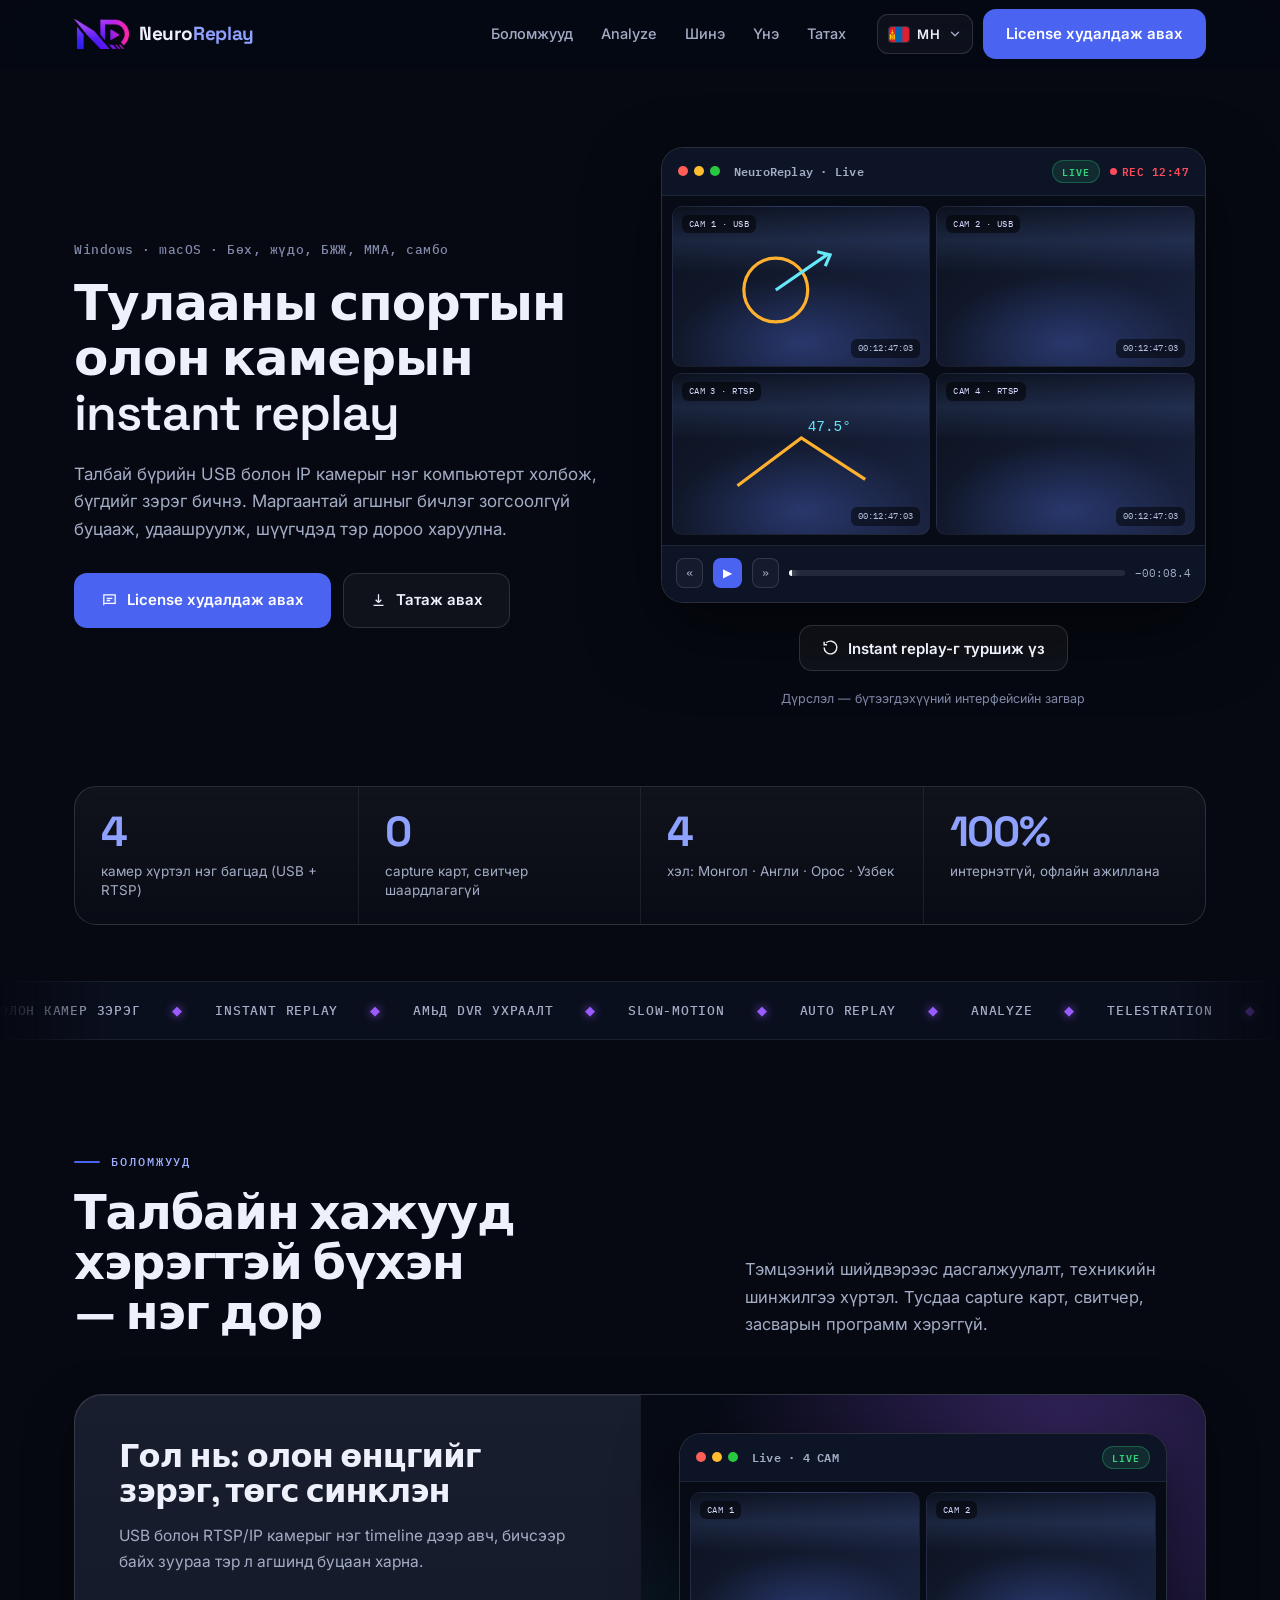
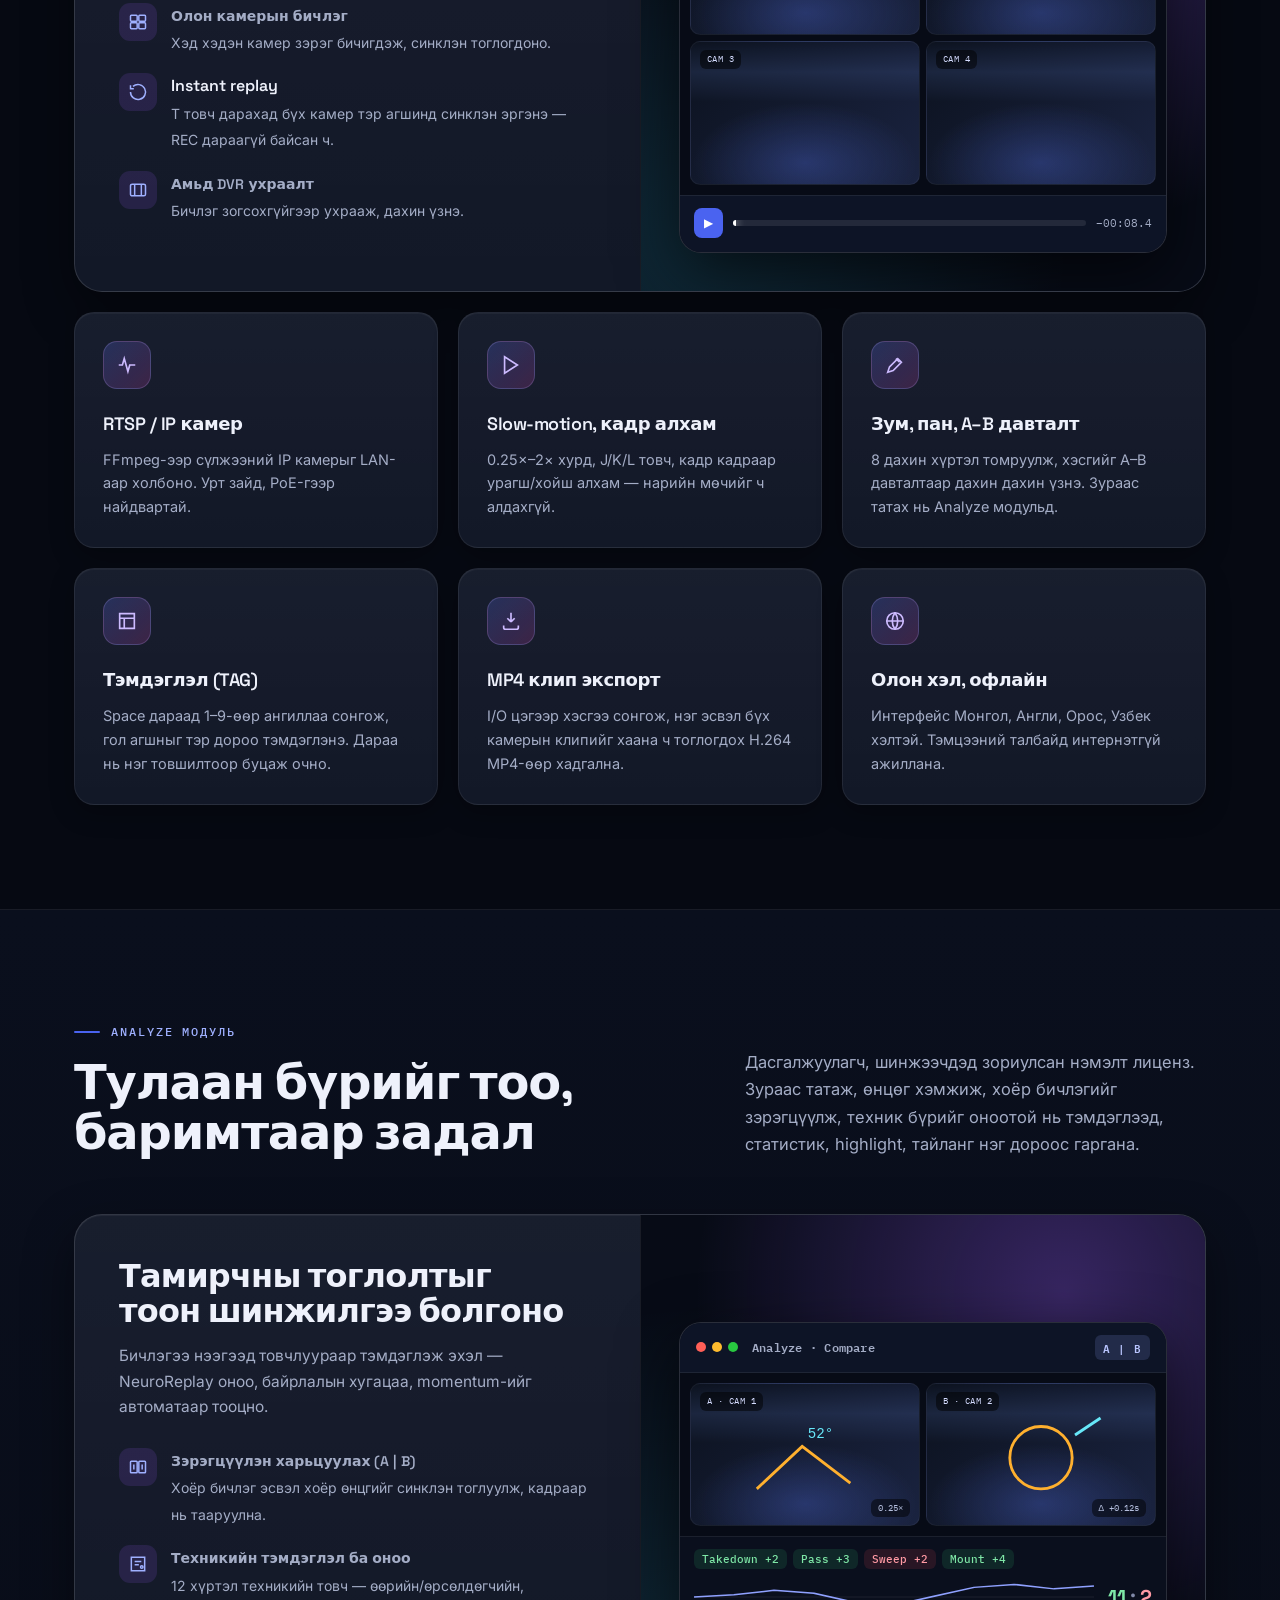
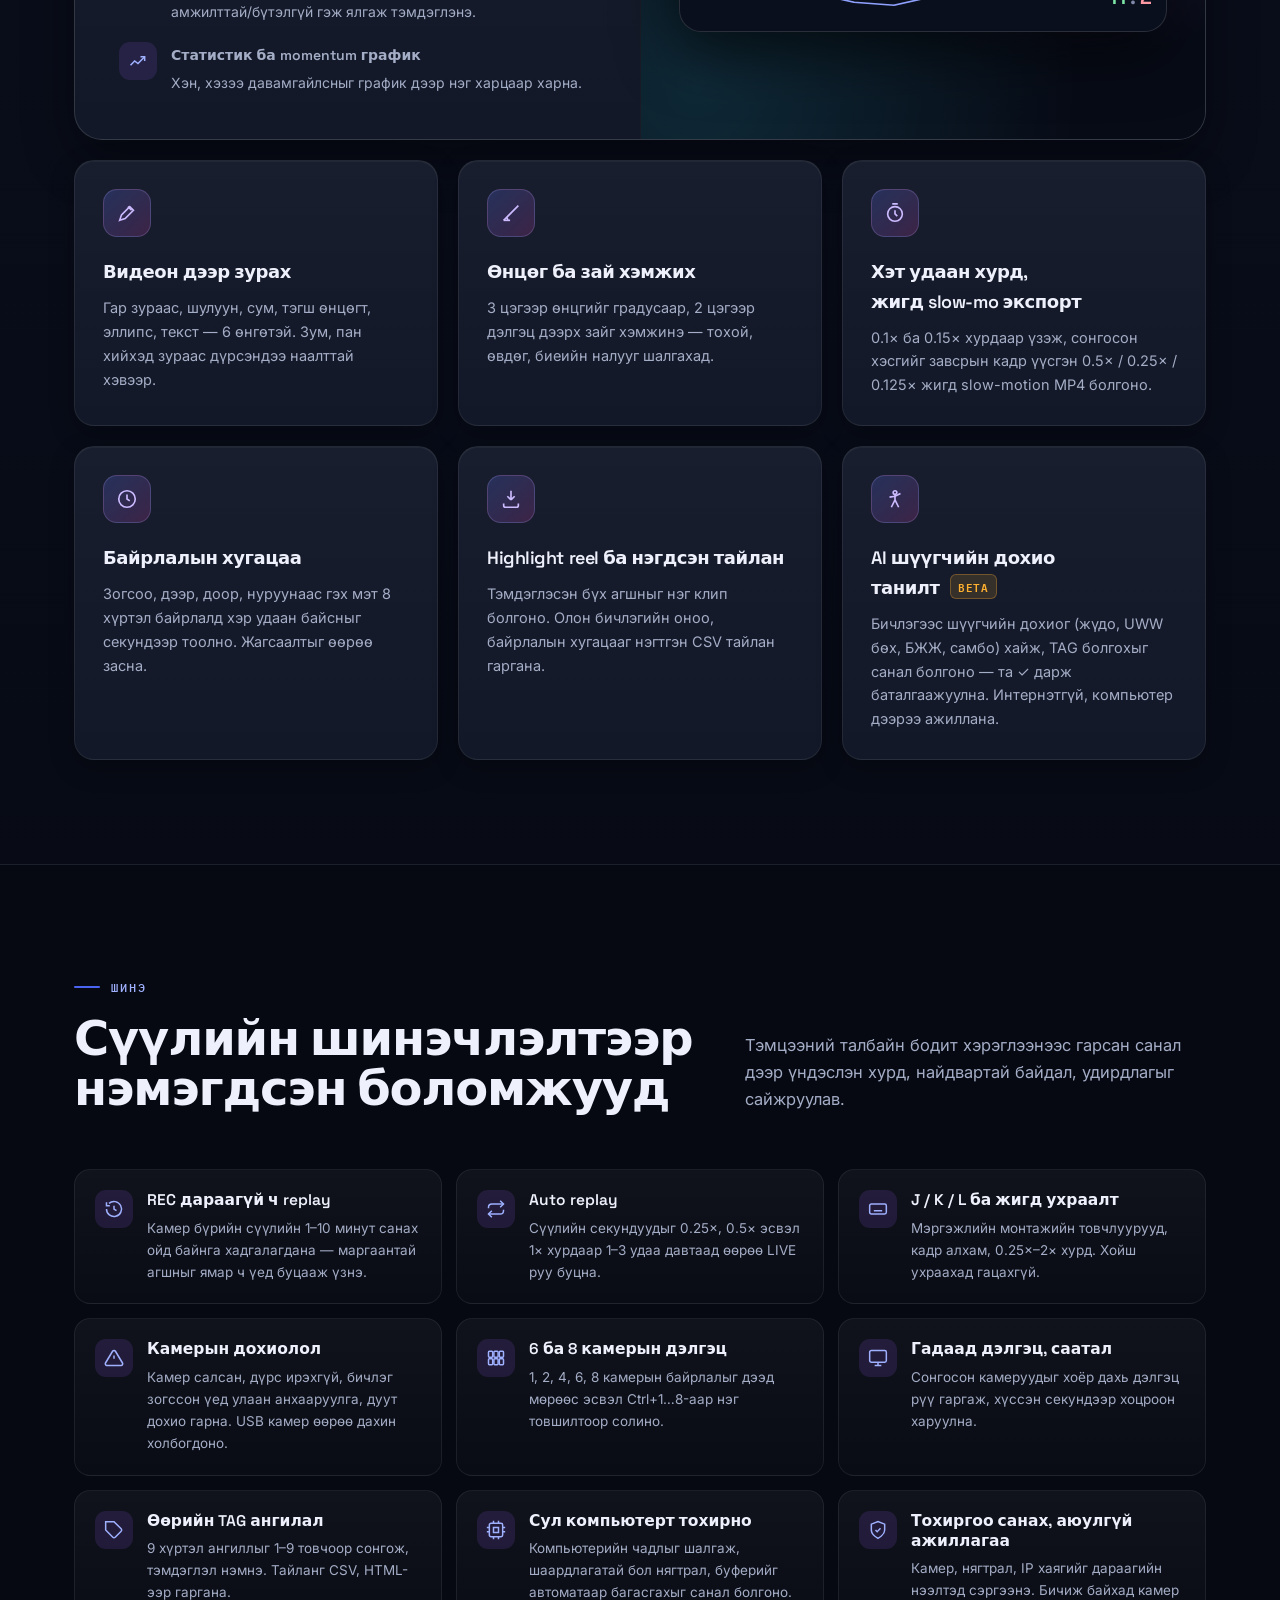
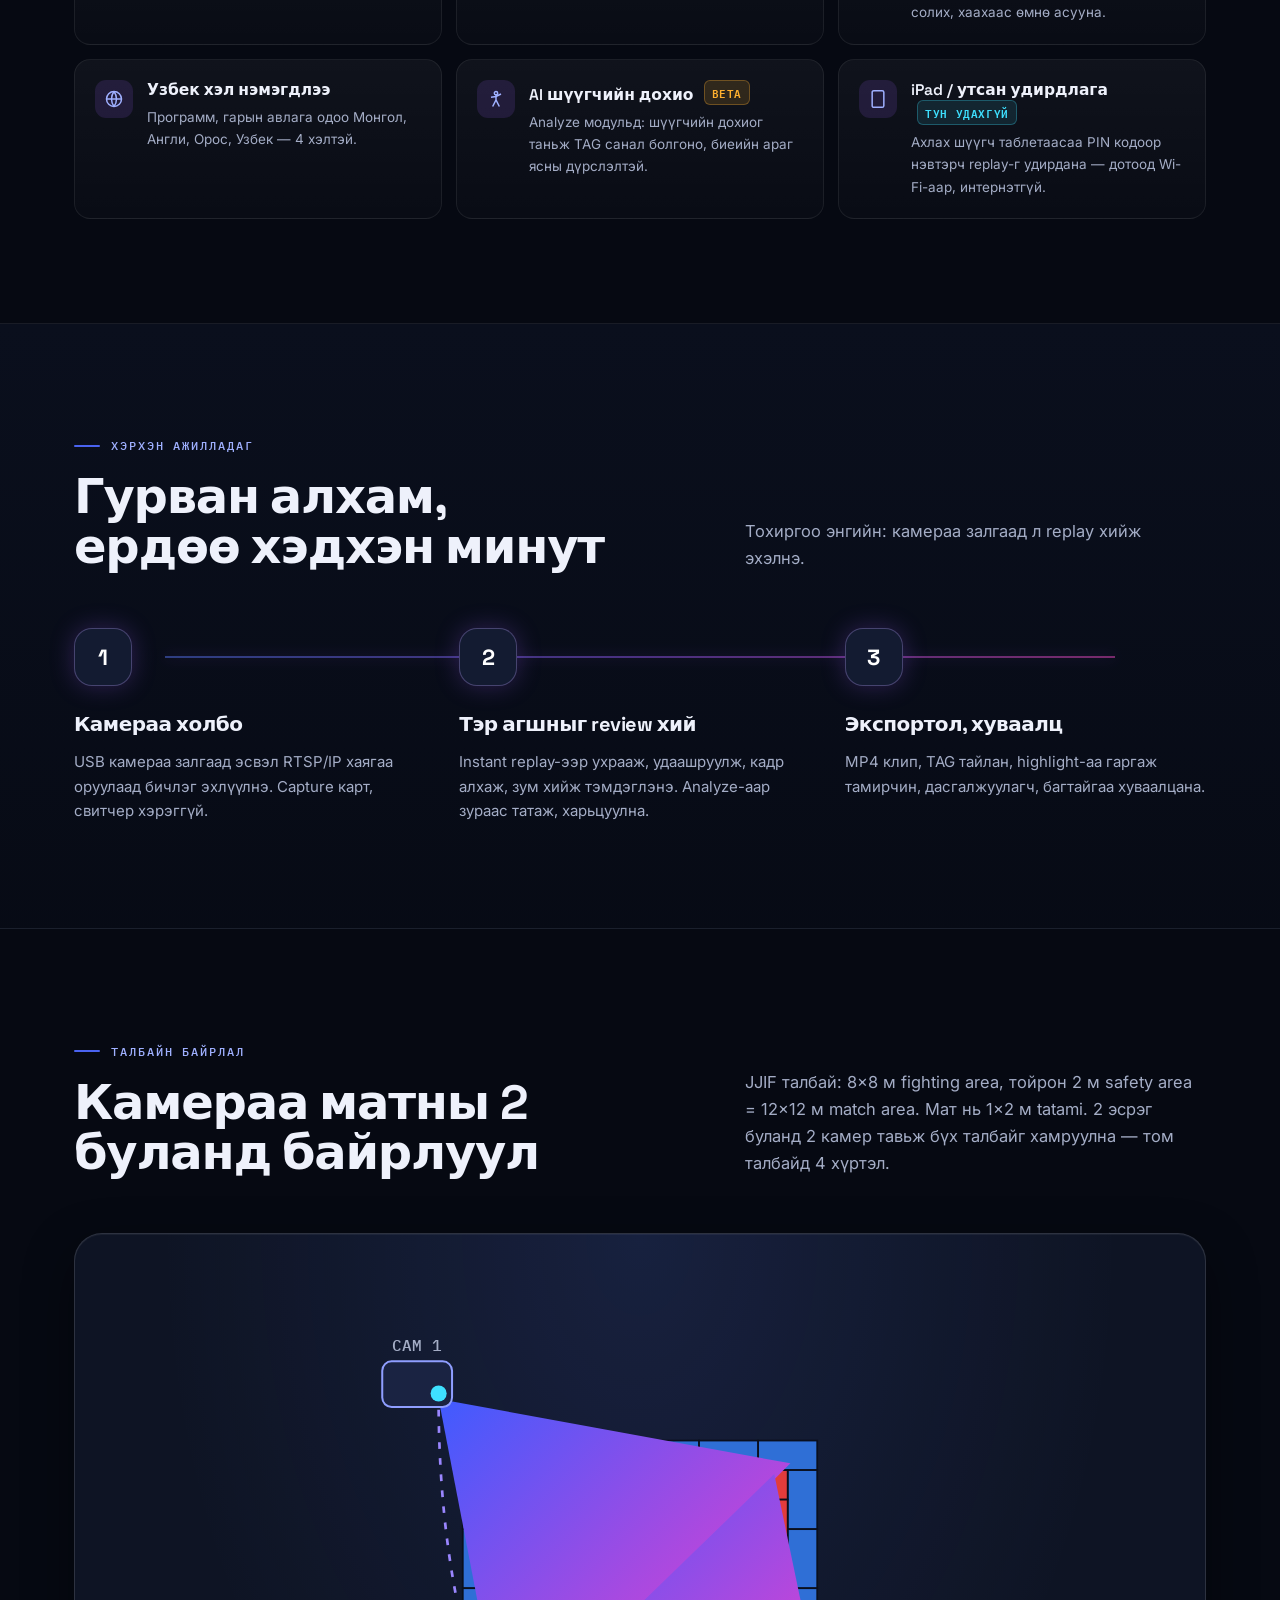
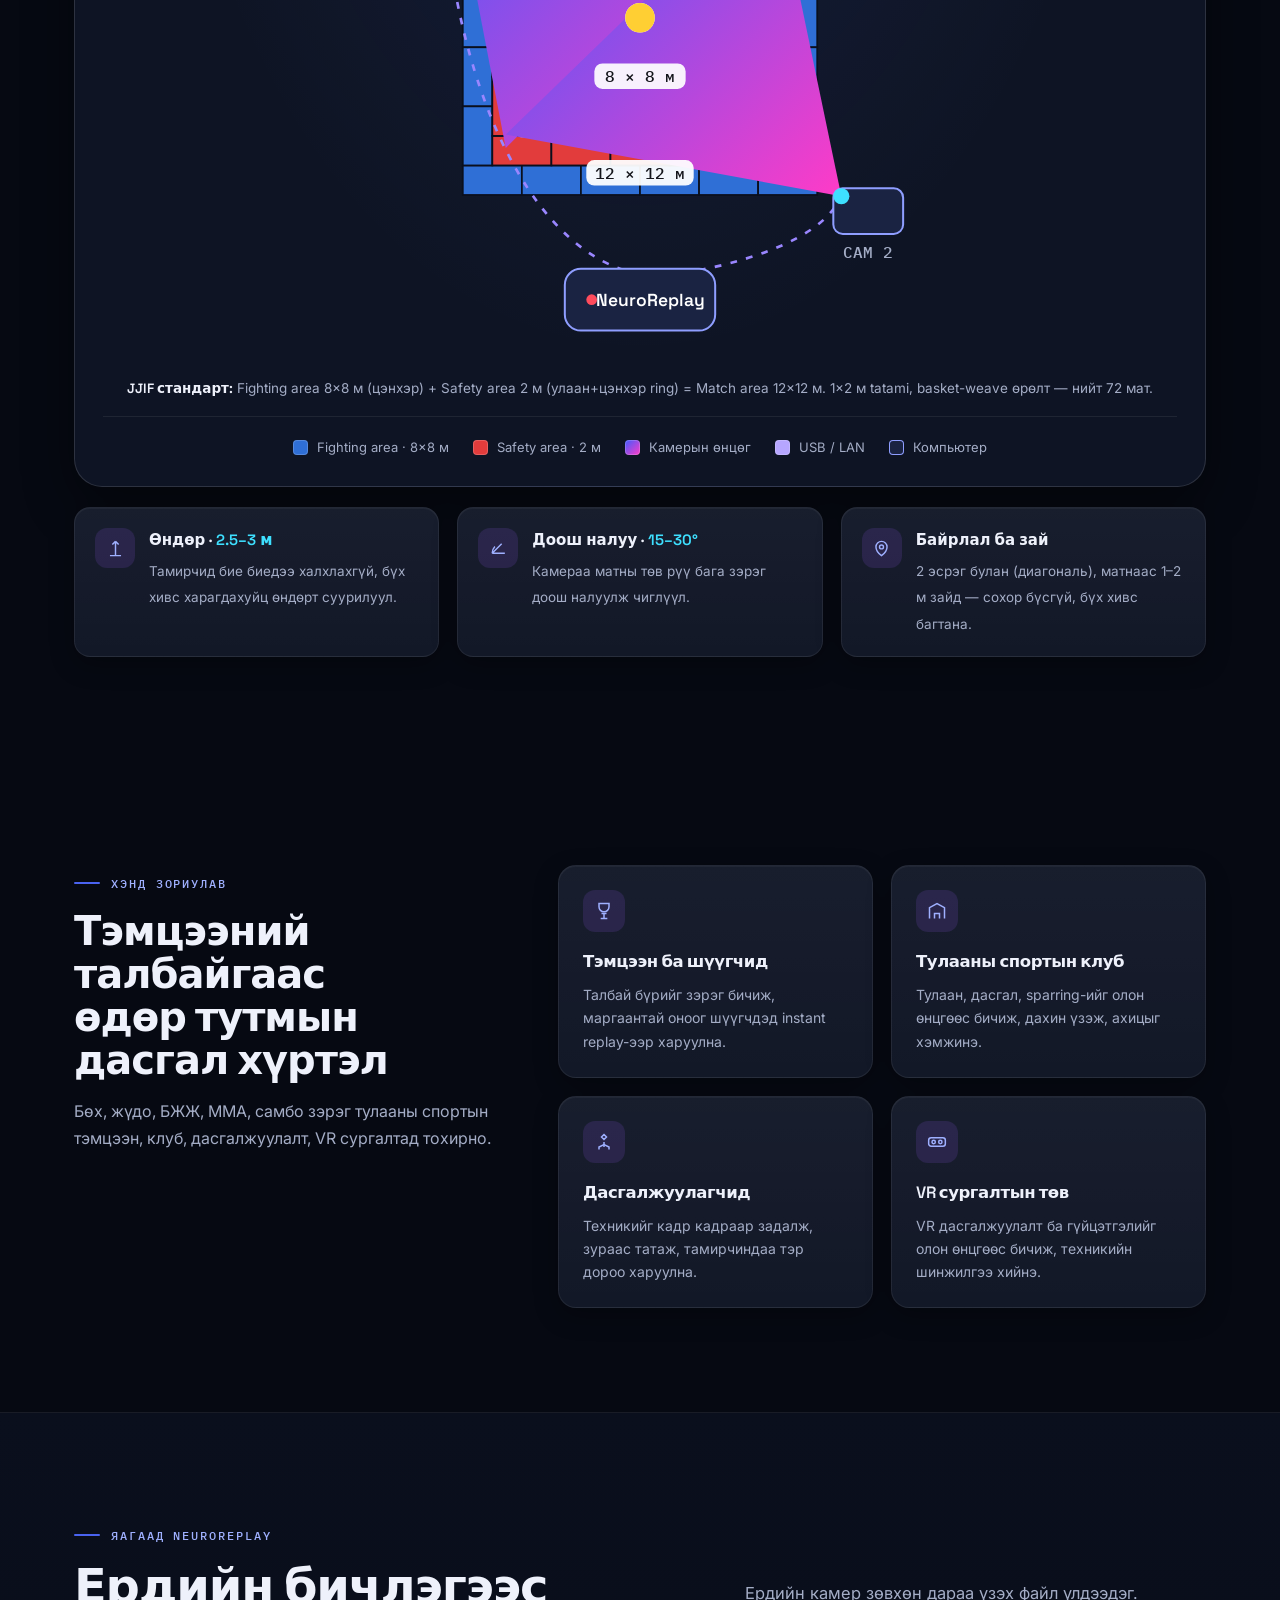
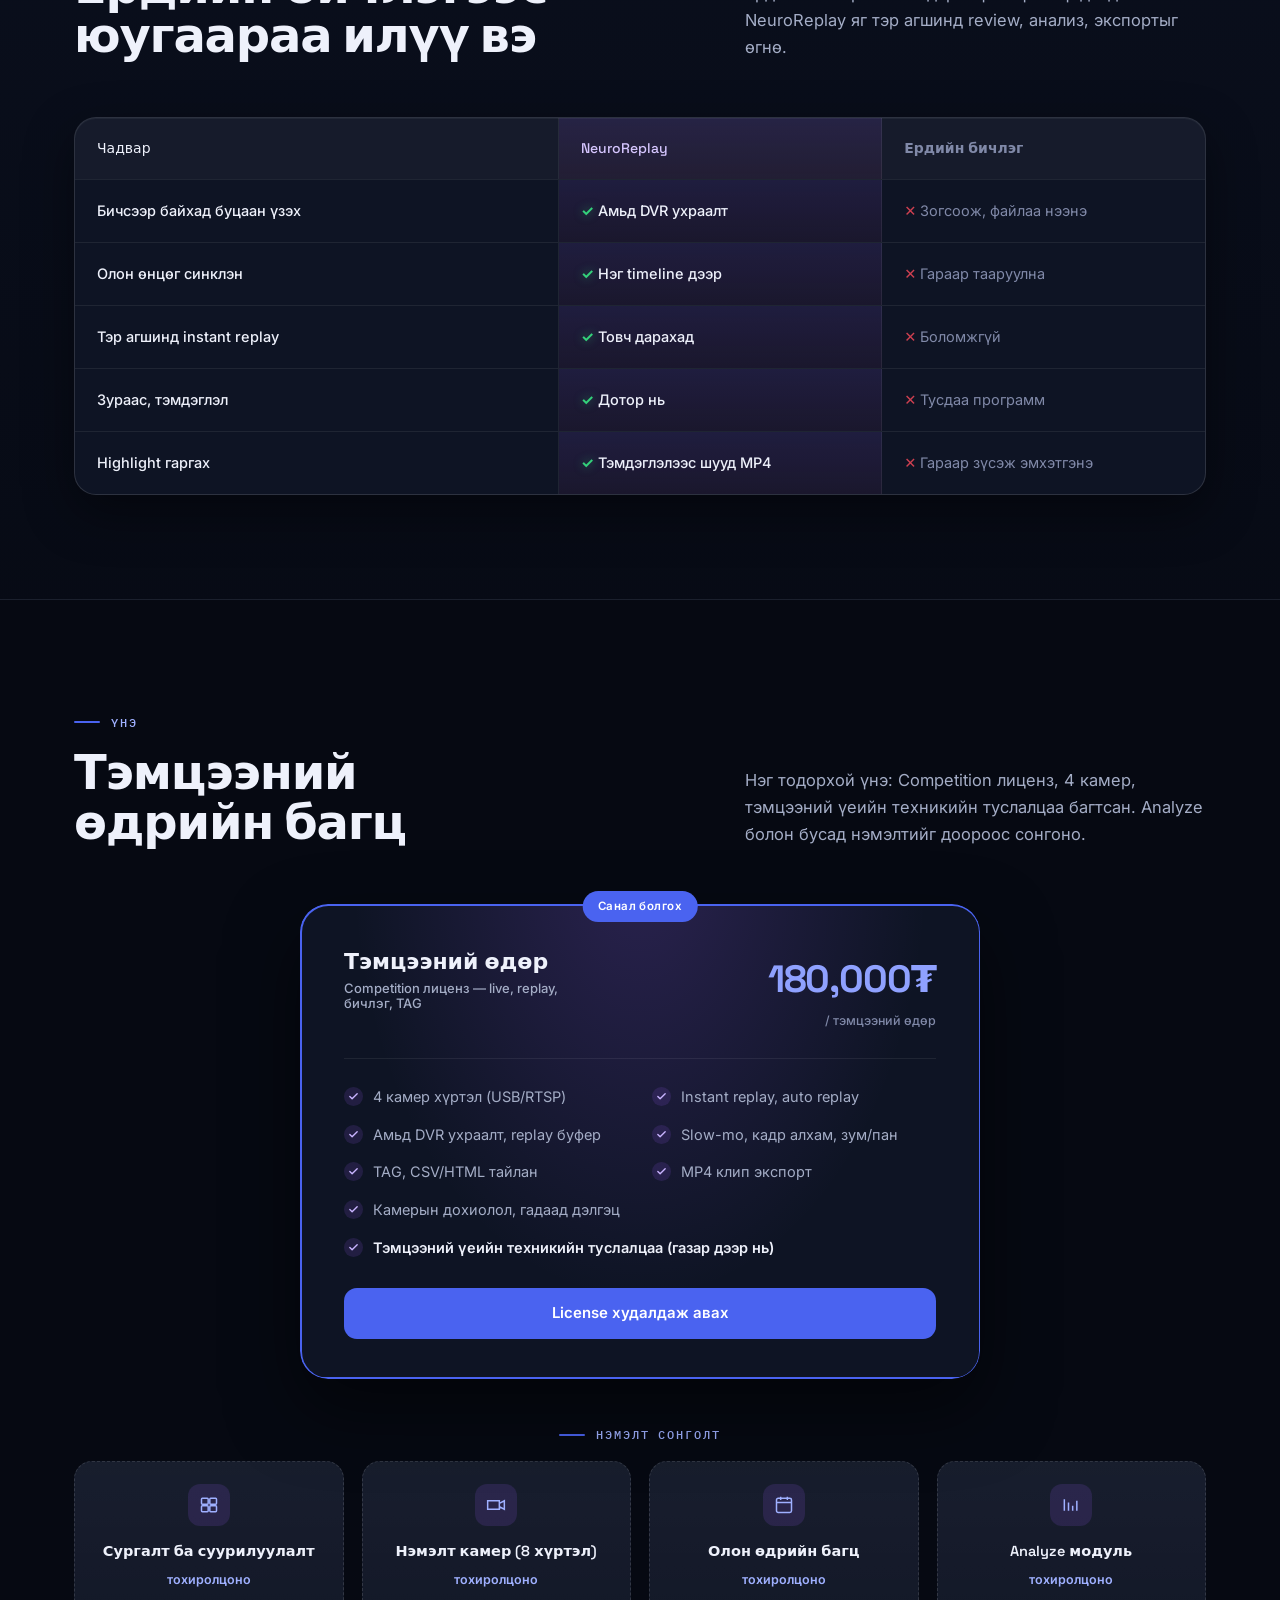
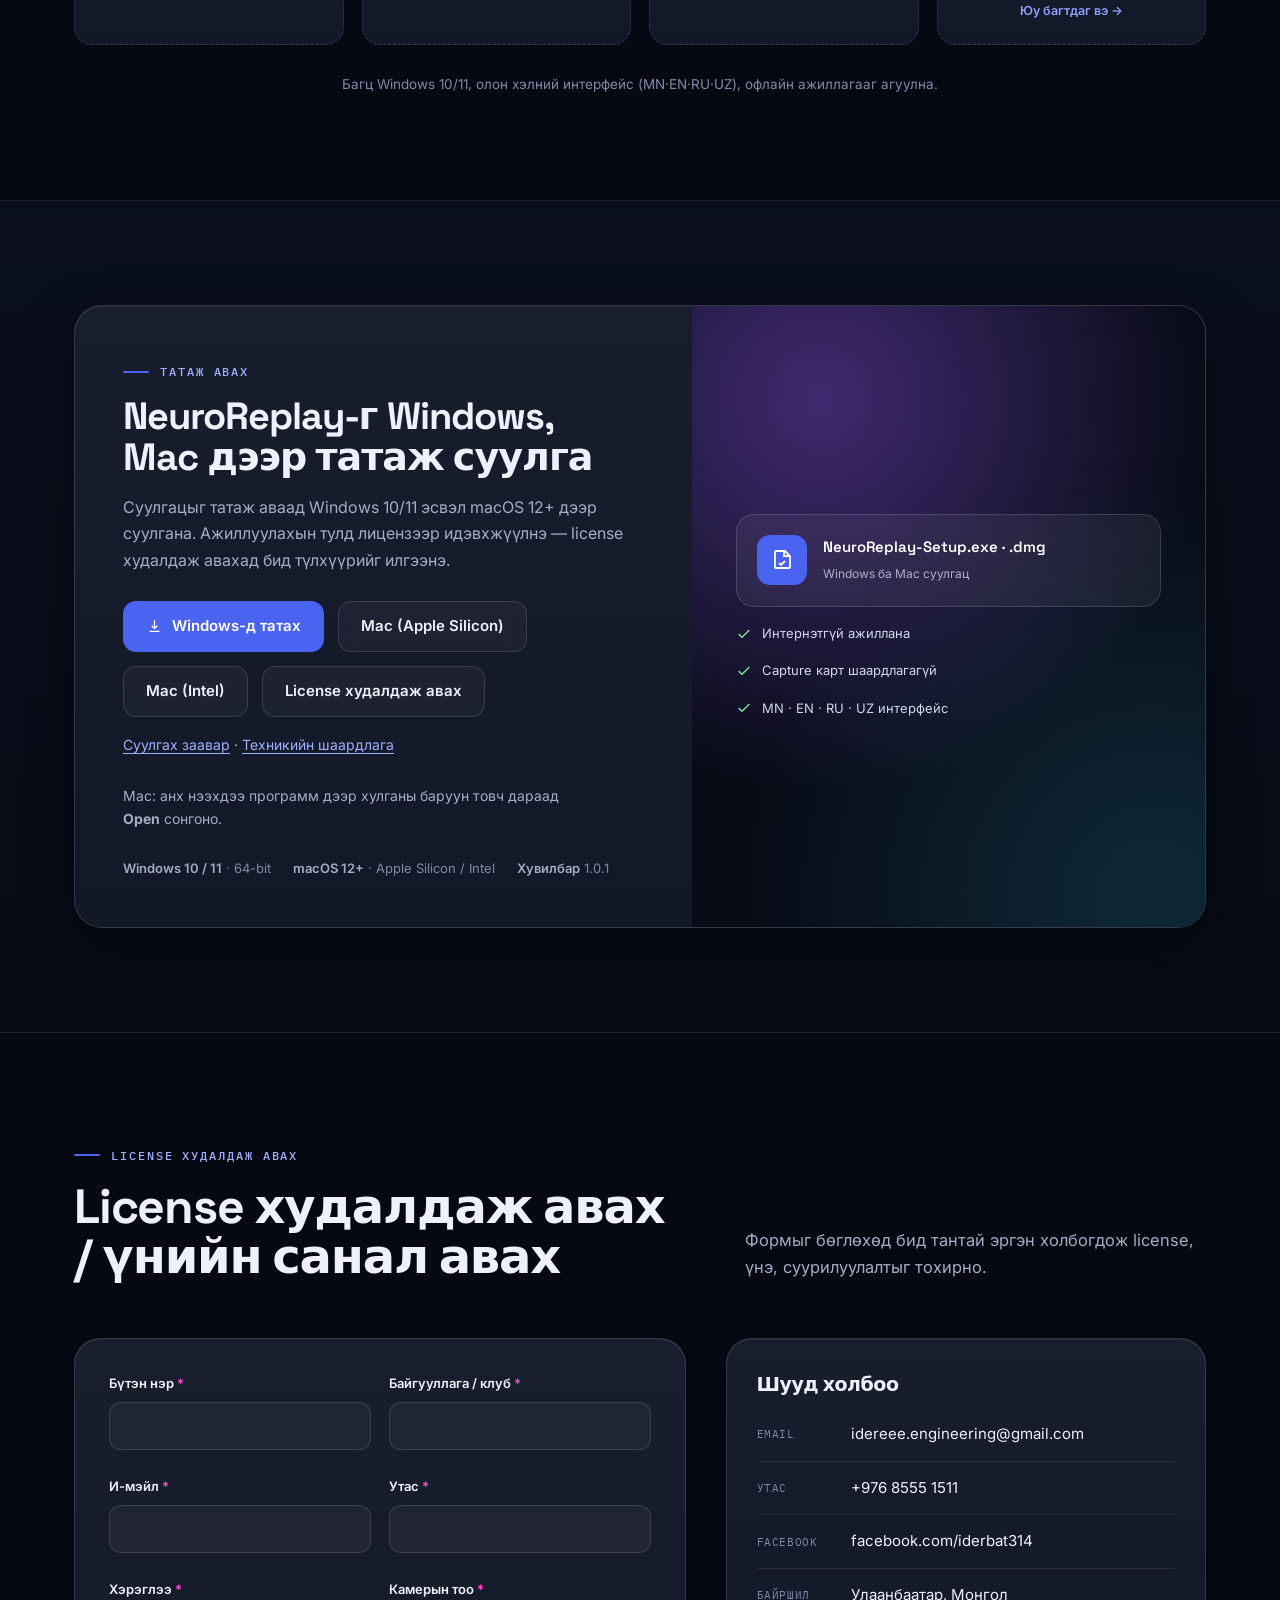
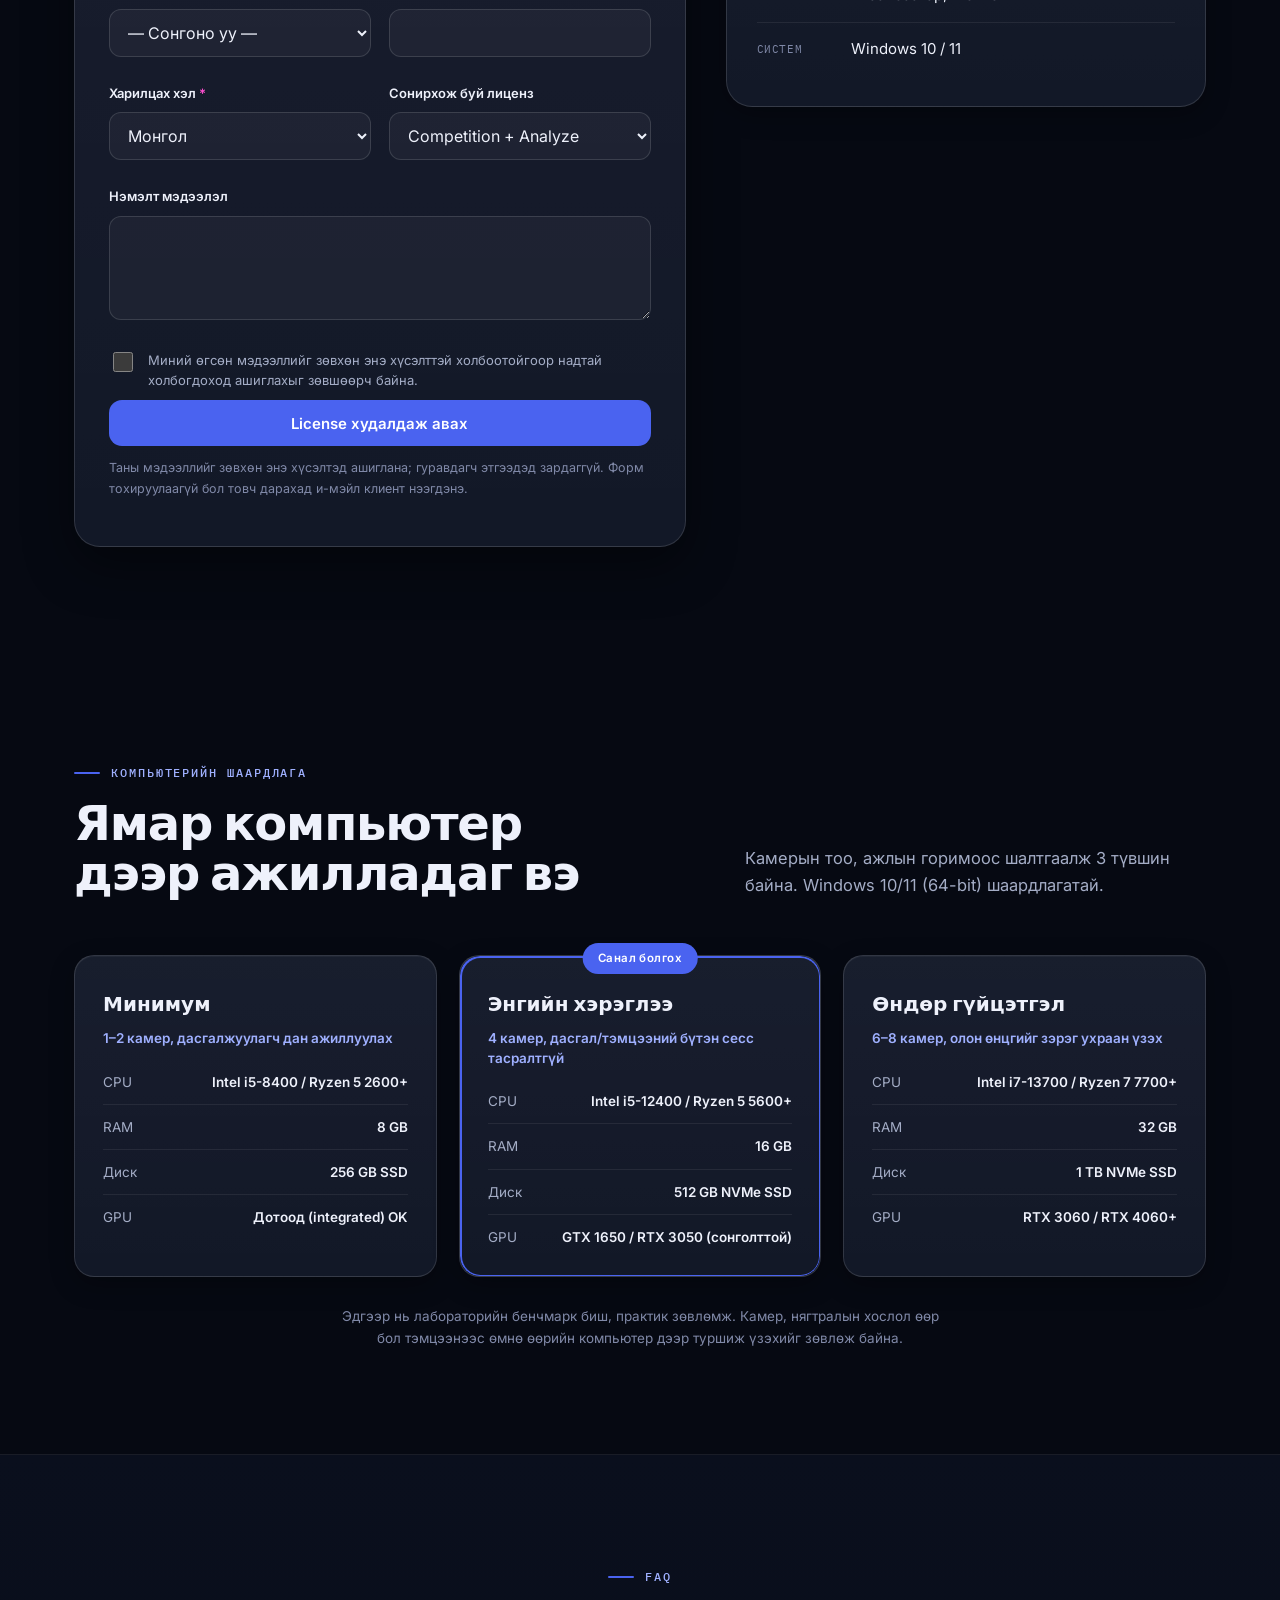
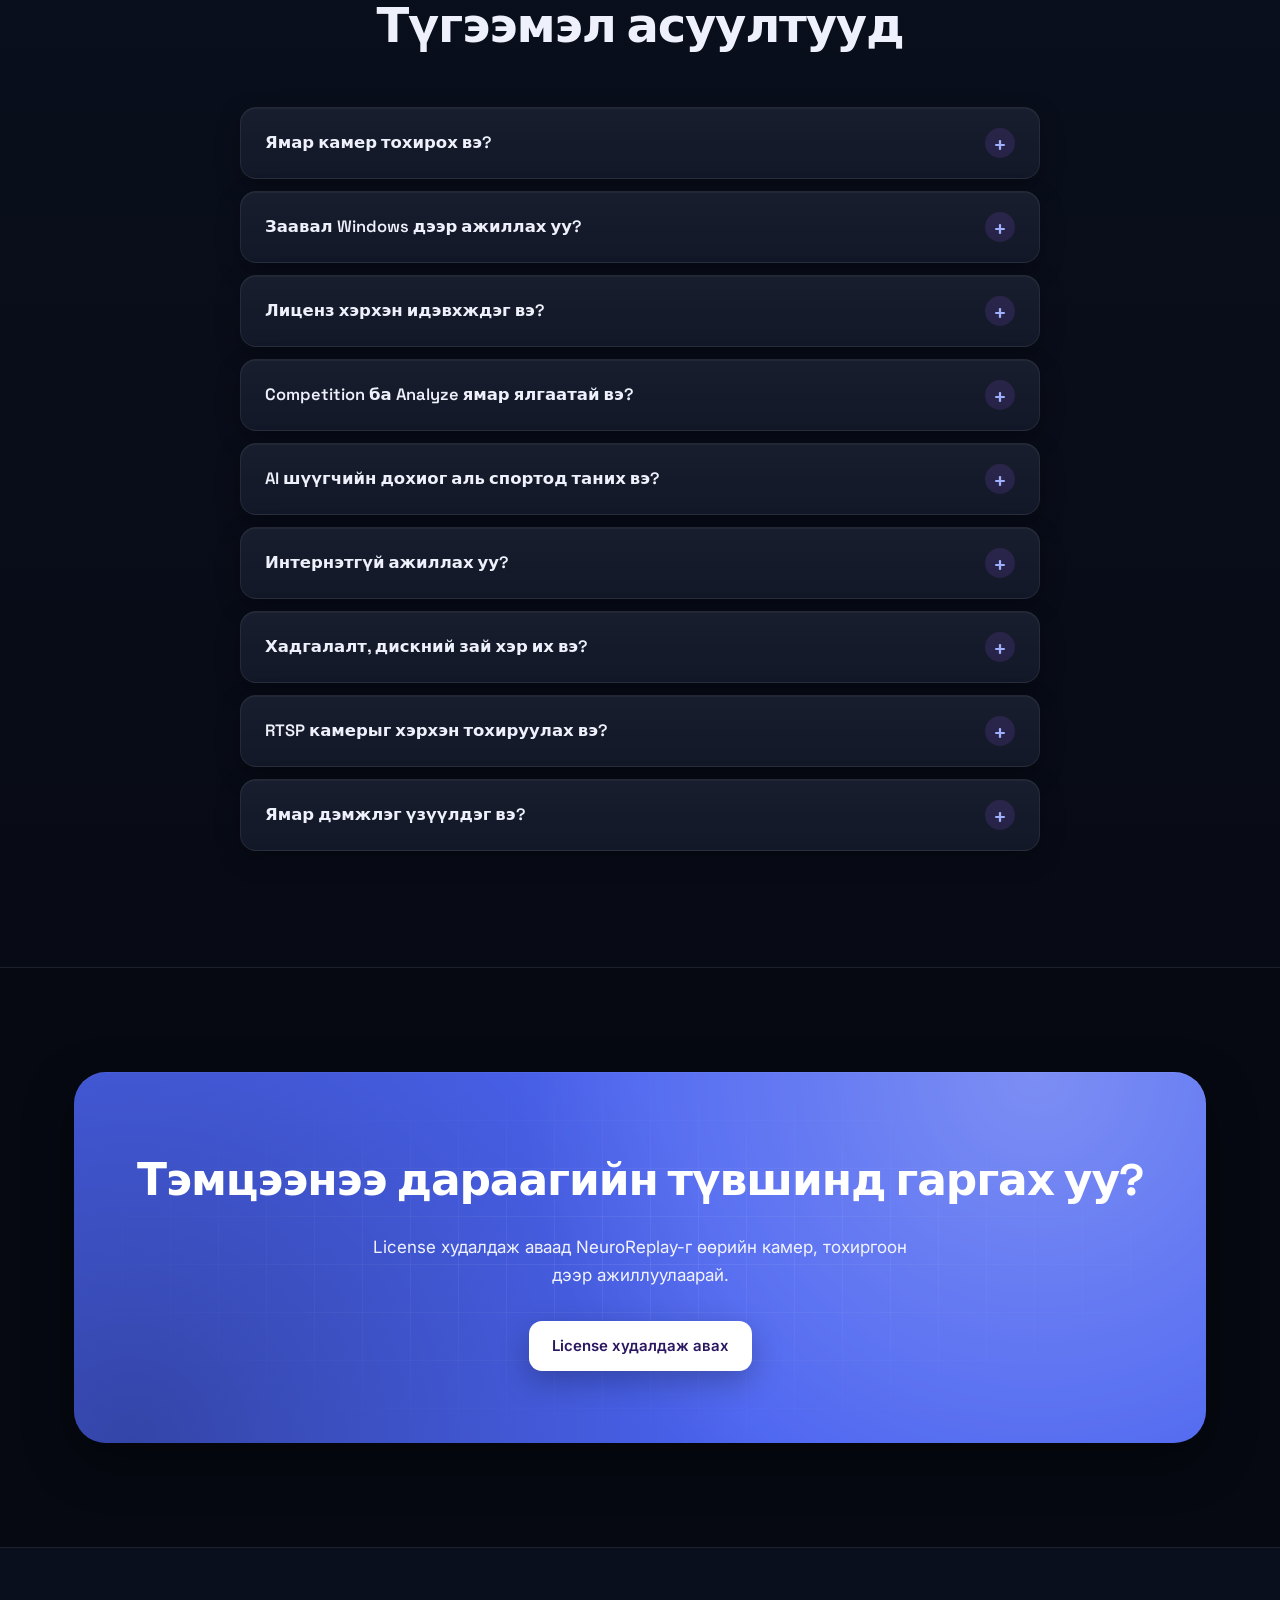
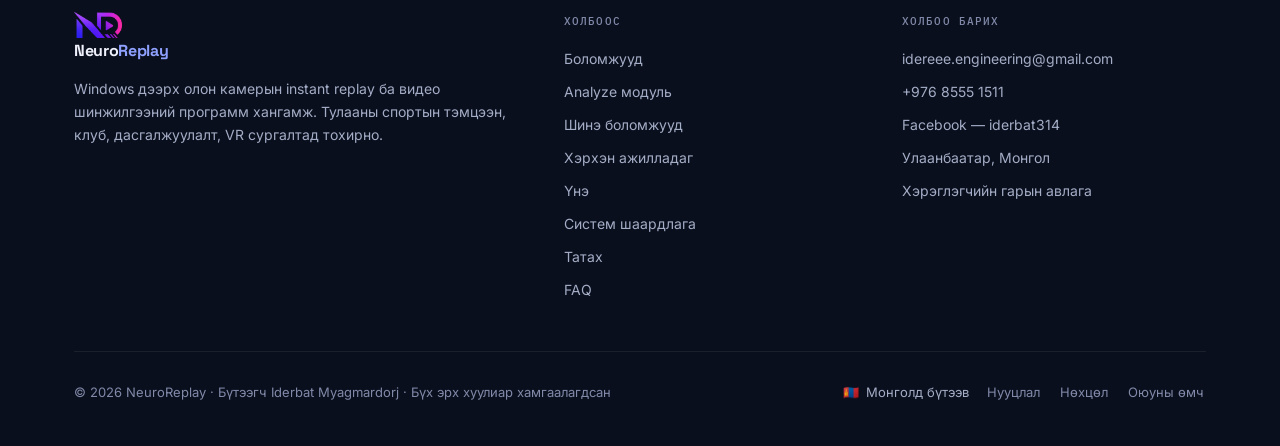
<file: index.html>
<!doctype html>
<html lang="mn" data-copy="mn">
<head>
<meta charset="utf-8" />
<meta name="viewport" content="width=device-width, initial-scale=1" />
<title data-i18n-en="NeuroReplay — Multi-camera Instant Replay & Video Review">NeuroReplay — Олон камерын Instant Replay & Video Review</title>
<meta name="description" data-i18n-en="NeuroReplay — multi-camera instant replay software for Windows. Record USB and RTSP/IP cameras at once with live DVR rewind, slow motion, frame stepping, tagging and MP4 export; the Analyze module adds drawing, comparison and stats. For combat sports, competitions, coaching and VR training." content="NeuroReplay — Windows дээрх олон камерын instant replay программ хангамж. USB болон RTSP/IP камер зэрэг бичиж, амьд DVR ухраалт, slow-motion, кадр алхам, тэмдэглэл, MP4 экспорт, Analyze модульд зураглал, харьцуулалт, статистик. Тулааны спорт, тэмцээн, дасгалжуулалт, VR сургалтад тохирно." />
<meta name="theme-color" content="#060912" />
<meta name="author" content="Iderbat Myagmardorj" />

<meta property="og:type" content="website" />
<meta property="og:title" content="NeuroReplay — Олон камерын Instant Replay & Video Review" />
<meta property="og:description" content="Windows дээрх олон камерын instant replay программ хангамж: USB/RTSP камер зэрэг бичиж, амьд DVR ухраалт, slow-motion, telestration, MP4 экспорт. Тулааны спорт, тэмцээнд тохирно." />
<meta property="og:locale" content="mn_MN" />
<meta property="og:locale:alternate" content="en_US" />
<meta property="og:locale:alternate" content="ru_RU" />
<meta property="og:locale:alternate" content="uz_UZ" />
<meta property="og:site_name" content="NeuroReplay" />
<meta property="og:image" content="assets/og-mark.png" />
<meta name="twitter:card" content="summary_large_image" />
<meta name="twitter:title" content="NeuroReplay — Multi-camera Instant Replay software" />
<meta name="twitter:description" content="Record multiple USB/RTSP cameras on Windows, rewind a live DVR buffer, slow-mo, telestrate, tag and export MP4. Built for combat sports and tournaments." />
<meta name="twitter:image" content="assets/og-mark.png" />

<link rel="icon" href="assets/favicon.ico" sizes="any" />
<link rel="icon" type="image/png" href="assets/neuroreplay-mark.png" />
<link rel="apple-touch-icon" href="assets/apple-touch-icon.png" />

<link rel="preconnect" href="https://fonts.googleapis.com" />
<link rel="preconnect" href="https://fonts.gstatic.com" crossorigin />
<link href="https://fonts.googleapis.com/css2?family=Space+Grotesk:wght@500;600;700&family=Inter:wght@400;450;500;600&family=IBM+Plex+Mono:wght@400;500&display=swap" rel="stylesheet" />

<!--
  NeuroReplay configuration. All values are safe to expose (no secrets here).
  - formEndpoint: POST target for the demo form (Formspree-compatible or custom API).
                  Leave "" and the form falls back to a mailto: link — it never fakes a submit.
  - downloads:    installer URL per platform (windows, macArm, macIntel). /api/download
                  (api/download.js) fetches them from the latest release of the private app
                  repository, so a new version needs no site change. "" hides that button
                  (Windows falls back to the demo form).
-->
<script>
  window.NR_CONFIG = {
    // Demo requests are saved to Supabase (table: demo_requests) via the REST API.
    // The anon key is public by design; row-level security allows anon INSERT only.
    // Admins read the list at /admin/ (logged in). If Supabase is unreachable the
    // form falls back to formEndpoint, then to a mailto: link — it never fakes a submit.
    supabaseUrl: "https://emopxwgbxwibchyiklpw.supabase.co",
    supabaseAnonKey: "eyJhbGciOiJIUzI1NiIsInR5cCI6IkpXVCJ9.eyJpc3MiOiJzdXBhYmFzZSIsInJlZiI6ImVtb3B4d2dieHdpYmNoeWlrbHB3Iiwicm9sZSI6ImFub24iLCJpYXQiOjE3Nzk4MzA2NzIsImV4cCI6MjA5NTQwNjY3Mn0.NewSLFAHdKLk9p-leBVeRsOgP6LAWZao5aaurbm1JK8",
    formEndpoint: "",
    contactEmail: "idereee.engineering@gmail.com",
    manualUrl: "help.html",
    downloads: {
      windows:  "/api/download?os=windows",
      macArm:   "/api/download?os=mac-arm64",
      macIntel: "/api/download?os=mac-x64"
    },
    version: "1.0.1",
    fileSize: ""     // e.g. "140 MB"
  };
</script>

<script>
  // Preloader: once per session, never for reduced-motion. Hard fallback after 4s so the page can't stay covered.
  (function () {
    try {
      if (window.matchMedia('(prefers-reduced-motion: reduce)').matches || sessionStorage.getItem('nr.loader')) return;
      sessionStorage.setItem('nr.loader', '1');
    } catch (e) { return; }
    var r = document.documentElement;
    r.classList.add('is-loading');
    setTimeout(function () { r.classList.remove('is-loading'); }, 4000);
  })();
</script>
<link rel="stylesheet" href="styles.css" />
</head>
<body>

<div class="loader" id="loader" aria-hidden="true">
  <div class="loader__in">
    <div class="loader__logo">
      <img src="assets/neuroreplay-mark.png" alt="" width="88" height="48" />
      <span class="loader__ring"></span>
    </div>
    <div class="loader__brand">Neuro<em>Replay</em></div>
    <div class="loader__state">
      <span class="loader__rew"><svg viewBox="0 0 24 24" fill="none" stroke="currentColor" stroke-width="2"><path d="M11 6l-8 6 8 6zM21 6l-8 6 8 6z"/></svg><b id="loaderTc">−00:08.4</b></span>
      <span class="loader__play"><svg viewBox="0 0 24 24" fill="currentColor"><path d="M6 4l14 8-14 8z"/></svg><b>REPLAY</b></span>
    </div>
    <div class="loader__track"><div class="loader__fill"></div></div>
  </div>
</div>

<a class="skip" href="#features"><span data-mn>Агуулга руу шилжих</span><span data-en>Skip to content</span></a>

<!-- ══ NAV ══ -->
<nav class="nav" id="nav">
  <div class="wrap nav__in">
    <a class="brand" href="#top" aria-label="NeuroReplay — home"><img class="brand__mark" src="assets/neuroreplay-mark.png" alt="" width="55" height="30" /><span>Neuro<em>Replay</em></span></a>
    <div class="nav__spacer"></div>
    <div class="nav__links" id="navLinks">
      <a href="#features"><span data-mn>Боломжууд</span><span data-en>Features</span></a>
      <a href="#analyze">Analyze</a>
      <a href="#new"><span data-mn>Шинэ</span><span data-en>What's new</span></a>
      <a href="#pricing"><span data-mn>Үнэ</span><span data-en>Pricing</span></a>
      <a href="#download"><span data-mn>Татах</span><span data-en>Download</span></a>
      <a class="nav__opt" href="#faq">FAQ</a>
      <a class="nav__opt" href="help.html"><span data-mn>Гарын авлага</span><span data-en>Help</span></a>
    </div>
    <div class="nav__tools">
      <div data-lang-switch></div>
      <a class="btn btn--primary" href="#order"><span data-mn>License худалдаж авах</span><span data-en>Buy a license</span></a>
      <button class="hamb" id="hamb" type="button" aria-label="Цэс" aria-expanded="false" aria-controls="mobileMenu">
        <svg viewBox="0 0 24 24" fill="none" stroke="currentColor" stroke-width="2" aria-hidden="true"><path d="M4 7h16M4 12h16M4 17h16"/></svg>
      </button>
    </div>
  </div>
  <div class="progress" id="progress" aria-hidden="true"></div>
  <div class="mobile-menu" id="mobileMenu">
    <a href="#features"><span data-mn>Боломжууд</span><span data-en>Features</span></a>
    <a href="#analyze">Analyze</a>
    <a href="#new"><span data-mn>Шинэ</span><span data-en>What's new</span></a>
    <a href="#how"><span data-mn>Хэрхэн ажилладаг</span><span data-en>How it works</span></a>
    <a href="#pricing"><span data-mn>Үнэ</span><span data-en>Pricing</span></a>
    <a href="#download"><span data-mn>Татах</span><span data-en>Download</span></a>
    <a href="#faq">FAQ</a>
    <a href="help.html"><span data-mn>Гарын авлага</span><span data-en>Help</span></a>
    <a href="competition.html"><span data-mn>Тэмцээний заавар</span><span data-en>Competition guide</span></a>
    <a class="btn btn--primary" href="#order"><span data-mn>License худалдаж авах</span><span data-en>Buy a license</span></a>
  </div>
</nav>

<div id="top"></div>

<!-- ══ HERO ══ -->
<header class="hero">
  <div class="hero__bg" aria-hidden="true"></div>
  <div class="wrap hero__grid">
    <div class="hero__intro">
      <p class="hero__eyebrow">Windows · macOS · <span data-mn>Бөх, жүдо, БЖЖ, MMA, самбо</span><span data-en>Wrestling, judo, BJJ, MMA, sambo</span></p>
      <h1><span data-mn>Тулааны спортын олон камерын instant replay</span><span data-en>Multi-camera instant replay for combat sports</span></h1>
      <p class="lead">
        <span data-mn>Талбай бүрийн USB болон IP камерыг нэг компьютерт холбож, бүгдийг зэрэг бичнэ. Маргаантай агшныг бичлэг зогсоолгүй буцааж, удаашруулж, шүүгчдэд тэр дороо харуулна.</span>
        <span data-en>Connect the USB and IP cameras around each mat to one PC and record them all at once. Rewind a disputed moment without stopping the recording, slow it down and show it to the officials on the spot.</span>
      </p>
      <div class="hero__cta">
        <a class="btn btn--primary" href="#order">
          <svg viewBox="0 0 24 24" fill="none" stroke="currentColor" stroke-width="1.8" aria-hidden="true"><path d="M4 4h16v12H5.2L4 17.2z"/><path d="M8 9h8M8 12h5"/></svg>
          <span data-mn>License худалдаж авах</span><span data-en>Buy a license</span>
        </a>
        <a class="btn btn--ghost" href="#download">
          <svg viewBox="0 0 24 24" fill="none" stroke="currentColor" stroke-width="1.8" aria-hidden="true"><path d="M12 3v12m0 0l-4-4m4 4l4-4"/><path d="M5 19h14"/></svg>
          <span data-mn>Татаж авах</span><span data-en>Download</span>
        </a>
      </div>
    </div>

    <div class="rig-wrap" id="rigWrap">
      <div class="rig" role="img" aria-label="NeuroReplay software mockup: four camera feeds with REC state, timeline, replay offset and telestration">
        <div class="rig__top">
          <span class="rig__dots"><i></i><i></i><i></i></span>
          <span class="rig__name">NeuroReplay · Live</span>
          <span class="rig__state"><span class="chip-live">LIVE</span><span class="chip-rec">REC 12:47</span></span>
        </div>
        <div class="rig__grid">
          <span class="slowmo" aria-hidden="true">REPLAY · SLOW-MO</span>
          <div class="cam"><span class="cam__tag">CAM 1 · USB</span><span class="cam__tc">00:12:47:03</span>
            <div class="cam__mark"><svg viewBox="0 0 160 100" aria-hidden="true"><circle cx="64" cy="52" r="20" fill="none" stroke="#ffb02e" stroke-width="2"/><path d="M64 52 L96 30" stroke="#67e8f9" stroke-width="2" fill="none"/><path d="M90 28 l8 2 -3 7" stroke="#67e8f9" stroke-width="2" fill="none"/></svg></div>
          </div>
          <div class="cam"><span class="cam__tag">CAM 2 · USB</span><span class="cam__tc">00:12:47:03</span></div>
          <div class="cam"><span class="cam__tag">CAM 3 · RTSP</span><span class="cam__tc">00:12:47:03</span>
            <div class="cam__mark"><svg viewBox="0 0 160 100" aria-hidden="true"><path d="M40 70 L80 40 L120 66" fill="none" stroke="#ffb02e" stroke-width="2"/><text x="84" y="36" fill="#67e8f9" font-family="monospace" font-size="9">47.5°</text></svg></div>
          </div>
          <div class="cam"><span class="cam__tag">CAM 4 · RTSP</span><span class="cam__tc">00:12:47:03</span></div>
        </div>
        <div class="rig__bar">
          <span class="rig__btn" aria-hidden="true">«</span>
          <span class="rig__btn play" aria-hidden="true">▶</span>
          <span class="rig__btn" aria-hidden="true">»</span>
          <div class="rig__track"><div class="rig__fill"></div><div class="rig__head"></div></div>
          <span class="rig__tc">−00:08.4</span>
        </div>
      </div>
      <div class="replay-demo">
        <button class="btn btn--ghost replay-btn" id="replayBtn" type="button" aria-pressed="false">
          <svg viewBox="0 0 24 24" fill="none" stroke="currentColor" stroke-width="2" aria-hidden="true"><path d="M3 12a9 9 0 1 0 3-6.7"/><path d="M3 4v4h4"/></svg>
          <span class="rb-idle"><span data-mn>Instant replay-г туршиж үз</span><span data-en>Try the instant replay</span></span>
          <span class="rb-live"><span data-mn>LIVE рүү буцах</span><span data-en>Back to LIVE</span></span>
        </button>
      </div>
      <p class="rig__caption"><span data-mn>Дүрслэл — бүтээгдэхүүний интерфейсийн загвар</span><span data-en>Illustration — labelled product interface mockup</span></p>
    </div>
  </div>

  <div class="wrap">
    <div class="hero__stats reveal">
      <div class="stat"><b>4</b><span><span data-mn>камер хүртэл нэг багцад (USB + RTSP)</span><span data-en>cameras per package (USB + RTSP)</span></span></div>
      <div class="stat"><b>0</b><span><span data-mn>capture карт, свитчер шаардлагагүй</span><span data-en>capture cards or switchers needed</span></span></div>
      <div class="stat"><b>4</b><span><span data-mn>хэл: Монгол · Англи · Орос · Узбек</span><span data-en>languages: Mongolian · English · Russian · Uzbek</span></span></div>
      <div class="stat"><b>100%</b><span><span data-mn>интернэтгүй, офлайн ажиллана</span><span data-en>offline — no internet needed</span></span></div>
    </div>
  </div>
</header>

<!-- ══ TAPE ══ -->
<div class="tape" aria-hidden="true">
  <div class="tape__in">
    <span><b>Олон камер зэрэг</b> <i>◆</i> <b>Instant replay</b> <i>◆</i> <b>Амьд DVR ухраалт</b> <i>◆</i> <b>Slow-motion</b> <i>◆</i> <b>Auto replay</b> <i>◆</i> <b>Analyze</b> <i>◆</i> <b>Telestration</b> <i>◆</i> <b>RTSP / IP</b> <i>◆</i> <b>MP4 экспорт</b> <i>◆</i> <b>Офлайн</b> <i>◆</i></span>
    <span><b>Олон камер зэрэг</b> <i>◆</i> <b>Instant replay</b> <i>◆</i> <b>Амьд DVR ухраалт</b> <i>◆</i> <b>Slow-motion</b> <i>◆</i> <b>Auto replay</b> <i>◆</i> <b>Analyze</b> <i>◆</i> <b>Telestration</b> <i>◆</i> <b>RTSP / IP</b> <i>◆</i> <b>MP4 экспорт</b> <i>◆</i> <b>Офлайн</b> <i>◆</i></span>
  </div>
</div>

<!-- ══ FEATURES ══ -->
<section id="features">
  <div class="wrap">
    <div class="sec-head reveal">
      <div>
        <span class="kicker"><span data-mn>Боломжууд</span><span data-en>Capabilities</span></span>
        <h2><span data-mn>Талбайн хажууд хэрэгтэй бүхэн — нэг дор</span><span data-en>Everything the mat needs — in one place</span></h2>
      </div>
      <p><span data-mn>Тэмцээний шийдвэрээс дасгалжуулалт, техникийн шинжилгээ хүртэл. Тусдаа capture карт, свитчер, засварын программ хэрэггүй.</span><span data-en>From match-day calls to coaching and technical analysis — no separate capture card, switcher or editing suite.</span></p>
    </div>

    <div class="spotlight reveal">
      <div class="spotlight__body">
        <h3><span data-mn>Гол нь: олон өнцгийг зэрэг, төгс синклэн</span><span data-en>The core: every angle at once, in perfect sync</span></h3>
        <p><span data-mn>USB болон RTSP/IP камерыг нэг timeline дээр авч, бичсээр байх зуураа тэр л агшинд буцаан харна.</span><span data-en>Pull USB and RTSP/IP cameras onto one timeline and replay the exact moment while it keeps recording.</span></p>
        <div class="spot-list">
          <div class="it">
            <svg viewBox="0 0 24 24" fill="none" stroke="currentColor" stroke-width="1.8" aria-hidden="true"><rect x="3" y="4" width="8" height="7" rx="1"/><rect x="13" y="4" width="8" height="7" rx="1"/><rect x="3" y="13" width="8" height="7" rx="1"/><rect x="13" y="13" width="8" height="7" rx="1"/></svg>
            <div><b><span data-mn>Олон камерын бичлэг</span><span data-en>Multi-camera recording</span></b><span data-mn>Хэд хэдэн камер зэрэг бичигдэж, синклэн тоглогдоно.</span><span data-en>Several cameras recorded and replayed in sync.</span></div>
          </div>
          <div class="it">
            <svg viewBox="0 0 24 24" fill="none" stroke="currentColor" stroke-width="1.8" aria-hidden="true"><path d="M3 12a9 9 0 1 0 3-6.7"/><path d="M3 4v4h4"/></svg>
            <div><b>Instant replay</b><span data-mn>T товч дарахад бүх камер тэр агшинд синклэн эргэнэ — REC дараагүй байсан ч.</span><span data-en>Press T and every camera jumps back to the same moment in sync — even without REC.</span></div>
          </div>
          <div class="it">
            <svg viewBox="0 0 24 24" fill="none" stroke="currentColor" stroke-width="1.8" aria-hidden="true"><rect x="3" y="5" width="18" height="14" rx="2"/><path d="M8 5v14M16 5v14"/></svg>
            <div><b><span data-mn>Амьд DVR ухраалт</span><span data-en>Live DVR rewind</span></b><span data-mn>Бичлэг зогсохгүйгээр ухрааж, дахин үзнэ.</span><span data-en>Rewind without stopping the recording.</span></div>
          </div>
        </div>
      </div>
      <div class="spotlight__visual">
        <div class="rig" aria-hidden="true">
          <div class="rig__top"><span class="rig__dots"><i></i><i></i><i></i></span><span class="rig__name">Live · 4 CAM</span><span class="rig__state"><span class="chip-live">LIVE</span></span></div>
          <div class="rig__grid">
            <div class="cam"><span class="cam__tag">CAM 1</span></div><div class="cam"><span class="cam__tag">CAM 2</span></div>
            <div class="cam"><span class="cam__tag">CAM 3</span></div><div class="cam"><span class="cam__tag">CAM 4</span></div>
          </div>
          <div class="rig__bar"><span class="rig__btn play">▶</span><div class="rig__track"><div class="rig__fill"></div><div class="rig__head"></div></div><span class="rig__tc">−00:08.4</span></div>
        </div>
      </div>
    </div>

    <div class="bento reveal">
      <div class="tile">
        <div class="tile__ico"><svg viewBox="0 0 24 24" fill="none" stroke="currentColor" stroke-width="1.8" aria-hidden="true"><path d="M3 12h4l2-7 4 14 2-7h6"/></svg></div>
        <h3><span data-mn>RTSP / IP камер</span><span data-en>RTSP / IP cameras</span></h3>
        <p><span data-mn>FFmpeg-ээр сүлжээний IP камерыг LAN-аар холбоно. Урт зайд, PoE-гээр найдвартай.</span><span data-en>Connect network IP cameras over LAN through FFmpeg — long-run and PoE-ready.</span></p>
      </div>
      <div class="tile">
        <div class="tile__ico"><svg viewBox="0 0 24 24" fill="none" stroke="currentColor" stroke-width="1.8" aria-hidden="true"><path d="M5 3v18l14-9z"/></svg></div>
        <h3><span data-mn>Slow-motion, кадр алхам</span><span data-en>Slow-motion & frame step</span></h3>
        <p><span data-mn>0.25×–2× хурд, J/K/L товч, кадр кадраар урагш/хойш алхам — нарийн мөчийг ч алдахгүй.</span><span data-en>0.25×–2× speeds, J/K/L keys and frame-by-frame stepping both ways — no detail slips past.</span></p>
      </div>
      <div class="tile">
        <div class="tile__ico"><svg viewBox="0 0 24 24" fill="none" stroke="currentColor" stroke-width="1.8" aria-hidden="true"><path d="M4 20l6-2 9-9-4-4-9 9z"/><path d="M13 5l4 4"/></svg></div>
        <h3><span data-mn>Зум, пан, A–B давталт</span><span data-en>Zoom, pan & A–B loop</span></h3>
        <p><span data-mn>8 дахин хүртэл томруулж, хэсгийг A–B давталтаар дахин дахин үзнэ. Зураас татах нь Analyze модульд.</span><span data-en>Zoom up to 8× and loop a section A–B as often as you need. Drawing tools come with the Analyze module.</span></p>
      </div>
      <div class="tile">
        <div class="tile__ico"><svg viewBox="0 0 24 24" fill="none" stroke="currentColor" stroke-width="1.8" aria-hidden="true"><path d="M4 4h16v16H4z"/><path d="M4 9h16M9 9v11"/></svg></div>
        <h3><span data-mn>Тэмдэглэл (TAG)</span><span data-en>Tagging (TAG)</span></h3>
        <p><span data-mn>Space дараад 1–9-өөр ангиллаа сонгож, гол агшныг тэр дороо тэмдэглэнэ. Дараа нь нэг товшилтоор буцаж очно.</span><span data-en>Press Space, pick a category with 1–9 and the moment is tagged. Jump straight back to it later.</span></p>
      </div>
      <div class="tile">
        <div class="tile__ico"><svg viewBox="0 0 24 24" fill="none" stroke="currentColor" stroke-width="1.8" aria-hidden="true"><path d="M12 3v10m0 0l-4-4m4 4l4-4"/><path d="M4 17v2a2 2 0 0 0 2 2h12a2 2 0 0 0 2-2v-2"/></svg></div>
        <h3><span data-mn>MP4 клип экспорт</span><span data-en>MP4 clip export</span></h3>
        <p><span data-mn>I/O цэгээр хэсгээ сонгож, нэг эсвэл бүх камерын клипийг хаана ч тоглогдох H.264 MP4-өөр хадгална.</span><span data-en>Mark in/out points and save one camera or all of them as H.264 MP4 that plays anywhere.</span></p>
      </div>
      <div class="tile">
        <div class="tile__ico"><svg viewBox="0 0 24 24" fill="none" stroke="currentColor" stroke-width="1.8" aria-hidden="true"><circle cx="12" cy="12" r="9"/><path d="M3 12h18M12 3a15 15 0 0 1 0 18M12 3a15 15 0 0 0 0 18"/></svg></div>
        <h3><span data-mn>Олон хэл, офлайн</span><span data-en>Multilingual & offline</span></h3>
        <p><span data-mn>Интерфейс Монгол, Англи, Орос, Узбек хэлтэй. Тэмцээний талбайд интернэтгүй ажиллана.</span><span data-en>Interface in Mongolian, English, Russian and Uzbek. Runs on-site with no internet.</span></p>
      </div>
    </div>
  </div>
</section>

<!-- ══ ANALYZE MODULE ══ -->
<section id="analyze" class="band">
  <div class="wrap">
    <div class="sec-head reveal">
      <div>
        <span class="kicker"><span data-mn>Analyze модуль</span><span data-en>Analyze module</span></span>
        <h2><span data-mn>Тулаан бүрийг тоо, баримтаар задал</span><span data-en>Break every bout down into facts and numbers</span></h2>
      </div>
      <p><span data-mn>Дасгалжуулагч, шинжээчдэд зориулсан нэмэлт лиценз. Зураас татаж, өнцөг хэмжиж, хоёр бичлэгийг зэрэгцүүлж, техник бүрийг оноотой нь тэмдэглээд, статистик, highlight, тайланг нэг дороос гаргана.</span><span data-en>An add-on licence for coaches and analysts. Draw on the video, measure angles, put two recordings side by side, tag every technique with its points — then get stats, highlights and reports in one place.</span></p>
    </div>

    <div class="spotlight reveal">
      <div class="spotlight__body">
        <h3><span data-mn>Тамирчны тоглолтыг тоон шинжилгээ болгоно</span><span data-en>Turn a performance into numbers you can coach from</span></h3>
        <p><span data-mn>Бичлэгээ нээгээд товчлуураар тэмдэглэж эхэл — NeuroReplay оноо, байрлалын хугацаа, momentum-ийг автоматаар тооцно.</span><span data-en>Open a recording and start tagging with single keys — NeuroReplay adds up the points, position time and momentum for you.</span></p>
        <div class="spot-list">
          <div class="it">
            <svg viewBox="0 0 24 24" fill="none" stroke="currentColor" stroke-width="1.8" aria-hidden="true"><rect x="3" y="5" width="8" height="14" rx="1"/><rect x="13" y="5" width="8" height="14" rx="1"/><path d="M7 9v6M17 9v6"/></svg>
            <div><b><span data-mn>Зэрэгцүүлэн харьцуулах (A | B)</span><span data-en>Side-by-side compare (A | B)</span></b><span data-mn>Хоёр бичлэг эсвэл хоёр өнцгийг синклэн тоглуулж, кадраар нь тааруулна.</span><span data-en>Play two recordings or two angles in sync and line them up to the frame.</span></div>
          </div>
          <div class="it">
            <svg viewBox="0 0 24 24" fill="none" stroke="currentColor" stroke-width="1.8" aria-hidden="true"><path d="M4 4h16v16H4z"/><path d="M8 9h8M8 13h5"/><circle cx="16.5" cy="15.5" r="1.5"/></svg>
            <div><b><span data-mn>Техникийн тэмдэглэл ба оноо</span><span data-en>Technique tags with points</span></b><span data-mn>12 хүртэл техникийн товч — өөрийн/өрсөлдөгчийн, амжилттай/бүтэлгүй гэж ялгаж тэмдэглэнэ.</span><span data-en>Up to 12 technique keys — each tag marks mine/opponent and landed/failed.</span></div>
          </div>
          <div class="it">
            <svg viewBox="0 0 24 24" fill="none" stroke="currentColor" stroke-width="1.8" aria-hidden="true"><path d="M3 17l5-5 4 3 8-8"/><path d="M15 7h5v5"/></svg>
            <div><b><span data-mn>Статистик ба momentum график</span><span data-en>Stats & momentum graph</span></b><span data-mn>Хэн, хэзээ давамгайлсныг график дээр нэг харцаар харна.</span><span data-en>See at a glance who was in control, and when.</span></div>
          </div>
        </div>
      </div>
      <div class="spotlight__visual">
        <div class="rig an-rig" aria-hidden="true">
          <div class="rig__top"><span class="rig__dots"><i></i><i></i><i></i></span><span class="rig__name">Analyze · Compare</span><span class="rig__state"><span class="chip-ab">A | B</span></span></div>
          <div class="rig__grid rig__grid--ab">
            <div class="cam"><span class="cam__tag">A · CAM 1</span><span class="cam__tc">0.25×</span>
              <div class="cam__mark"><svg viewBox="0 0 160 100"><path d="M46 74 L78 44 L112 70" fill="none" stroke="#ffb02e" stroke-width="2"/><text x="82" y="38" fill="#67e8f9" font-family="monospace" font-size="10">52°</text></svg></div>
            </div>
            <div class="cam"><span class="cam__tag">B · CAM 2</span><span class="cam__tc">Δ +0.12s</span>
              <div class="cam__mark"><svg viewBox="0 0 160 100"><circle cx="80" cy="52" r="22" fill="none" stroke="#ffb02e" stroke-width="2"/><path d="M104 36 l18 -12" stroke="#67e8f9" stroke-width="2"/></svg></div>
            </div>
          </div>
          <div class="an-stats">
            <div class="an-tags"><span class="m">Takedown +2</span><span class="m">Pass +3</span><span class="o">Sweep +2</span><span class="m">Mount +4</span></div>
            <svg class="an-mom" viewBox="0 0 300 54" preserveAspectRatio="none"><path d="M0 27H300" stroke="rgba(255,255,255,.14)"/><path d="M0 27 L30 24 L60 18 L90 22 L120 34 L150 38 L180 26 L210 14 L240 10 L270 16 L300 12" fill="none" stroke="#8fa1ff" stroke-width="2"/></svg>
            <div class="an-score"><b>11</b><span>:</span><b class="o">2</b></div>
          </div>
        </div>
      </div>
    </div>

    <div class="bento reveal">
      <div class="tile">
        <div class="tile__ico"><svg viewBox="0 0 24 24" fill="none" stroke="currentColor" stroke-width="1.8" aria-hidden="true"><path d="M4 20l6-2 9-9-4-4-9 9z"/><path d="M13 5l4 4"/></svg></div>
        <h3><span data-mn>Видеон дээр зурах</span><span data-en>Draw on the video</span></h3>
        <p><span data-mn>Гар зураас, шулуун, сум, тэгш өнцөгт, эллипс, текст — 6 өнгөтэй. Зум, пан хийхэд зураас дүрсэндээ наалттай хэвээр.</span><span data-en>Freehand, line, arrow, rectangle, ellipse and text in 6 colours. Marks stay pinned to the picture while you zoom and pan.</span></p>
      </div>
      <div class="tile">
        <div class="tile__ico"><svg viewBox="0 0 24 24" fill="none" stroke="currentColor" stroke-width="1.8" aria-hidden="true"><path d="M4 20L20 4"/><path d="M4 20h7"/><path d="M8.5 20a5 5 0 0 0-1.6-3.6"/></svg></div>
        <h3><span data-mn>Өнцөг ба зай хэмжих</span><span data-en>Angle & distance</span></h3>
        <p><span data-mn>3 цэгээр өнцгийг градусаар, 2 цэгээр дэлгэц дээрх зайг хэмжинэ — тохой, өвдөг, биеийн налууг шалгахад.</span><span data-en>Three clicks give an angle in degrees, two give an on-screen distance — check elbows, knees and body lean.</span></p>
      </div>
      <div class="tile">
        <div class="tile__ico"><svg viewBox="0 0 24 24" fill="none" stroke="currentColor" stroke-width="1.8" aria-hidden="true"><circle cx="12" cy="13" r="8"/><path d="M12 9v4l2.5 2.5M9 2h6"/></svg></div>
        <h3><span data-mn>Хэт удаан хурд, жигд slow-mo экспорт</span><span data-en>Ultra-slow speeds & smooth slow-mo export</span></h3>
        <p><span data-mn>0.1× ба 0.15× хурдаар үзэж, сонгосон хэсгийг завсрын кадр үүсгэн 0.5× / 0.25× / 0.125× жигд slow-motion MP4 болгоно.</span><span data-en>Watch at 0.1× and 0.15×, and export the marked section as smooth 0.5× / 0.25× / 0.125× slow-motion MP4 with generated in-between frames.</span></p>
      </div>
      <div class="tile">
        <div class="tile__ico"><svg viewBox="0 0 24 24" fill="none" stroke="currentColor" stroke-width="1.8" aria-hidden="true"><circle cx="12" cy="12" r="9"/><path d="M12 7v5l3 2"/></svg></div>
        <h3><span data-mn>Байрлалын хугацаа</span><span data-en>Position time</span></h3>
        <p><span data-mn>Зогсоо, дээр, доор, нуруунаас гэх мэт 8 хүртэл байрлалд хэр удаан байсныг секундээр тоолно. Жагсаалтыг өөрөө засна.</span><span data-en>Time up to 8 positions — standing, top, bottom, back and more — down to the second. The list is yours to edit.</span></p>
      </div>
      <div class="tile">
        <div class="tile__ico"><svg viewBox="0 0 24 24" fill="none" stroke="currentColor" stroke-width="1.8" aria-hidden="true"><path d="M12 3v10m0 0l-4-4m4 4l4-4"/><path d="M4 17v2a2 2 0 0 0 2 2h12a2 2 0 0 0 2-2v-2"/></svg></div>
        <h3><span data-mn>Highlight reel ба нэгдсэн тайлан</span><span data-en>Highlight reel & combined report</span></h3>
        <p><span data-mn>Тэмдэглэсэн бүх агшныг нэг клип болгоно. Олон бичлэгийн оноо, байрлалын хугацааг нэгтгэн CSV тайлан гаргана.</span><span data-en>Join every tagged moment into one clip. Merge points and position time across many recordings into a CSV report.</span></p>
      </div>
      <div class="tile tile--beta">
        <div class="tile__ico"><svg viewBox="0 0 24 24" fill="none" stroke="currentColor" stroke-width="1.8" aria-hidden="true"><circle cx="12" cy="5" r="2"/><path d="M12 7v6M8 21l4-8 4 8M6 10l6-1 6-3"/></svg></div>
        <h3><span data-mn>AI шүүгчийн дохио танилт</span><span data-en>AI referee-signal detection</span> <span class="badge">Beta</span></h3>
        <p><span data-mn>Бичлэгээс шүүгчийн дохиог (жүдо, UWW бөх, БЖЖ, самбо) хайж, TAG болгохыг санал болгоно — та ✓ дарж баталгаажуулна. Интернэтгүй, компьютер дээрээ ажиллана.</span><span data-en>Scans a recording for referee gestures (judo, UWW wrestling, BJJ, sambo) and suggests tags — you confirm each with ✓. Runs offline on your PC.</span></p>
      </div>
    </div>
  </div>
</section>

<!-- ══ WHAT'S NEW ══ -->
<section id="new">
  <div class="wrap">
    <div class="sec-head reveal">
      <div>
        <span class="kicker"><span data-mn>Шинэ</span><span data-en>What's new</span></span>
        <h2><span data-mn>Сүүлийн шинэчлэлтээр нэмэгдсэн боломжууд</span><span data-en>New in the latest updates</span></h2>
      </div>
      <p><span data-mn>Тэмцээний талбайн бодит хэрэглээнээс гарсан санал дээр үндэслэн хурд, найдвартай байдал, удирдлагыг сайжруулав.</span><span data-en>Built from real match-day feedback: faster, more reliable and easier to control.</span></p>
    </div>
    <div class="news-grid reveal">
      <div class="news">
        <svg viewBox="0 0 24 24" fill="none" stroke="currentColor" stroke-width="1.8" aria-hidden="true"><path d="M3 12a9 9 0 1 0 3-6.7"/><path d="M3 4v4h4"/><path d="M12 8v4l3 2"/></svg>
        <div><b><span data-mn>REC дараагүй ч replay</span><span data-en>Replay without pressing REC</span></b><p><span data-mn>Камер бүрийн сүүлийн 1–10 минут санах ойд байнга хадгалагдана — маргаантай агшныг ямар ч үед буцааж үзнэ.</span><span data-en>The last 1–10 minutes of every camera stay in memory, so you can replay a disputed moment at any time.</span></p></div>
      </div>
      <div class="news">
        <svg viewBox="0 0 24 24" fill="none" stroke="currentColor" stroke-width="1.8" aria-hidden="true"><path d="M17 2l4 4-4 4"/><path d="M3 11v-1a4 4 0 0 1 4-4h14"/><path d="M7 22l-4-4 4-4"/><path d="M21 13v1a4 4 0 0 1-4 4H3"/></svg>
        <div><b>Auto replay</b><p><span data-mn>Сүүлийн секундуудыг 0.25×, 0.5× эсвэл 1× хурдаар 1–3 удаа давтаад өөрөө LIVE руу буцна.</span><span data-en>Replays the last seconds at 0.25×, 0.5× or 1×, one to three times, then returns to LIVE on its own.</span></p></div>
      </div>
      <div class="news">
        <svg viewBox="0 0 24 24" fill="none" stroke="currentColor" stroke-width="1.8" aria-hidden="true"><rect x="2" y="6" width="20" height="12" rx="2"/><path d="M6 10h.01M10 10h.01M14 10h.01M18 10h.01M7 14h10"/></svg>
        <div><b><span data-mn>J / K / L ба жигд ухраалт</span><span data-en>J / K / L & smooth reverse</span></b><p><span data-mn>Мэргэжлийн монтажийн товчлуурууд, кадр алхам, 0.25×–2× хурд. Хойш ухраахад гацахгүй.</span><span data-en>Pro editing keys, frame stepping and 0.25×–2× speeds. Reverse playback without stutter.</span></p></div>
      </div>
      <div class="news">
        <svg viewBox="0 0 24 24" fill="none" stroke="currentColor" stroke-width="1.8" aria-hidden="true"><path d="M10.3 3.9L1.8 18a2 2 0 0 0 1.7 3h17a2 2 0 0 0 1.7-3L13.7 3.9a2 2 0 0 0-3.4 0z"/><path d="M12 9v4M12 17h.01"/></svg>
        <div><b><span data-mn>Камерын дохиолол</span><span data-en>Camera health alarms</span></b><p><span data-mn>Камер салсан, дүрс ирэхгүй, бичлэг зогссон үед улаан анхааруулга, дуут дохио гарна. USB камер өөрөө дахин холбогдоно.</span><span data-en>A red banner and a beep when a camera disconnects, loses its picture or stops recording. USB cameras reconnect by themselves.</span></p></div>
      </div>
      <div class="news">
        <svg viewBox="0 0 24 24" fill="none" stroke="currentColor" stroke-width="1.8" aria-hidden="true"><rect x="3" y="4" width="5" height="7" rx="1"/><rect x="9.5" y="4" width="5" height="7" rx="1"/><rect x="16" y="4" width="5" height="7" rx="1"/><rect x="3" y="13" width="5" height="7" rx="1"/><rect x="9.5" y="13" width="5" height="7" rx="1"/><rect x="16" y="13" width="5" height="7" rx="1"/></svg>
        <div><b><span data-mn>6 ба 8 камерын дэлгэц</span><span data-en>6- and 8-camera grids</span></b><p><span data-mn>1, 2, 4, 6, 8 камерын байрлалыг дээд мөрөөс эсвэл Ctrl+1…8-аар нэг товшилтоор солино.</span><span data-en>Switch between 1, 2, 4, 6 and 8 cameras from the top bar or with Ctrl+1…8.</span></p></div>
      </div>
      <div class="news">
        <svg viewBox="0 0 24 24" fill="none" stroke="currentColor" stroke-width="1.8" aria-hidden="true"><rect x="2" y="3" width="20" height="14" rx="2"/><path d="M8 21h8M12 17v4"/></svg>
        <div><b><span data-mn>Гадаад дэлгэц, саатал</span><span data-en>External monitor & delay</span></b><p><span data-mn>Сонгосон камеруудыг хоёр дахь дэлгэц рүү гаргаж, хүссэн секундээр хоцроон харуулна.</span><span data-en>Send chosen cameras to a second screen and run them a set number of seconds behind live.</span></p></div>
      </div>
      <div class="news">
        <svg viewBox="0 0 24 24" fill="none" stroke="currentColor" stroke-width="1.8" aria-hidden="true"><path d="M20.6 13.4l-7.2 7.2a2 2 0 0 1-2.8 0L2 12V2h10l8.6 8.6a2 2 0 0 1 0 2.8z"/><path d="M7 7h.01"/></svg>
        <div><b><span data-mn>Өөрийн TAG ангилал</span><span data-en>Your own TAG categories</span></b><p><span data-mn>9 хүртэл ангиллыг 1–9 товчоор сонгож, тэмдэглэл нэмнэ. Тайланг CSV, HTML-ээр гаргана.</span><span data-en>Pick up to 9 categories with keys 1–9 and add a note. Export reports as CSV or HTML.</span></p></div>
      </div>
      <div class="news">
        <svg viewBox="0 0 24 24" fill="none" stroke="currentColor" stroke-width="1.8" aria-hidden="true"><rect x="4" y="4" width="16" height="16" rx="2"/><path d="M9 9h6v6H9zM9 1v3M15 1v3M9 20v3M15 20v3M20 9h3M20 14h3M1 9h3M1 14h3"/></svg>
        <div><b><span data-mn>Сул компьютерт тохирно</span><span data-en>Adapts to weaker PCs</span></b><p><span data-mn>Компьютерийн чадлыг шалгаж, шаардлагатай бол нягтрал, буферийг автоматаар багасгахыг санал болгоно.</span><span data-en>Checks the hardware and offers to lower resolution and buffer size when the PC is overloaded.</span></p></div>
      </div>
      <div class="news">
        <svg viewBox="0 0 24 24" fill="none" stroke="currentColor" stroke-width="1.8" aria-hidden="true"><path d="M12 22s8-4 8-10V5l-8-3-8 3v7c0 6 8 10 8 10z"/><path d="M9 12l2 2 4-4"/></svg>
        <div><b><span data-mn>Тохиргоо санах, аюулгүй ажиллагаа</span><span data-en>Remembers setup, protects recordings</span></b><p><span data-mn>Камер, нягтрал, IP хаягийг дараагийн нээлтэд сэргээнэ. Бичиж байхад камер солих, хаахаас өмнө асууна.</span><span data-en>Restores cameras, resolutions and IP addresses on launch, and asks before you change a camera or quit mid-recording.</span></p></div>
      </div>
      <div class="news">
        <svg viewBox="0 0 24 24" fill="none" stroke="currentColor" stroke-width="1.8" aria-hidden="true"><circle cx="12" cy="12" r="9"/><path d="M3 12h18M12 3a15 15 0 0 1 0 18M12 3a15 15 0 0 0 0 18"/></svg>
        <div><b><span data-mn>Узбек хэл нэмэгдлээ</span><span data-en>Uzbek language added</span></b><p><span data-mn>Программ, гарын авлага одоо Монгол, Англи, Орос, Узбек — 4 хэлтэй.</span><span data-en>The app and the user manual now come in Mongolian, English, Russian and Uzbek.</span></p></div>
      </div>
      <div class="news">
        <svg viewBox="0 0 24 24" fill="none" stroke="currentColor" stroke-width="1.8" aria-hidden="true"><circle cx="12" cy="5" r="2"/><path d="M12 7v6M8 21l4-8 4 8M6 10l6-1 6-3"/></svg>
        <div><b><span data-mn>AI шүүгчийн дохио</span><span data-en>AI referee signals</span> <span class="badge">Beta</span></b><p><span data-mn>Analyze модульд: шүүгчийн дохиог таньж TAG санал болгоно, биеийн араг ясны дүрслэлтэй.</span><span data-en>In the Analyze module: spots referee gestures and suggests tags, with a pose-skeleton overlay.</span></p></div>
      </div>
      <div class="news">
        <svg viewBox="0 0 24 24" fill="none" stroke="currentColor" stroke-width="1.8" aria-hidden="true"><rect x="5" y="2" width="14" height="20" rx="2"/><path d="M12 18h.01"/></svg>
        <div><b><span data-mn>iPad / утсан удирдлага</span><span data-en>iPad / phone remote</span> <span class="badge badge--soon"><span data-mn>Тун удахгүй</span><span data-en>Coming soon</span></span></b><p><span data-mn>Ахлах шүүгч таблетаасаа PIN кодоор нэвтэрч replay-г удирдана — дотоод Wi-Fi-аар, интернэтгүй.</span><span data-en>The head referee controls the replay from a tablet with a PIN — over local Wi-Fi, no internet.</span></p></div>
      </div>
    </div>
  </div>
</section>

<!-- ══ HOW IT WORKS ══ -->
<section id="how" class="band">
  <div class="wrap">
    <div class="sec-head reveal">
      <div>
        <span class="kicker"><span data-mn>Хэрхэн ажилладаг</span><span data-en>How it works</span></span>
        <h2><span data-mn>Гурван алхам, ердөө хэдхэн минут</span><span data-en>Three steps, just a few minutes</span></h2>
      </div>
      <p><span data-mn>Тохиргоо энгийн: камераа залгаад л replay хийж эхэлнэ.</span><span data-en>Setup is simple: plug in your cameras and start replaying.</span></p>
    </div>
    <div class="timeline reveal">
      <div class="tstep">
        <div class="tstep__n">1</div>
        <h3><span data-mn>Камераа холбо</span><span data-en>Connect cameras</span></h3>
        <p><span data-mn>USB камераа залгаад эсвэл RTSP/IP хаягаа оруулаад бичлэг эхлүүлнэ. Capture карт, свитчер хэрэггүй.</span><span data-en>Plug in USB cameras or add RTSP/IP addresses and start recording — no capture cards or switcher.</span></p>
      </div>
      <div class="tstep">
        <div class="tstep__n">2</div>
        <h3><span data-mn>Тэр агшныг review хий</span><span data-en>Review the moment</span></h3>
        <p><span data-mn>Instant replay-ээр ухрааж, удаашруулж, кадр алхаж, зум хийж тэмдэглэнэ. Analyze-аар зураас татаж, харьцуулна.</span><span data-en>Rewind with instant replay, slow it down, step frames, zoom and tag it. Draw and compare with Analyze.</span></p>
      </div>
      <div class="tstep">
        <div class="tstep__n">3</div>
        <h3><span data-mn>Экспортол, хуваалц</span><span data-en>Export & share</span></h3>
        <p><span data-mn>MP4 клип, TAG тайлан, highlight-аа гаргаж тамирчин, дасгалжуулагч, багтайгаа хуваалцана.</span><span data-en>Export MP4 clips, tag reports and highlights and share them with athletes, coaches and teams.</span></p>
      </div>
    </div>
  </div>
</section>

<!-- ══ VENUE LAYOUT ══ -->
<section id="setup">
  <div class="wrap">
    <div class="sec-head reveal">
      <div>
        <span class="kicker"><span data-mn>Талбайн байрлал</span><span data-en>Venue layout</span></span>
        <h2><span data-mn>Камераа матны 2 буланд байрлуул</span><span data-en>Two cameras, two corners of the mat</span></h2>
      </div>
      <p><span data-mn>JJIF талбай: 8×8 м fighting area, тойрон 2 м safety area = 12×12 м match area. Мат нь 1×2 м tatami. 2 эсрэг буланд 2 камер тавьж бүх талбайг хамруулна — том талбайд 4 хүртэл.</span><span data-en>JJIF field: an 8×8 m fighting area with a 2 m safety area all around = a 12×12 m match area. Mats are 1×2 m tatami. Two cameras at opposite corners cover the whole area — scale up to 4 for larger venues.</span></p>
    </div>
    <div class="layout-card reveal">
      <svg class="layout-svg" viewBox="0 0 800 520" role="img" aria-label="Top-down JJIF diagram: 8 by 8 metre blue fighting area, a 1 metre red safety ring and a 1 metre outer blue ring (12 by 12 metre match area), laid from 1 by 2 metre tatami mats in a basket-weave pattern, with two cameras at opposite corners feeding one computer">
        <defs>
          <linearGradient id="coneG1" x1="0" y1="0" x2="1" y2="1"><stop offset="0" stop-color="#3f5bff"/><stop offset="1" stop-color="#ff3bc7"/></linearGradient>
        </defs>

        <!-- tatami mats: 1x2 m, basket-weave (blue fighting / red safety / blue outer) -->
        <g>
          <rect class="m-b" x="268" y="133" width="44" height="22"/>
          <rect class="m-b" x="268" y="375" width="44" height="22"/>
          <rect class="m-b" x="312" y="133" width="44" height="22"/>
          <rect class="m-b" x="312" y="375" width="44" height="22"/>
          <rect class="m-b" x="356" y="133" width="44" height="22"/>
          <rect class="m-b" x="356" y="375" width="44" height="22"/>
          <rect class="m-b" x="400" y="133" width="44" height="22"/>
          <rect class="m-b" x="400" y="375" width="44" height="22"/>
          <rect class="m-b" x="444" y="133" width="44" height="22"/>
          <rect class="m-b" x="444" y="375" width="44" height="22"/>
          <rect class="m-b" x="488" y="133" width="44" height="22"/>
          <rect class="m-b" x="488" y="375" width="44" height="22"/>
          <rect class="m-b" x="268" y="155" width="22" height="44"/>
          <rect class="m-b" x="510" y="155" width="22" height="44"/>
          <rect class="m-b" x="268" y="199" width="22" height="44"/>
          <rect class="m-b" x="510" y="199" width="22" height="44"/>
          <rect class="m-b" x="268" y="243" width="22" height="44"/>
          <rect class="m-b" x="510" y="243" width="22" height="44"/>
          <rect class="m-b" x="268" y="287" width="22" height="44"/>
          <rect class="m-b" x="510" y="287" width="22" height="44"/>
          <rect class="m-b" x="268" y="331" width="22" height="44"/>
          <rect class="m-b" x="510" y="331" width="22" height="44"/>
          <rect class="m-r" x="290" y="155" width="44" height="22"/>
          <rect class="m-r" x="290" y="353" width="44" height="22"/>
          <rect class="m-r" x="334" y="155" width="44" height="22"/>
          <rect class="m-r" x="334" y="353" width="44" height="22"/>
          <rect class="m-r" x="378" y="155" width="44" height="22"/>
          <rect class="m-r" x="378" y="353" width="44" height="22"/>
          <rect class="m-r" x="422" y="155" width="44" height="22"/>
          <rect class="m-r" x="422" y="353" width="44" height="22"/>
          <rect class="m-r" x="466" y="155" width="44" height="22"/>
          <rect class="m-r" x="466" y="353" width="44" height="22"/>
          <rect class="m-r" x="290" y="177" width="22" height="44"/>
          <rect class="m-r" x="488" y="177" width="22" height="44"/>
          <rect class="m-r" x="290" y="221" width="22" height="44"/>
          <rect class="m-r" x="488" y="221" width="22" height="44"/>
          <rect class="m-r" x="290" y="265" width="22" height="44"/>
          <rect class="m-r" x="488" y="265" width="22" height="44"/>
          <rect class="m-r" x="290" y="309" width="22" height="44"/>
          <rect class="m-r" x="488" y="309" width="22" height="44"/>
          <rect class="m-b" x="312" y="177" width="44" height="22"/>
          <rect class="m-b" x="312" y="199" width="44" height="22"/>
          <rect class="m-b" x="356" y="177" width="22" height="44"/>
          <rect class="m-b" x="378" y="177" width="22" height="44"/>
          <rect class="m-b" x="400" y="177" width="44" height="22"/>
          <rect class="m-b" x="400" y="199" width="44" height="22"/>
          <rect class="m-b" x="444" y="177" width="22" height="44"/>
          <rect class="m-b" x="466" y="177" width="22" height="44"/>
          <rect class="m-b" x="312" y="221" width="22" height="44"/>
          <rect class="m-b" x="334" y="221" width="22" height="44"/>
          <rect class="m-b" x="356" y="221" width="44" height="22"/>
          <rect class="m-b" x="356" y="243" width="44" height="22"/>
          <rect class="m-b" x="400" y="221" width="22" height="44"/>
          <rect class="m-b" x="422" y="221" width="22" height="44"/>
          <rect class="m-b" x="444" y="221" width="44" height="22"/>
          <rect class="m-b" x="444" y="243" width="44" height="22"/>
          <rect class="m-b" x="312" y="265" width="44" height="22"/>
          <rect class="m-b" x="312" y="287" width="44" height="22"/>
          <rect class="m-b" x="356" y="265" width="22" height="44"/>
          <rect class="m-b" x="378" y="265" width="22" height="44"/>
          <rect class="m-b" x="400" y="265" width="44" height="22"/>
          <rect class="m-b" x="400" y="287" width="44" height="22"/>
          <rect class="m-b" x="444" y="265" width="22" height="44"/>
          <rect class="m-b" x="466" y="265" width="22" height="44"/>
          <rect class="m-b" x="312" y="309" width="22" height="44"/>
          <rect class="m-b" x="334" y="309" width="22" height="44"/>
          <rect class="m-b" x="356" y="309" width="44" height="22"/>
          <rect class="m-b" x="356" y="331" width="44" height="22"/>
          <rect class="m-b" x="400" y="309" width="22" height="44"/>
          <rect class="m-b" x="422" y="309" width="22" height="44"/>
          <rect class="m-b" x="444" y="309" width="44" height="22"/>
          <rect class="m-b" x="444" y="331" width="44" height="22"/>
        </g>
        <rect class="fight-outline" x="312" y="177" width="176" height="176"/>

        <!-- FOV cones from 2 diagonal corners -->
        <polygon class="cone c1" fill="url(#coneG1)" points="250,102 512,150 300,362"/>
        <polygon class="cone c2" fill="url(#coneG1)" points="550,398 300,352 500,158"/>

        <!-- wires to PC -->
        <path class="wire" d="M250,110 C 252,320 322,436 392,454"/>
        <path class="wire" d="M550,396 C 540,430 470,452 410,458"/>

        <!-- athletes (in fighting area) -->
        <g transform="translate(400,265)">
          <circle class="a1 athlete1" r="11"/>
          <circle class="a2 athlete2" r="11"/>
        </g>

        <!-- dimension chips -->
        <g>
          <rect x="366" y="299" width="68" height="19" rx="6" fill="#ffffff" opacity=".92"/>
          <text class="dimtext" x="400" y="313" text-anchor="middle">8 × 8 м</text>
        </g>
        <g>
          <rect x="360" y="371" width="80" height="19" rx="6" fill="#ffffff" opacity=".94"/>
          <text class="dimtext" x="400" y="385" text-anchor="middle">12 × 12 м</text>
        </g>

        <!-- cameras: 2 opposite corners -->
        <g>
          <rect class="cam-box" x="208" y="74" width="52" height="34" rx="7"/>
          <circle class="cam-lens" cx="250" cy="98" r="6"/>
          <text class="lbl" x="234" y="66" text-anchor="middle">CAM 1</text>
        </g>
        <g>
          <rect class="cam-box" x="544" y="392" width="52" height="34" rx="7"/>
          <circle class="cam-lens" cx="550" cy="398" r="6"/>
          <text class="lbl" x="570" y="444" text-anchor="middle">CAM 2</text>
        </g>

        <!-- PC -->
        <rect class="pc" x="344" y="452" width="112" height="46" rx="12"/>
        <circle class="pc-rec" cx="364" cy="475" r="4"/>
        <text class="pc-txt" x="408" y="480" text-anchor="middle">NeuroReplay</text>
      </svg>
      <p class="layout-note"><b><span data-mn>JJIF стандарт:</span><span data-en>JJIF standard:</span></b> <span data-mn>Fighting area 8×8 м (цэнхэр) + Safety area 2 м (улаан+цэнхэр ring) = Match area 12×12 м. 1×2 м tatami, basket-weave өрөлт — нийт 72 мат.</span><span data-en>Fighting area 8×8 m (blue) + 2 m safety area (red + outer blue ring) = 12×12 m match area. 1×2 m tatami in a basket-weave layout — 72 mats total.</span></p>
      <div class="layout-legend">
        <span class="lg"><i style="background:#2f6fd6"></i><span data-mn>Fighting area · 8×8 м</span><span data-en>Fighting area · 8×8 m</span></span>
        <span class="lg"><i style="background:#e23c3c"></i><span data-mn>Safety area · 2 м</span><span data-en>Safety area · 2 m</span></span>
        <span class="lg"><i style="background:linear-gradient(135deg,#3f5bff,#ff3bc7)"></i><span data-mn>Камерын өнцөг</span><span data-en>Camera FOV</span></span>
        <span class="lg"><i style="background:#b6a6ff"></i><span data-mn>USB / LAN</span><span data-en>USB / LAN</span></span>
        <span class="lg"><i style="background:#1a2342;box-shadow:0 0 0 1px #8f9eff inset"></i><span data-mn>Компьютер</span><span data-en>Computer</span></span>
      </div>
    </div>

    <div class="layout-tips reveal">
      <div class="tip">
        <div class="tip__ico"><svg viewBox="0 0 24 24" fill="none" stroke="currentColor" stroke-width="1.8" aria-hidden="true"><path d="M12 3v18M12 3l-4 4M12 3l4 4M5 21h14"/></svg></div>
        <div>
          <b><span data-mn>Өндөр</span><span data-en>Height</span> · <span class="val">2.5–3 м</span></b>
          <span class="t"><span data-mn>Тамирчид бие биедээ халхлахгүй, бүх хивс харагдахуйц өндөрт суурилуул.</span><span data-en>Mount high enough that athletes don't block each other and the whole mat stays visible.</span></span>
        </div>
      </div>
      <div class="tip">
        <div class="tip__ico"><svg viewBox="0 0 24 24" fill="none" stroke="currentColor" stroke-width="1.8" aria-hidden="true"><path d="M4 18h16M4 18L16 6M4 18a12 12 0 0 1 3.5-8.5"/></svg></div>
        <div>
          <b><span data-mn>Доош налуу</span><span data-en>Down-tilt</span> · <span class="val">15–30°</span></b>
          <span class="t"><span data-mn>Камераа матны төв рүү бага зэрэг доош налуулж чиглүүл.</span><span data-en>Angle each camera slightly downward, pointed at the centre of the mat.</span></span>
        </div>
      </div>
      <div class="tip">
        <div class="tip__ico"><svg viewBox="0 0 24 24" fill="none" stroke="currentColor" stroke-width="1.8" aria-hidden="true"><path d="M12 21s-7-5.2-7-11a7 7 0 0 1 14 0c0 5.8-7 11-7 11z"/><circle cx="12" cy="10" r="2.5"/></svg></div>
        <div>
          <b><span data-mn>Байрлал ба зай</span><span data-en>Position & distance</span></b>
          <span class="t"><span data-mn>2 эсрэг булан (диагональ), матнаас 1–2 м зайд — сохор бүсгүй, бүх хивс багтана.</span><span data-en>Two opposite (diagonal) corners, 1–2 m back — no blind spots, full mat coverage.</span></span>
        </div>
      </div>
    </div>
  </div>
</section>

<!-- ══ USE CASES ══ -->
<section id="usecases">
  <div class="wrap uc-split">
    <div class="reveal">
      <span class="kicker"><span data-mn>Хэнд зориулав</span><span data-en>Who it's for</span></span>
      <h2><span data-mn>Тэмцээний талбайгаас өдөр тутмын дасгал хүртэл</span><span data-en>From the competition floor to daily training</span></h2>
      <p class="lead"><span data-mn>Бөх, жүдо, БЖЖ, MMA, самбо зэрэг тулааны спортын тэмцээн, клуб, дасгалжуулалт, VR сургалтад тохирно.</span><span data-en>Built for combat-sport competitions and clubs, coaching, technical review and VR training.</span></p>
    </div>
    <div class="uc-grid reveal">
      <div class="uc">
        <div class="uc__ico"><svg viewBox="0 0 24 24" fill="none" stroke="currentColor" stroke-width="1.8" aria-hidden="true"><path d="M6 3h12v4a6 6 0 0 1-12 0z"/><path d="M9 15h6M8 21h8M12 15v6"/></svg></div>
        <h3><span data-mn>Тэмцээн ба шүүгчид</span><span data-en>Competitions & officials</span></h3>
        <p><span data-mn>Талбай бүрийг зэрэг бичиж, маргаантай оноог шүүгчдэд instant replay-ээр харуулна.</span><span data-en>Record every mat and show disputed scores to officials with instant replay.</span></p>
      </div>
      <div class="uc">
        <div class="uc__ico"><svg viewBox="0 0 24 24" fill="none" stroke="currentColor" stroke-width="1.8" aria-hidden="true"><path d="M3 21V8l9-5 9 5v13"/><path d="M9 21v-6h6v6"/></svg></div>
        <h3><span data-mn>Тулааны спортын клуб</span><span data-en>Combat gyms & academies</span></h3>
        <p><span data-mn>Тулаан, дасгал, sparring-ийг олон өнцгөөс бичиж, дахин үзэж, ахицыг хэмжинэ.</span><span data-en>Record bouts, drills and sparring, review them back and measure progress.</span></p>
      </div>
      <div class="uc">
        <div class="uc__ico"><svg viewBox="0 0 24 24" fill="none" stroke="currentColor" stroke-width="1.8" aria-hidden="true"><path d="M12 3l3 3-3 3-3-3z"/><path d="M6 21v-3l6-3 6 3v3"/><path d="M12 12v6"/></svg></div>
        <h3><span data-mn>Дасгалжуулагчид</span><span data-en>Coaches</span></h3>
        <p><span data-mn>Техникийг кадр кадраар задалж, зураас татаж, тамирчиндаа тэр дороо харуулна.</span><span data-en>Break down technique frame by frame and show athletes on the spot.</span></p>
      </div>
      <div class="uc">
        <div class="uc__ico"><svg viewBox="0 0 24 24" fill="none" stroke="currentColor" stroke-width="1.8" aria-hidden="true"><rect x="2" y="7" width="20" height="10" rx="3"/><circle cx="8" cy="12" r="2"/><circle cx="16" cy="12" r="2"/></svg></div>
        <h3><span data-mn>VR сургалтын төв</span><span data-en>VR training facilities</span></h3>
        <p><span data-mn>VR дасгалжуулалт ба гүйцэтгэлийг олон өнцгөөс бичиж, техникийн шинжилгээ хийнэ.</span><span data-en>Capture VR training from multiple angles for technical review.</span></p>
      </div>
    </div>
  </div>
</section>

<!-- ══ COMPARISON ══ -->
<section id="compare" class="band">
  <div class="wrap">
    <div class="sec-head reveal">
      <div>
        <span class="kicker"><span data-mn>Яагаад NeuroReplay</span><span data-en>Why NeuroReplay</span></span>
        <h2><span data-mn>Ердийн бичлэгээс юугаараа илүү вэ</span><span data-en>Beyond a normal recording workflow</span></h2>
      </div>
      <p><span data-mn>Ердийн камер зөвхөн дараа үзэх файл үлдээдэг. NeuroReplay яг тэр агшинд review, анализ, экспортыг өгнө.</span><span data-en>A normal recording just leaves a file to watch later. NeuroReplay gives you review, analysis and export in the moment.</span></p>
    </div>
    <div class="cmp-table reveal">
      <div class="cmp-row header">
        <div class="cmp-cell head label"><span data-mn>Чадвар</span><span data-en>Capability</span></div>
        <div class="cmp-cell head nr">NeuroReplay</div>
        <div class="cmp-cell head old"><span data-mn>Ердийн бичлэг</span><span data-en>Normal recording</span></div>
      </div>
      <div class="cmp-row">
        <div class="cmp-cell label"><span data-mn>Бичсээр байхад буцаан үзэх</span><span data-en>Review while still recording</span></div>
        <div class="cmp-cell nr"><span class="yes">✓</span> <span data-mn>Амьд DVR ухраалт</span><span data-en>Live DVR rewind</span></div>
        <div class="cmp-cell old"><span class="no">✕</span> <span data-mn>Зогсоож, файлаа нээнэ</span><span data-en>Must stop and open the file</span></div>
      </div>
      <div class="cmp-row">
        <div class="cmp-cell label"><span data-mn>Олон өнцөг синклэн</span><span data-en>Multiple angles in sync</span></div>
        <div class="cmp-cell nr"><span class="yes">✓</span> <span data-mn>Нэг timeline дээр</span><span data-en>On one timeline</span></div>
        <div class="cmp-cell old"><span class="no">✕</span> <span data-mn>Гараар тааруулна</span><span data-en>Aligned by hand</span></div>
      </div>
      <div class="cmp-row">
        <div class="cmp-cell label"><span data-mn>Тэр агшинд instant replay</span><span data-en>Instant replay on the spot</span></div>
        <div class="cmp-cell nr"><span class="yes">✓</span> <span data-mn>Товч дарахад</span><span data-en>One trigger</span></div>
        <div class="cmp-cell old"><span class="no">✕</span> <span data-mn>Боломжгүй</span><span data-en>Not possible</span></div>
      </div>
      <div class="cmp-row">
        <div class="cmp-cell label"><span data-mn>Зураас, тэмдэглэл</span><span data-en>Telestration & tags</span></div>
        <div class="cmp-cell nr"><span class="yes">✓</span> <span data-mn>Дотор нь</span><span data-en>Built in</span></div>
        <div class="cmp-cell old"><span class="no">✕</span> <span data-mn>Тусдаа программ</span><span data-en>Separate tool</span></div>
      </div>
      <div class="cmp-row">
        <div class="cmp-cell label"><span data-mn>Highlight гаргах</span><span data-en>Produce highlights</span></div>
        <div class="cmp-cell nr"><span class="yes">✓</span> <span data-mn>Тэмдэглэлээс шууд MP4</span><span data-en>MP4 straight from tags</span></div>
        <div class="cmp-cell old"><span class="no">✕</span> <span data-mn>Гараар зүсэж эмхэтгэнэ</span><span data-en>Manual editing</span></div>
      </div>
    </div>
  </div>
</section>

<!-- ══ PRICING ══ -->
<section id="pricing">
  <div class="wrap">
    <div class="sec-head reveal">
      <div>
        <span class="kicker"><span data-mn>Үнэ</span><span data-en>Pricing</span></span>
        <h2><span data-mn>Тэмцээний өдрийн багц</span><span data-en>The event-day package</span></h2>
      </div>
      <p><span data-mn>Нэг тодорхой үнэ: Competition лиценз, 4 камер, тэмцээний үеийн техникийн туслалцаа багтсан. Analyze болон бусад нэмэлтийг доороос сонгоно.</span><span data-en>One clear price: the Competition licence, 4 cameras and on-site technical support during the event. Add Analyze and other extras below.</span></p>
    </div>
    <!--
      PRICING — main event-day package 180,000₮/day (Competition licence, 4 cameras, on-site support).
      TODO(owner): fill real add-on prices (currently "on request").
    -->
    <div class="pkg-wrap reveal">
      <div class="pkg">
        <span class="pkg__badge"><span data-mn>Санал болгох</span><span data-en>Recommended</span></span>
        <div class="pkg__head">
          <div class="pkg__name"><span data-mn>Тэмцээний өдөр</span><span data-en>Event day</span><span class="s"><span data-mn>Competition лиценз — live, replay, бичлэг, TAG</span><span data-en>Competition licence — live, replay, recording, TAG</span></span></div>
          <div class="pkg__price">180,000₮ <small>/ <span data-mn>тэмцээний өдөр</span><span data-en>per event day</span></small></div>
        </div>
        <ul class="pkg__list">
          <li><span data-mn>4 камер хүртэл (USB/RTSP)</span><span data-en>Up to 4 cameras (USB/RTSP)</span></li>
          <li><span data-mn>Instant replay, auto replay</span><span data-en>Instant replay & auto replay</span></li>
          <li><span data-mn>Амьд DVR ухраалт, replay буфер</span><span data-en>Live DVR rewind & replay buffer</span></li>
          <li><span data-mn>Slow-mo, кадр алхам, зум/пан</span><span data-en>Slow-mo, frame step, zoom/pan</span></li>
          <li><span data-mn>TAG, CSV/HTML тайлан</span><span data-en>Tagging & CSV/HTML reports</span></li>
          <li><span data-mn>MP4 клип экспорт</span><span data-en>MP4 clip export</span></li>
          <li><span data-mn>Камерын дохиолол, гадаад дэлгэц</span><span data-en>Camera alarms & external monitor</span></li>
          <li class="wide"><span data-mn>Тэмцээний үеийн техникийн туслалцаа (газар дээр нь)</span><span data-en>On-site technical support during the event</span></li>
        </ul>
        <a class="btn btn--primary" href="#order" style="width:100%"><span data-mn>License худалдаж авах</span><span data-en>Buy a license</span></a>
      </div>
    </div>

    <div style="text-align:center;margin:38px 0 18px" class="reveal"><span class="kicker" style="justify-content:center"><span data-mn>Нэмэлт сонголт</span><span data-en>Add-ons</span></span></div>
    <!-- ADD-ONS — fill real prices; currently "on request" -->
    <div class="addon-grid reveal">
      <div class="addon">
        <div class="addon__ico"><svg viewBox="0 0 24 24" fill="none" stroke="currentColor" stroke-width="1.8" aria-hidden="true"><rect x="3" y="4" width="8" height="7" rx="1"/><rect x="13" y="4" width="8" height="7" rx="1"/><rect x="3" y="13" width="8" height="7" rx="1"/><rect x="13" y="13" width="8" height="7" rx="1"/></svg></div>
        <b><span data-mn>Сургалт ба суурилуулалт</span><span data-en>Training & setup</span></b>
        <div class="p"><span data-mn>тохиролцоно</span><span data-en>on request</span></div>
      </div>
      <div class="addon">
        <div class="addon__ico"><svg viewBox="0 0 24 24" fill="none" stroke="currentColor" stroke-width="1.8" aria-hidden="true"><path d="M2 7h14v10H2zM16 10l6-3v10l-6-3z"/></svg></div>
        <b><span data-mn>Нэмэлт камер (8 хүртэл)</span><span data-en>Extra cameras (up to 8)</span></b>
        <div class="p"><span data-mn>тохиролцоно</span><span data-en>on request</span></div>
      </div>
      <div class="addon">
        <div class="addon__ico"><svg viewBox="0 0 24 24" fill="none" stroke="currentColor" stroke-width="1.8" aria-hidden="true"><rect x="3" y="4" width="18" height="17" rx="2"/><path d="M3 9h18M8 2v4M16 2v4"/></svg></div>
        <b><span data-mn>Олон өдрийн багц</span><span data-en>Multi-day package</span></b>
        <div class="p"><span data-mn>тохиролцоно</span><span data-en>on request</span></div>
      </div>
      <div class="addon">
        <div class="addon__ico"><svg viewBox="0 0 24 24" fill="none" stroke="currentColor" stroke-width="1.8" aria-hidden="true"><path d="M4 19V5M9 19V9M14 19v-6M19 19V7"/></svg></div>
        <b><span data-mn>Analyze модуль</span><span data-en>Analyze module</span></b>
        <div class="p"><span data-mn>тохиролцоно</span><span data-en>on request</span></div>
        <a class="addon__more" href="#analyze"><span data-mn>Юу багтдаг вэ →</span><span data-en>What's included →</span></a>
      </div>
    </div>
    <p class="price-note"><span data-mn>Багц Windows 10/11, олон хэлний интерфейс (MN·EN·RU·UZ), офлайн ажиллагааг агуулна.</span><span data-en>The package includes Windows 10/11, the multilingual interface (MN·EN·RU·UZ) and offline operation.</span></p>
  </div>
</section>

<!-- ══ DOWNLOAD ══ -->
<section id="download" class="band">
  <div class="wrap">
    <div class="dl-card reveal">
      <div class="dl-body">
        <span class="kicker"><span data-mn>Татаж авах</span><span data-en>Download</span></span>
        <h2 style="margin-top:16px"><span data-mn>NeuroReplay-г Windows, Mac дээр татаж суулга</span><span data-en>Get NeuroReplay for Windows and Mac</span></h2>
        <p><span data-mn>Суулгацыг татаж аваад Windows 10/11 эсвэл macOS 12+ дээр суулгана. Ажиллуулахын тулд лицензээр идэвхжүүлнэ — license худалдаж авахад бид түлхүүрийг илгээнэ.</span><span data-en>Download the installer and set it up on Windows 10/11 or macOS 12+. Activation needs a license — buy one and we'll send you the key.</span></p>
        <div class="dl-actions">
          <a class="btn btn--primary" id="downloadBtn" href="#order">
            <svg viewBox="0 0 24 24" fill="none" stroke="currentColor" stroke-width="1.8" aria-hidden="true"><path d="M12 3v12m0 0l-4-4m4 4l4-4"/><path d="M5 19h14"/></svg>
            <span class="dl-label"><span data-mn>Windows-д татах</span><span data-en>Download for Windows</span></span>
          </a>
          <a class="btn btn--ghost" id="downloadMacArm" href="#" hidden><span data-mn>Mac (Apple Silicon)</span><span data-en>Mac (Apple Silicon)</span></a>
          <a class="btn btn--ghost" id="downloadMacIntel" href="#" hidden><span data-mn>Mac (Intel)</span><span data-en>Mac (Intel)</span></a>
          <a class="btn btn--ghost" href="#order"><span data-mn>License худалдаж авах</span><span data-en>Buy a license</span></a>
        </div>
        <p class="dl-links"><a href="help.html#install"><span data-mn>Суулгах заавар</span><span data-en>Installation guide</span></a> · <a href="help.html#start"><span data-mn>Техникийн шаардлага</span><span data-en>System requirements</span></a></p>
        <p class="dl-note" id="dlMacNote" hidden><span data-mn>Mac: анх нээхдээ программ дээр хулганы баруун товч дараад <b>Open</b> сонгоно.</span><span data-en>Mac: the first time, right-click the app and choose <b>Open</b>.</span></p>
        <div class="dl-meta">
          <span><b>Windows 10 / 11</b> · 64-bit</span>
          <span><b>macOS 12+</b> · Apple Silicon / Intel</span>
          <span id="dlVersion" hidden><b><span data-mn>Хувилбар</span><span data-en>Version</span></b> <span class="v"></span></span>
          <span id="dlSize" hidden><b><span data-mn>Хэмжээ</span><span data-en>Size</span></b> <span class="v"></span></span>
        </div>
      </div>
      <div class="dl-side">
        <div class="dl-file">
          <div class="dl-file__ico"><svg viewBox="0 0 24 24" fill="none" stroke="currentColor" stroke-width="1.8" aria-hidden="true"><path d="M14 3v5h5"/><path d="M6 3h9l5 5v11a1 1 0 0 1-1 1H6a1 1 0 0 1-1-1V4a1 1 0 0 1 1-1z"/><path d="M9 15l2 2 4-4"/></svg></div>
          <div><b>NeuroReplay-Setup.exe · .dmg</b><span data-mn>Windows ба Mac суулгац</span><span data-en>Windows and Mac installers</span></div>
        </div>
        <div class="req"><svg viewBox="0 0 24 24" fill="none" stroke="currentColor" stroke-width="2" aria-hidden="true"><path d="M20 6L9 17l-5-5"/></svg><span data-mn>Интернэтгүй ажиллана</span><span data-en>Runs fully offline</span></div>
        <div class="req"><svg viewBox="0 0 24 24" fill="none" stroke="currentColor" stroke-width="2" aria-hidden="true"><path d="M20 6L9 17l-5-5"/></svg><span data-mn>Capture карт шаардлагагүй</span><span data-en>No capture card required</span></div>
        <div class="req"><svg viewBox="0 0 24 24" fill="none" stroke="currentColor" stroke-width="2" aria-hidden="true"><path d="M20 6L9 17l-5-5"/></svg><span data-mn>MN · EN · RU · UZ интерфейс</span><span data-en>MN · EN · RU · UZ interface</span></div>
      </div>
    </div>
  </div>
</section>

<!-- ══ ORDER / BUY A LICENSE ══ -->
<section id="order">
  <div class="wrap">
    <div class="sec-head reveal">
      <div>
        <span class="kicker"><span data-mn>License худалдаж авах</span><span data-en>Buy a license</span></span>
        <h2><span data-mn>License худалдаж авах / үнийн санал авах</span><span data-en>Buy a license / get a quote</span></h2>
      </div>
      <p><span data-mn>Формыг бөглөхөд бид тантай эргэн холбогдож license, үнэ, суурилуулалтыг тохирно.</span><span data-en>Fill in the form and we'll get back to you to arrange your license, pricing and setup.</span></p>
    </div>
    <div class="order-grid reveal">
      <form id="orderForm" class="form-card" novalidate>
        <div class="form-status" id="formStatus" role="status" aria-live="polite"></div>
        <div class="form-2">
          <div class="field">
            <label for="fullname"><span data-mn>Бүтэн нэр</span><span data-en>Full name</span> <span class="req" aria-hidden="true">*</span></label>
            <input id="fullname" name="fullname" autocomplete="name" required aria-required="true" />
            <span class="err" data-err></span>
          </div>
          <div class="field">
            <label for="org"><span data-mn>Байгууллага / клуб</span><span data-en>Organisation / club</span> <span class="req" aria-hidden="true">*</span></label>
            <input id="org" name="organization" autocomplete="organization" required aria-required="true" />
            <span class="err" data-err></span>
          </div>
          <div class="field">
            <label for="email"><span data-mn>И-мэйл</span><span data-en>Email</span> <span class="req" aria-hidden="true">*</span></label>
            <input id="email" name="email" type="email" autocomplete="email" required aria-required="true" />
            <span class="err" data-err></span>
          </div>
          <div class="field">
            <label for="phone"><span data-mn>Утас</span><span data-en>Phone</span> <span class="req" aria-hidden="true">*</span></label>
            <input id="phone" name="phone" type="tel" autocomplete="tel" required aria-required="true" />
            <span class="err" data-err></span>
          </div>
          <div class="field">
            <label for="usecase"><span data-mn>Хэрэглээ</span><span data-en>Use case</span> <span class="req" aria-hidden="true">*</span></label>
            <select id="usecase" name="usecase" required aria-required="true">
              <option value="" data-i18n="select_ph"></option><option value="coach" data-i18n="uc_coach"></option><option value="club" data-i18n="uc_club"></option>
              <option value="competition" data-i18n="uc_competition"></option><option value="vr" data-i18n="uc_vr"></option><option value="other" data-i18n="uc_other"></option>
            </select>
            <span class="err" data-err></span>
          </div>
          <div class="field">
            <label for="cameras"><span data-mn>Камерын тоо</span><span data-en>Camera count</span> <span class="req" aria-hidden="true">*</span></label>
            <input id="cameras" name="cameras" type="number" min="1" max="64" step="1" inputmode="numeric" required aria-required="true" />
            <span class="err" data-err></span>
          </div>
          <div class="field">
            <label for="prefLang"><span data-mn>Харилцах хэл</span><span data-en>Preferred language</span> <span class="req" aria-hidden="true">*</span></label>
            <select id="prefLang" name="preferred_language" required aria-required="true">
              <option value="" data-i18n="select_ph"></option><!-- languages are appended from the i18n registry -->
            </select>
            <span class="err" data-err></span>
          </div>
          <div class="field">
            <label for="plan"><span data-mn>Сонирхож буй лиценз</span><span data-en>Licence of interest</span></label>
            <select id="plan" name="plan">
              <option value="Competition">Competition</option>
              <option value="Competition + Analyze" selected>Competition + Analyze</option><option value="undecided" data-i18n="undecided"></option>
            </select>
            <span class="err" data-err></span>
          </div>
          <div class="field full">
            <label for="msg"><span data-mn>Нэмэлт мэдээлэл</span><span data-en>Message</span></label>
            <textarea id="msg" name="message"></textarea>
            <span class="err" data-err></span>
          </div>
        </div>
        <div class="consent">
          <input id="consent" name="consent" type="checkbox" required aria-required="true" />
          <label for="consent">
            <span data-mn>Миний өгсөн мэдээллийг зөвхөн энэ хүсэлттэй холбоотойгоор надтай холбогдоход ашиглахыг зөвшөөрч байна.</span>
            <span data-en>I agree that the details I provide may be used only to contact me about this request.</span>
          </label>
        </div>
        <span class="err" data-err="consent" style="display:block;margin:-10px 0 12px"></span>
        <button class="btn btn--primary" id="submitBtn" type="submit" style="width:100%">
          <span class="btn-label"><span data-mn>License худалдаж авах</span><span data-en>Buy a license</span></span>
        </button>
        <p class="formnote">
          <span data-mn>Таны мэдээллийг зөвхөн энэ хүсэлтэд ашиглана; гуравдагч этгээдэд зардаггүй. Форм тохируулаагүй бол товч дарахад и-мэйл клиент нээгдэнэ.</span>
          <span data-en>Your details are used only for this request and never sold. If no endpoint is configured, the button opens your email client instead.</span>
        </p>
      </form>

      <div class="contact-card">
        <h3 style="font-size:19px;margin-bottom:8px"><span data-mn>Шууд холбоо</span><span data-en>Direct contact</span></h3>
        <div class="contact-row"><span class="k">Email</span><a class="v" href="mailto:idereee.engineering@gmail.com">idereee.engineering@gmail.com</a></div>
        <div class="contact-row"><span class="k"><span data-mn>Утас</span><span data-en>Phone</span></span><a class="v" href="tel:+97685551511">+976 8555 1511</a></div>
        <div class="contact-row"><span class="k">Facebook</span><a class="v" href="https://www.facebook.com/iderbat314/" target="_blank" rel="noopener">facebook.com/iderbat314</a></div>
        <div class="contact-row"><span class="k"><span data-mn>Байршил</span><span data-en>Location</span></span><span class="v"><span data-mn>Улаанбаатар, Монгол</span><span data-en>Ulaanbaatar, Mongolia</span></span></div>
        <div class="contact-row"><span class="k"><span data-mn>Систем</span><span data-en>System</span></span><span class="v">Windows 10 / 11</span></div>
      </div>
    </div>
  </div>
</section>

<!-- ══ SYSTEM REQUIREMENTS ══ -->
<section id="requirements">
  <div class="wrap">
    <div class="sec-head reveal">
      <div>
        <span class="kicker"><span data-mn>Компьютерийн шаардлага</span><span data-en>System requirements</span></span>
        <h2><span data-mn>Ямар компьютер дээр ажилладаг вэ</span><span data-en>What computer does it run on</span></h2>
      </div>
      <p><span data-mn>Камерын тоо, ажлын горимоос шалтгаалж 3 түвшин байна. Windows 10/11 (64-bit) шаардлагатай.</span><span data-en>Three tiers depending on camera count and workload. Windows 10/11 (64-bit) required.</span></p>
    </div>
    <div class="req-grid reveal">
      <div class="req">
        <div class="req__tier"><span data-mn>Минимум</span><span data-en>Minimum</span></div>
        <div class="req__use"><span data-mn>1–2 камер, дасгалжуулагч дан ажиллуулах</span><span data-en>1–2 cameras, a single coach reviewing casually</span></div>
        <ul class="req__list">
          <li><span data-mn>CPU</span><span data-en>CPU</span><b>Intel i5-8400 / Ryzen 5 2600+</b></li>
          <li>RAM<b>8 GB</b></li>
          <li><span data-mn>Диск</span><span data-en>Storage</span><b>256 GB SSD</b></li>
          <li>GPU<b><span data-mn>Дотоод (integrated) OK</span><span data-en>Integrated is fine</span></b></li>
        </ul>
      </div>
      <div class="req req--reco">
        <span class="req__badge"><span data-mn>Санал болгох</span><span data-en>Recommended</span></span>
        <div class="req__tier"><span data-mn>Энгийн хэрэглээ</span><span data-en>Recommended</span></div>
        <div class="req__use"><span data-mn>4 камер, дасгал/тэмцээний бүтэн сесс тасралтгүй</span><span data-en>4 cameras, running continuously through a full session or event</span></div>
        <ul class="req__list">
          <li>CPU<b>Intel i5-12400 / Ryzen 5 5600+</b></li>
          <li>RAM<b>16 GB</b></li>
          <li><span data-mn>Диск</span><span data-en>Storage</span><b>512 GB NVMe SSD</b></li>
          <li>GPU<b>GTX 1650 / RTX 3050 <span data-mn>(сонголттой)</span><span data-en>(optional)</span></b></li>
        </ul>
      </div>
      <div class="req">
        <div class="req__tier"><span data-mn>Өндөр гүйцэтгэл</span><span data-en>High-performance</span></div>
        <div class="req__use"><span data-mn>6–8 камер, олон өнцгийг зэрэг ухраан үзэх</span><span data-en>6–8 cameras, or heavy multi-angle DVR rewind at once</span></div>
        <ul class="req__list">
          <li>CPU<b>Intel i7-13700 / Ryzen 7 7700+</b></li>
          <li>RAM<b>32 GB</b></li>
          <li><span data-mn>Диск</span><span data-en>Storage</span><b>1 TB NVMe SSD</b></li>
          <li>GPU<b>RTX 3060 / RTX 4060+</b></li>
        </ul>
      </div>
    </div>
    <p class="price-note"><span data-mn>Эдгээр нь лабораторийн бенчмарк биш, практик зөвлөмж. Камер, нягтралын хослол өөр бол тэмцээнээс өмнө өөрийн компьютер дээр туршиж үзэхийг зөвлөж байна.</span><span data-en>These are practical guidelines, not benchmarked lab results. If your camera count or resolution differs, we recommend testing NeuroReplay on your own machine before the event.</span></p>
  </div>
</section>

<!-- ══ FAQ ══ -->
<section id="faq" class="band">
  <div class="wrap">
    <div class="sec-head reveal" style="grid-template-columns:1fr;text-align:center;justify-items:center">
      <div>
        <span class="kicker" style="justify-content:center">FAQ</span>
        <h2 style="margin-top:16px"><span data-mn>Түгээмэл асуултууд</span><span data-en>Frequently asked questions</span></h2>
      </div>
    </div>
    <div class="faq reveal">
      <details>
        <summary><span data-mn>Ямар камер тохирох вэ?</span><span data-en>Which cameras are compatible?</span></summary>
        <p><span data-mn>Windows-д таних USB камер, мөн RTSP/IP урсгал дэмждэг сүлжээний камерууд (FFmpeg-ээр). USB болон IP камерыг зэрэг холбож болно.</span><span data-en>Any USB camera Windows recognises, plus network cameras that provide an RTSP/IP stream (via FFmpeg). You can mix USB and IP cameras at once.</span></p>
      </details>
      <details>
        <summary><span data-mn>Заавал Windows дээр ажиллах уу?</span><span data-en>Does it require Windows?</span></summary>
        <p><span data-mn>Тийм. NeuroReplay бол Windows 10/11 дээр ажилладаг desktop программ хангамж. macOS, Linux хувилбар одоогоор байхгүй.</span><span data-en>Yes. NeuroReplay is Windows 10/11 desktop software. There is no macOS or Linux build at this time.</span></p>
      </details>
      <details>
        <summary><span data-mn>Лиценз хэрхэн идэвхждэг вэ?</span><span data-en>How does license activation work?</span></summary>
        <p><span data-mn>Хоёр хувилбар бий: тэмцээнд зориулсан .lic файл (ямар ч компьютер дээр, заасан өдрүүдэд ажиллана) эсвэл нэг компьютерт уягдсан license key. Захиалгын дараа бид файл/түлхүүр, зааврыг өгнө.</span><span data-en>There are two options: an event .lic file (works on any computer for the set dates) or a licence key bound to one computer. After ordering we send the file or key with instructions.</span></p>
      </details>
      <details>
        <summary><span data-mn>Competition ба Analyze ямар ялгаатай вэ?</span><span data-en>What's the difference between Competition and Analyze?</span></summary>
        <p><span data-mn>Competition бол үндсэн эрх: live, instant replay, бичлэг, TAG, клип экспорт. Analyze нь дээр нь нэмэгдэх лиценз: зураглал, өнцөг хэмжилт, A|B харьцуулалт, техникийн оноо, байрлалын хугацаа, статистик, highlight reel, AI шүүгчийн дохио.</span><span data-en>Competition is the base licence: live, instant replay, recording, tagging and clip export. Analyze is an add-on licence: drawing, angle measurement, A|B compare, technique points, position time, stats, highlight reels and AI referee signals.</span></p>
      </details>
      <details>
        <summary><span data-mn>AI шүүгчийн дохиог аль спортод таних вэ?</span><span data-en>Which sports does the AI referee-signal detection support?</span></summary>
        <p><span data-mn>Жүдо (иппон, ваза-ари, осаэкоми, матэ), UWW бөх (1/2/4/5 оноо), БЖЖ (2/3/4 оноо, давуу тал), самбо (1/2/4 оноо, тодорхой ялалт). Энэ нь Beta туслах хэрэгсэл — зөвхөн санал болгох ба TAG болгохыг оператор баталгаажуулна. Нарийвчлал нь шүүгч кадрт хэр том, тод харагдахаас хамаарна.</span><span data-en>Judo (ippon, waza-ari, osaekomi, matte), UWW wrestling (1/2/4/5 points), BJJ (2/3/4 points, advantage) and sambo (1/2/4 points, total victory). It is a beta assistant — it only suggests, and the operator confirms each tag. Accuracy depends on how large and clear the referee is in frame.</span></p>
      </details>
      <details>
        <summary><span data-mn>Интернэтгүй ажиллах уу?</span><span data-en>Can it run offline?</span></summary>
        <p><span data-mn>Тийм. Бичлэг, replay, анализ, экспорт бүгд интернэтгүй, дотоод сүлжээгээр ажиллана.</span><span data-en>Yes. Recording, replay, analysis and export all work offline over your local network.</span></p>
      </details>
      <details>
        <summary><span data-mn>Хадгалалт, дискний зай хэр их вэ?</span><span data-en>How much storage do I need?</span></summary>
        <p><span data-mn>Зай нь камерын тоо, нягтрал, бичлэгийн урт, DVR буферээс хамаарна. Тэмцээний өдрийн бичлэгт хурдан SSD зөвлөж байна; тодорхой тооцоог бид тантай хамт гаргана.</span><span data-en>It depends on the number of cameras, resolution, recording length and DVR buffer. We recommend a fast SSD for match-day capture and will help you size it.</span></p>
      </details>
      <details>
        <summary><span data-mn>RTSP камерыг хэрхэн тохируулах вэ?</span><span data-en>How do I set up an RTSP camera?</span></summary>
        <p><span data-mn>IP камераа LAN-д холбож, RTSP хаяг (rtsp://…), нэвтрэх мэдээллийг программ хангамжид оруулна. FFmpeg урсгалыг задалж бусад камертай синклэнэ. Суурилуулалтад бид тусална.</span><span data-en>Connect the IP camera to your LAN and enter its RTSP URL (rtsp://…) and credentials in the software. FFmpeg decodes the stream and syncs it with your other cameras. We help with setup.</span></p>
      </details>
      <details>
        <summary><span data-mn>Ямар дэмжлэг үзүүлдэг вэ?</span><span data-en>What support do you offer?</span></summary>
        <p><span data-mn>Багцаас хамааран и-мэйл эсвэл тэргүүлэх дэмжлэг, тэмцээний өдрийн туслалцаа, суурилуулалт, сургалт. Программ 4 хэлтэй; дэмжлэг Монгол, Англи, Орос хэлээр.</span><span data-en>Depending on your plan: email or priority support, match-day assistance, on-site setup and training. The app comes in 4 languages; support is in Mongolian, English and Russian.</span></p>
      </details>
    </div>
  </div>
</section>

<!-- ══ CTA BAND ══ -->
<section>
  <div class="wrap">
    <div class="cta-inner reveal">
      <h2><span data-mn>Тэмцээнээ дараагийн түвшинд гаргах уу?</span><span data-en>Ready to level up your event?</span></h2>
      <p><span data-mn>License худалдаж аваад NeuroReplay-г өөрийн камер, тохиргоон дээр ажиллуулаарай.</span><span data-en>Buy a license and run NeuroReplay with your own cameras and setup.</span></p>
      <a class="btn btn--white" href="#order"><span data-mn>License худалдаж авах</span><span data-en>Buy a license</span></a>
    </div>
  </div>
</section>

<!-- ══ FOOTER ══ -->
<footer>
  <div class="wrap">
    <div class="foot-top">
      <div class="foot-col">
        <a class="brand" href="#top" style="font-size:16px;margin-bottom:12px" aria-label="NeuroReplay — home"><img class="brand__mark" src="assets/neuroreplay-mark.png" alt="" width="48" height="26" style="height:26px" /><span>Neuro<em>Replay</em></span></a>
        <p style="max-width:34em"><span data-mn>Windows дээрх олон камерын instant replay ба видео шинжилгээний программ хангамж. Тулааны спортын тэмцээн, клуб, дасгалжуулалт, VR сургалтад тохирно.</span><span data-en>Multi-camera instant replay & video review software for Windows. For combat-sport competitions, gyms, coaching and VR training.</span></p>
      </div>
      <div class="foot-col">
        <h4><span data-mn>Холбоос</span><span data-en>Links</span></h4>
        <a href="#features"><span data-mn>Боломжууд</span><span data-en>Features</span></a>
        <a href="#analyze"><span data-mn>Analyze модуль</span><span data-en>Analyze module</span></a>
        <a href="#new"><span data-mn>Шинэ боломжууд</span><span data-en>What's new</span></a>
        <a href="#how"><span data-mn>Хэрхэн ажилладаг</span><span data-en>How it works</span></a>
        <a href="#pricing"><span data-mn>Үнэ</span><span data-en>Pricing</span></a>
        <a href="#requirements"><span data-mn>Систем шаардлага</span><span data-en>System requirements</span></a>
        <a href="#download"><span data-mn>Татах</span><span data-en>Download</span></a>
        <a href="#faq">FAQ</a>
      </div>
      <div class="foot-col">
        <h4><span data-mn>Холбоо барих</span><span data-en>Contact</span></h4>
        <a href="mailto:idereee.engineering@gmail.com">idereee.engineering@gmail.com</a>
        <a href="tel:+97685551511">+976 8555 1511</a>
        <a href="https://www.facebook.com/iderbat314/" target="_blank" rel="noopener">Facebook — iderbat314</a>
        <p><span data-mn>Улаанбаатар, Монгол</span><span data-en>Ulaanbaatar, Mongolia</span></p>
        <a id="manualLink" href="#"><span data-mn>Хэрэглэгчийн гарын авлага</span><span data-en>User manual</span></a>
      </div>
    </div>
    <div class="foot-bottom">
      <span class="dim">© <span id="yr"></span> NeuroReplay · <span data-mn>Бүтээгч</span><span data-en>Created by</span> Iderbat Myagmardorj · <span data-mn>Бүх эрх хуулиар хамгаалагдсан</span><span data-en>All rights reserved</span></span>
      <div class="nav__spacer"></div>
      <span class="flag">🇲🇳 <span data-mn>Монголд бүтээв</span><span data-en>Made in Mongolia</span></span>
      <button class="linklike" type="button" data-modal="doc-privacy"><span data-mn>Нууцлал</span><span data-en>Privacy</span></button>
      <button class="linklike" type="button" data-modal="doc-terms"><span data-mn>Нөхцөл</span><span data-en>Terms</span></button>
      <button class="linklike" type="button" data-modal="doc-ip"><span data-mn>Оюуны өмч</span><span data-en>IP</span></button>
    </div>
    <div class="legal-src" hidden>
      <div id="doc-privacy">
        <h4><span data-mn>Нууцлалын бодлого</span><span data-en>Privacy policy</span></h4>
        <p>
          <span data-mn>Захиалгын формоор өгсөн мэдээллийг (нэр, байгууллага, и-мэйл, утас, хэрэглээ, камерын тоо, зурвас) зөвхөн таны захиалгын хүсэлтэд хариу өгөх, үнэ, суурилуулалт тохирох зорилгоор ашиглана. Мэдээллийг гуравдагч этгээдэд зарж, дамжуулахгүй. Вэб сайт нь tracking, analytics, cookie ашигладаггүй. NeuroReplay программ хангамж офлайн ажилладаг тул таны бичлэгийн дата зөвхөн таны компьютерт хадгалагдаж, бид хандахгүй. Хүсэлт гаргавал таны мэдээллийг устгана: idereee.engineering@gmail.com.</span>
          <span data-en>Details you submit via the order form (name, organisation, email, phone, use case, camera count, message) are used only to respond to your order request and arrange pricing and setup. We never sell or share your data with third parties. This website uses no tracking, analytics or cookies. NeuroReplay runs offline, so your recording data stays only on your computer — we have no access to it. On request we will delete your data: idereee.engineering@gmail.com.</span>
        </p>
      </div>
      <div id="doc-terms">
        <h4><span data-mn>Үйлчилгээний нөхцөл</span><span data-en>Terms of service</span></h4>
        <p>
          <span data-mn>NeuroReplay-г ашигласнаар та лицензийн нөхцөлийг зөвшөөрнө. Лиценз нь худалдан авсан багц, хугацаа, тоног төхөөрөмжид уягдана; түүнийг хуулбарлах, дахин борлуулах, хуваалцах, задлан шинжлэх (reverse engineer) хориотой. Үнэ, багцын агуулга урьдчилан мэдэгдэлгүй өөрчлөгдөж болох ба эцсийн үнийг захиалгаар баталгаажуулна. Программ хангамжийг «байгаа байдлаар» нь нийлүүлэх бөгөөд тасралтгүй, алдаагүй ажиллагааг бүрэн баталгаажуулахгүй. Бичлэг хийхдээ оролцогчид/тамирчдын зөвшөөрөл авах, орон нутгийн хууль дүрмийг мөрдөх нь хэрэглэгчийн хариуцлага.</span>
          <span data-en>By using NeuroReplay you accept the licence terms. A licence is bound to the purchased plan, period and machine; copying, reselling, sharing or reverse-engineering it is prohibited. Prices and plan contents may change without notice, and final pricing is confirmed on order. The software is provided "as is" without a guarantee of uninterrupted or error-free operation. Obtaining consent from participants/athletes when recording and complying with local laws is the user's responsibility.</span>
        </p>
      </div>
      <div id="doc-ip">
        <h4><span data-mn>Оюуны өмч</span><span data-en>Intellectual property</span></h4>
        <p>
          <span data-mn>NeuroReplay программ хангамж, түүний нэр, лого, эх код, интерфейс, дизайн болон энэхүү вэб сайт нь зохиогчийн эрхээр хамгаалагдсан, бүх эрхийг Iderbat Myagmardorj эзэмшинэ. «NeuroReplay» нэр, лого нь тухайн эзэмшигчийн барааны тэмдэг болно. Урьдчилан бичгээр зөвшөөрөл авалгүйгээр хуулбарлах, түгээх, өөрчлөх, арилжааны зорилгоор ашиглахыг хориглоно.</span>
          <span data-en>The NeuroReplay software, its name, logo, source code, interface, design and this website are protected by copyright, all rights owned by Iderbat Myagmardorj. The "NeuroReplay" name and logo are trademarks of their owner. Reproducing, distributing, modifying or using them commercially without prior written permission is prohibited.</span>
        </p>
      </div>
    </div>
  </div>
</footer>

<!-- ══ LEGAL MODAL ══ -->
<div class="modal" id="legalModal" hidden>
  <div class="modal__backdrop" data-close></div>
  <div class="modal__card" role="dialog" aria-modal="true" aria-labelledby="modalBody" tabindex="-1">
    <button class="modal__x" type="button" data-close aria-label="Хаах / Close">&times;</button>
    <div class="modal__body" id="modalBody"></div>
  </div>
</div>

<div class="mbar" id="mbar">
  <span><span data-mn>NeuroReplay-г туршиж үзэх үү?</span><span data-en>Want to try NeuroReplay?</span></span>
  <a class="btn btn--primary" href="#order"><span data-mn>License авах</span><span data-en>Get a license</span></a>
</div>

<script src="i18n.js" defer></script>
<script src="site-i18n.js" defer></script>
<script src="app.js" defer></script>
</body>
</html>
</file>
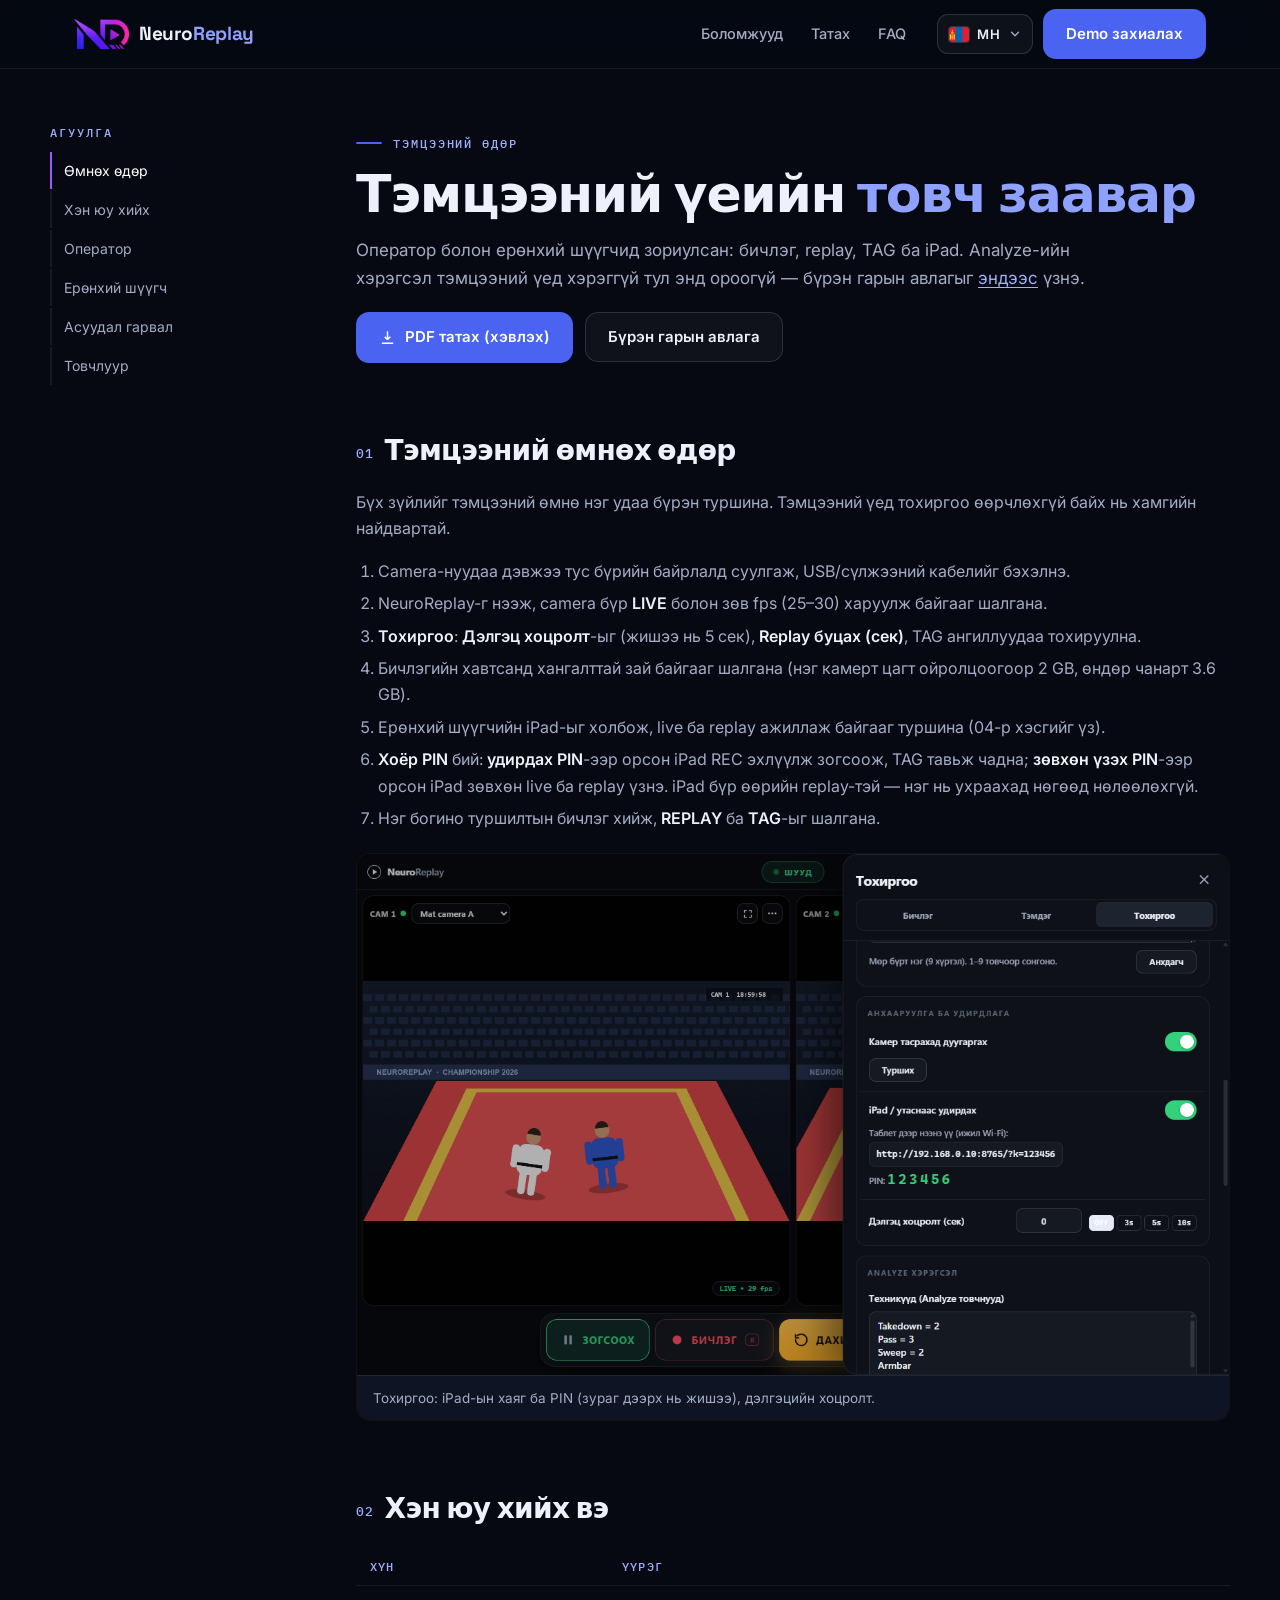
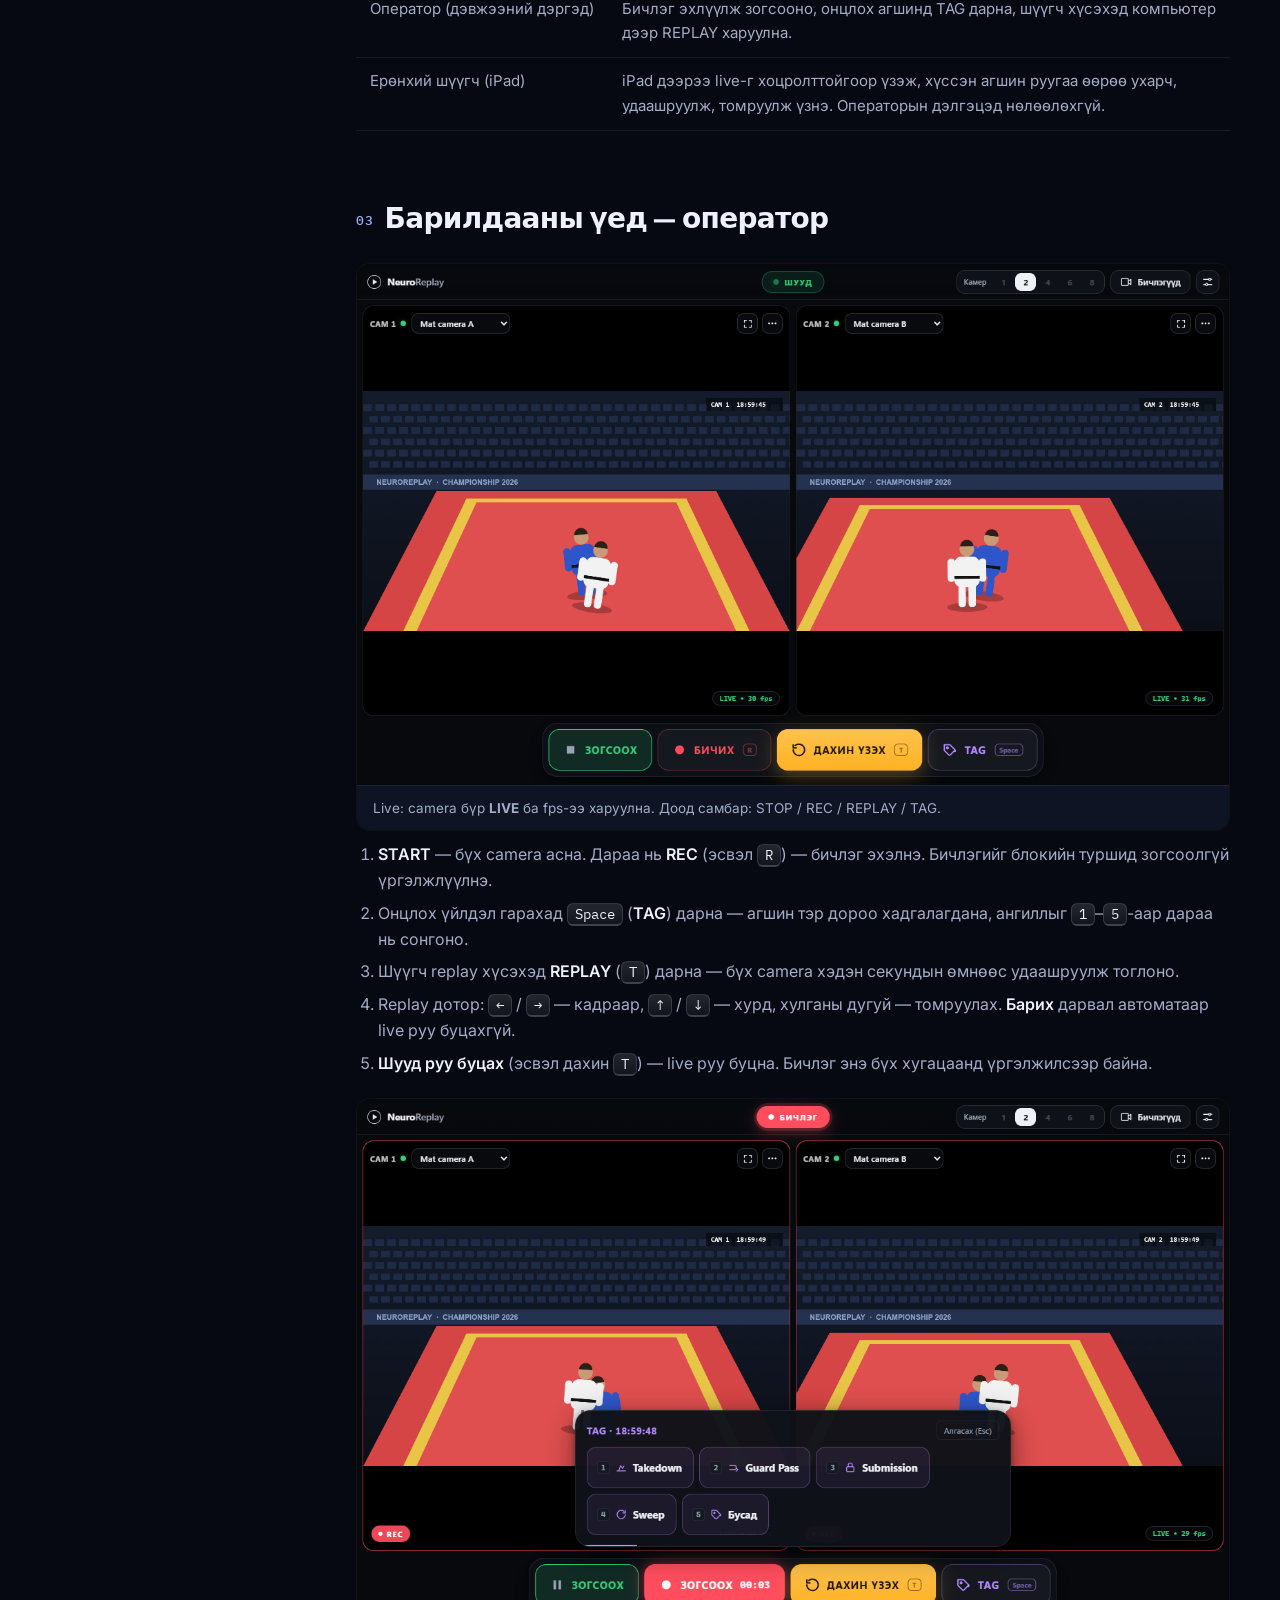
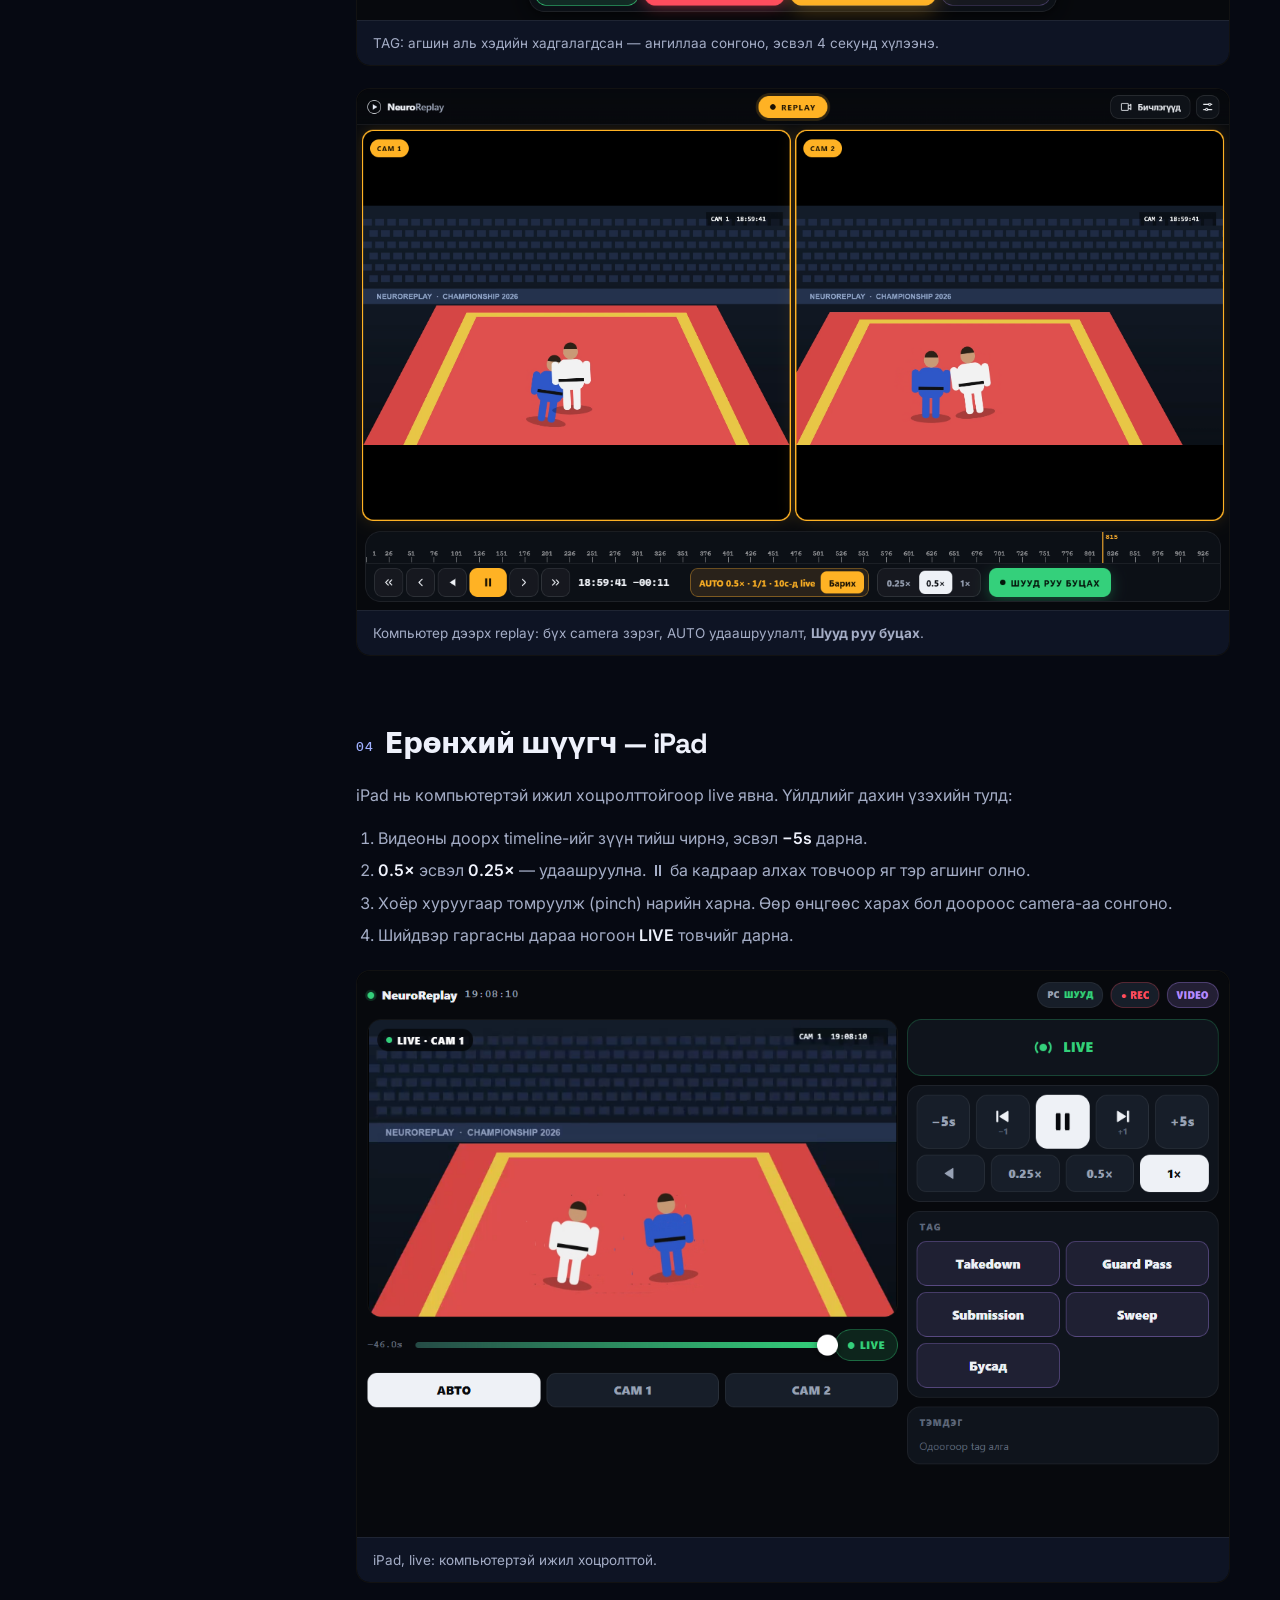
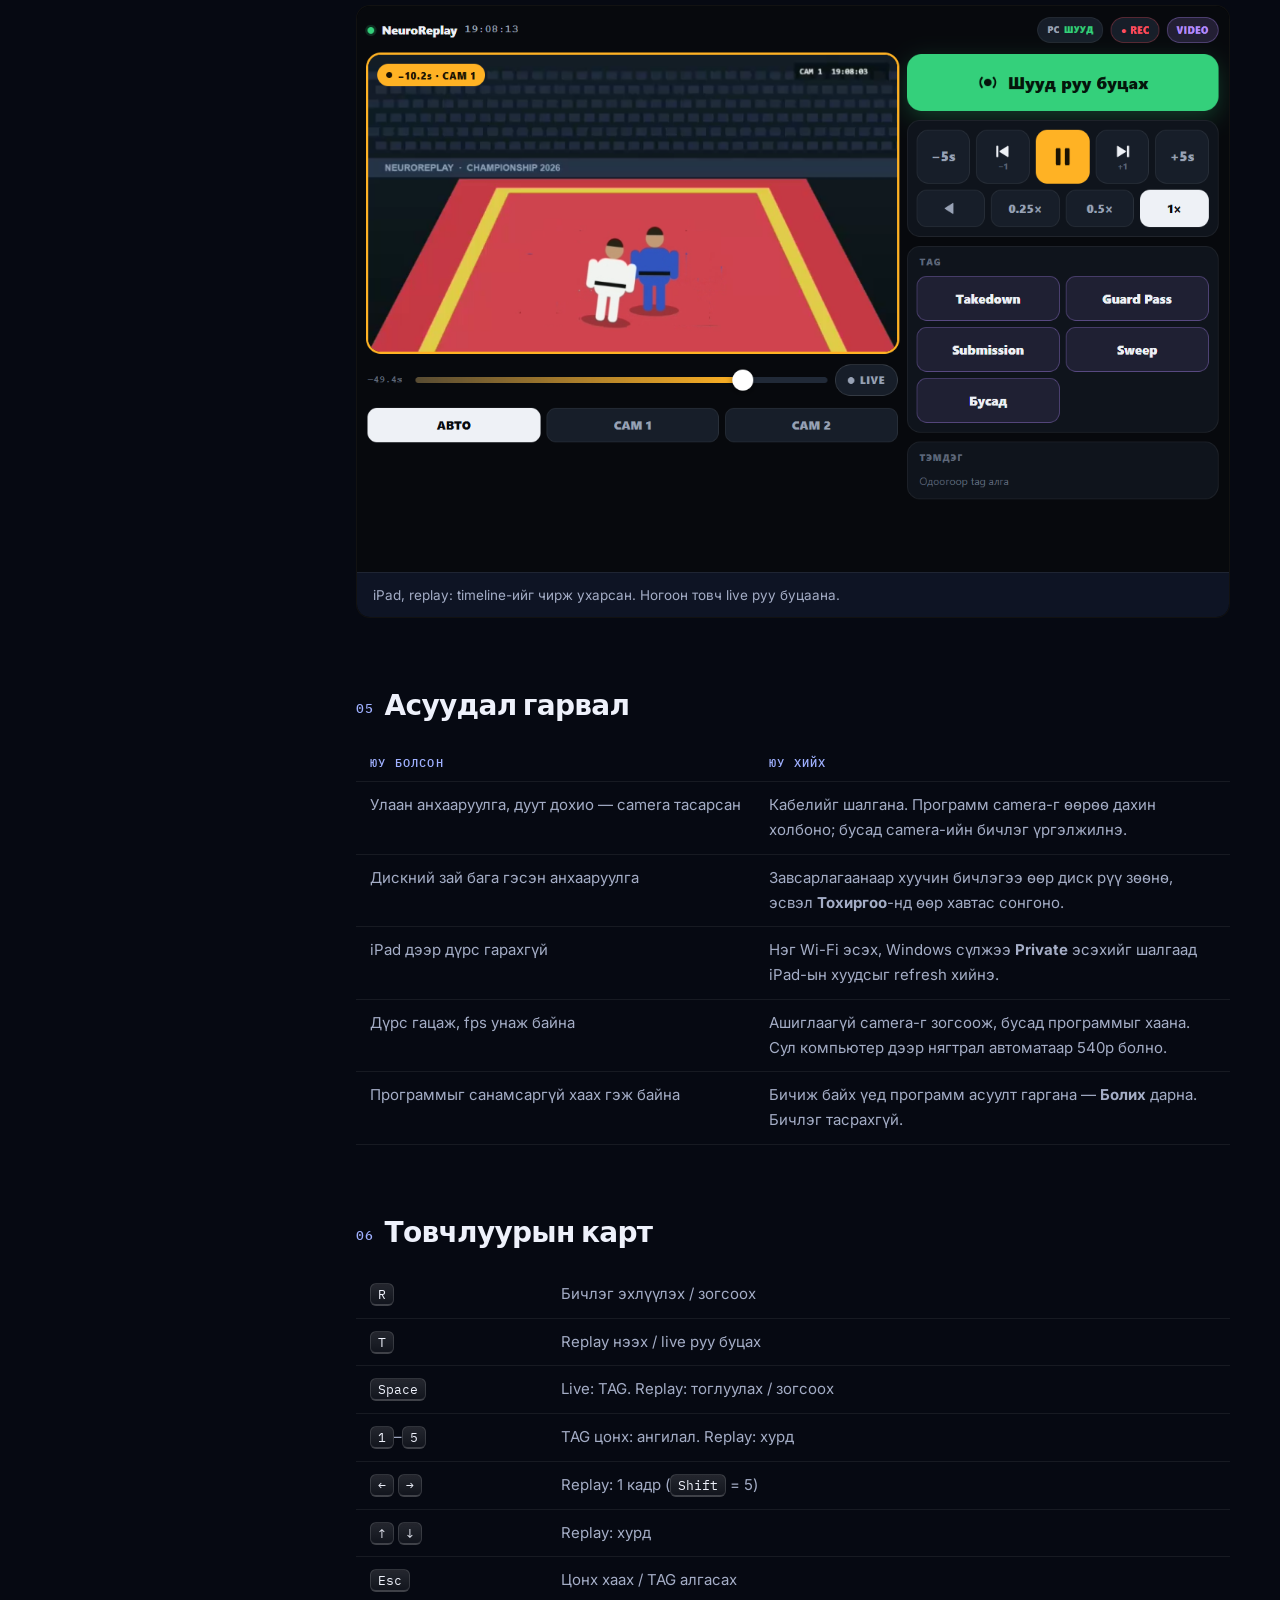
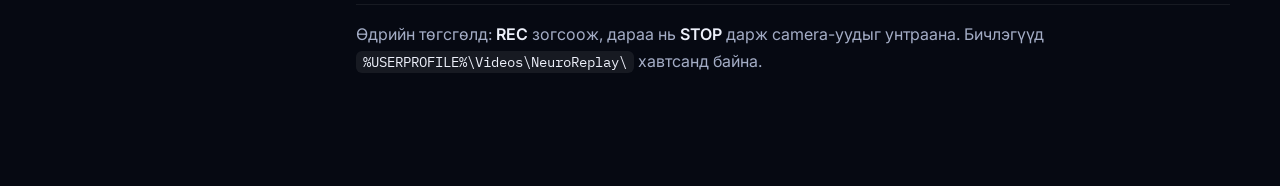
<file: competition.html>
<!doctype html>
<html lang="mn" data-copy="mn">
<head>
<meta charset="utf-8" />
<meta name="viewport" content="width=device-width, initial-scale=1" />
<title data-i18n-en="NeuroReplay — Competition quick guide">NeuroReplay — Тэмцээний үеийн товч заавар</title>
<meta name="description" data-i18n-en="NeuroReplay competition-day guide for operators and the head referee: setup checklist, recording, replay, tags, iPad and troubleshooting." content="NeuroReplay тэмцээний өдрийн заавар — оператор ба ерөнхий шүүгчид: бэлтгэл, бичлэг, replay, tag, iPad, асуудал шийдвэрлэх." />
<meta name="theme-color" content="#060912" />
<link rel="icon" href="assets/favicon.ico" sizes="any" />
<link rel="icon" type="image/png" href="assets/neuroreplay-mark.png" />
<link rel="preconnect" href="https://fonts.googleapis.com" />
<link rel="preconnect" href="https://fonts.gstatic.com" crossorigin />
<link href="https://fonts.googleapis.com/css2?family=Space+Grotesk:wght@500;600;700&family=Inter:wght@400;450;500;600&family=IBM+Plex+Mono:wght@400;500&display=swap" rel="stylesheet" />
<link rel="stylesheet" href="styles.css" />
<style>
  .help { display: grid; grid-template-columns: 250px minmax(0, 1fr); gap: 56px; padding: 56px 0 96px; align-items: start; }
  .toc { position: sticky; top: 92px; display: flex; flex-direction: column; gap: 2px; font-size: 14px; }
  .toc h4 { font: 500 12px var(--mono); letter-spacing: .16em; text-transform: uppercase; color: var(--brand-ink); margin-bottom: 10px; }
  .toc a { padding: 7px 12px; border-left: 2px solid var(--line); color: var(--muted); transition: color .15s, border-color .15s; }
  .toc a:hover, .toc a.on { color: #fff; border-left-color: var(--brand-b); }
  .doc > header { margin-bottom: 40px; }
  .doc > header h1 { font-size: clamp(32px, 4.6vw, 52px); line-height: 1.05; margin: 16px 0 14px; }
  .doc > header p { color: var(--muted); font-size: 17px; max-width: 46em; margin: 0 0 20px; }
  .doc-actions { display: flex; flex-wrap: wrap; gap: 12px; }
  .doc section { padding: 0; margin-top: 56px; scroll-margin-top: 92px; }
  .doc h2 { font-size: 28px; margin-bottom: 14px; padding-top: 8px; }
  .doc h2 .n { font: 500 13px var(--mono); color: var(--brand-ink); letter-spacing: .1em; margin-right: 10px; vertical-align: middle; }
  .doc h3 { font-size: 18px; margin: 26px 0 8px; }
  .doc p, .doc li { color: var(--muted); }
  .doc ul, .doc ol { padding-left: 22px; margin: 10px 0 14px; }
  .doc li { margin: 6px 0; }
  .doc li b, .doc p b { color: var(--ink); font-weight: 600; }
  .doc p a { color: var(--brand-ink); text-decoration: underline; text-underline-offset: 3px; }
  code, kbd { font-family: var(--mono); font-size: .88em; }
  code { background: rgba(255,255,255,.07); padding: 2px 7px; border-radius: 6px; color: var(--ink); }
  kbd { background: linear-gradient(180deg, rgba(255,255,255,.12), rgba(255,255,255,.05)); border: 1px solid var(--line-2, rgba(255,255,255,.14)); border-bottom-width: 2px; padding: 1px 7px; border-radius: 6px; color: var(--ink); white-space: nowrap; }
  figure { margin: 22px 0 8px; border: 1px solid var(--line); border-radius: 14px; overflow: hidden; background: #000; }
  figure img { display: block; width: 100%; height: auto; }
  figcaption { padding: 11px 16px; font-size: 13.5px; color: var(--muted); background: var(--card); border-top: 1px solid var(--line); }
  .note { border-left: 3px solid var(--amber); background: rgba(255,176,46,.08); padding: 12px 16px; border-radius: 0 10px 10px 0; margin: 16px 0; }
  .note p { margin: 0; color: var(--ink); }
  .tbl { width: 100%; border-collapse: collapse; margin: 16px 0; font-size: 15px; }
  .tbl th, .tbl td { text-align: left; padding: 11px 14px; border-bottom: 1px solid var(--line); vertical-align: top; }
  .tbl th { font: 500 12px var(--mono); letter-spacing: .1em; text-transform: uppercase; color: var(--brand-ink); }
  .tbl td:first-child { white-space: nowrap; }
  .tbl td { color: var(--muted); }
  pre { background: var(--card); border: 1px solid var(--line); border-radius: 10px; padding: 12px 16px; overflow-x: auto; color: var(--ink); font: 400 14px var(--mono); }
  @media (max-width: 900px) {
    .help { grid-template-columns: 1fr; gap: 24px; padding-top: 32px; }
    .toc { position: static; flex-direction: row; flex-wrap: wrap; gap: 6px; }
    .toc h4 { width: 100%; }
    .toc a { border: 1px solid var(--line); border-radius: 999px; padding: 6px 12px; }
    .tbl td:first-child { white-space: normal; }
  }

  /* ── Print / PDF: light, A4, no site chrome ── */
  @media print {
    @page { size: A4; }
    :root { color-scheme: light; --bg: #fff; --ink: #14171f; --muted: #3a4152; --card: #f3f4f8; --line: #d9dce6; --brand-ink: #5b3fd6; }
    html, body { background: #fff !important; color: #14171f; font-size: 11pt; }
    .nav, .toc, .doc-actions, footer, .skip, .noprint { display: none !important; }
    .help { display: block; padding: 0; }
    .doc section { margin-top: 22pt; break-inside: auto; }
    .doc h2 { break-after: avoid; font-size: 17pt; }
    figure, .tbl tr, .note { break-inside: avoid; }
    figure { border-color: #c9ccd8; }
    figcaption { background: #f3f4f8; color: #3a4152; }
    code, kbd { background: #eceef5; border-color: #c9ccd8; color: #14171f; }
    .grad { -webkit-text-fill-color: #5b3fd6; color: #5b3fd6; background: none; }
    a { color: #14171f; }
  }
</style>
</head>
<body>

<nav class="nav scrolled" id="nav">
  <div class="wrap nav__in">
    <a class="brand" href="index.html" aria-label="NeuroReplay — home"><img class="brand__mark" src="assets/neuroreplay-mark.png" alt="" width="55" height="30" /><span>Neuro<em>Replay</em></span></a>
    <div class="nav__spacer"></div>
    <div class="nav__links">
      <a href="index.html#features"><span data-mn>Боломжууд</span><span data-en>Features</span></a>
      <a href="index.html#download"><span data-mn>Татах</span><span data-en>Download</span></a>
      <a href="index.html#faq">FAQ</a>
    </div>
    <div class="nav__tools">
      <div data-lang-switch></div>
      <a class="btn btn--primary" href="index.html#order"><span data-mn>Demo захиалах</span><span data-en>Request a demo</span></a>
    </div>
  </div>
</nav>

<main class="wrap help">
  <aside class="toc" aria-label="Contents">
    <h4><span data-mn>Агуулга</span><span data-en>Contents</span></h4>
    <a href="#before"><span data-mn>Өмнөх өдөр</span><span data-en>The day before</span></a>
    <a href="#roles"><span data-mn>Хэн юу хийх</span><span data-en>Who does what</span></a>
    <a href="#bout"><span data-mn>Оператор</span><span data-en>Operator</span></a>
    <a href="#referee"><span data-mn>Ерөнхий шүүгч</span><span data-en>Head referee</span></a>
    <a href="#problems"><span data-mn>Асуудал гарвал</span><span data-en>Problems</span></a>
    <a href="#keys"><span data-mn>Товчлуур</span><span data-en>Keys</span></a>
  </aside>

  <article class="doc">
    <header>
      <span class="kicker"><span data-mn>Тэмцээний өдөр</span><span data-en>Competition day</span></span>
      <h1><span data-mn>Тэмцээний үеийн <span class="grad">товч заавар</span></span><span data-en>Competition <span class="grad">quick guide</span></span></h1>
      <p data-mn>Оператор болон ерөнхий шүүгчид зориулсан: бичлэг, replay, TAG ба iPad. Analyze-ийн хэрэгсэл тэмцээний үед хэрэггүй тул энд ороогүй — бүрэн гарын авлагыг <a href="help.html">эндээс</a> үзнэ.</p>
      <p data-en>For the operators and the head referee: recording, replay, TAG and the iPad. The Analyze tools are not needed during a competition and are left out — see the <a href="help.html">full guide</a> for them.</p>
      <div class="doc-actions noprint">
        <a class="btn btn--primary" href="assets/NeuroReplay-Competition-Guide-mn.pdf" data-i18n-href="assets/NeuroReplay-Competition-Guide-{lang}.pdf" download>
          <svg viewBox="0 0 24 24" fill="none" stroke="currentColor" stroke-width="2" aria-hidden="true"><path d="M12 3v12m0 0l-4-4m4 4l4-4M4 20h16"/></svg>
          <span data-mn>PDF татах (хэвлэх)</span><span data-en>Download PDF (to print)</span>
        </a>
        <a class="btn btn--ghost" href="help.html"><span data-mn>Бүрэн гарын авлага</span><span data-en>Full user guide</span></a>
      </div>
    </header>

    <section id="before">
      <h2><span class="n">01</span><span data-mn>Тэмцээний өмнөх өдөр</span><span data-en>The day before</span></h2>
      <p data-mn>Бүх зүйлийг тэмцээний өмнө нэг удаа бүрэн туршина. Тэмцээний үед тохиргоо өөрчлөхгүй байх нь хамгийн найдвартай.</p>
      <p data-en>Run everything once, end to end, before the event. The safest competition is one where no setting changes on the day.</p>
      <ol data-mn>
        <li>Camera-нуудаа дэвжээ тус бүрийн байрлалд суулгаж, USB/сүлжээний кабелийг бэхэлнэ.</li>
        <li>NeuroReplay-г нээж, camera бүр <b>LIVE</b> болон зөв fps (25–30) харуулж байгааг шалгана.</li>
        <li><b>Тохиргоо</b>: <b>Дэлгэц хоцролт</b>-ыг (жишээ нь 5 сек), <b>Replay буцах (сек)</b>, TAG ангиллуудаа тохируулна.</li>
        <li>Бичлэгийн хавтсанд хангалттай зай байгааг шалгана (нэг камерт цагт ойролцоогоор 2 GB, өндөр чанарт 3.6 GB).</li>
        <li>Ерөнхий шүүгчийн iPad-ыг холбож, live ба replay ажиллаж байгааг туршина (04-р хэсгийг үз).</li>
        <li><b>Хоёр PIN</b> бий: <b>удирдах PIN</b>-ээр орсон iPad REC эхлүүлж зогсоож, TAG тавьж чадна; <b>зөвхөн үзэх PIN</b>-ээр орсон iPad зөвхөн live ба replay үзнэ. iPad бүр өөрийн replay-тэй — нэг нь ухраахад нөгөөд нөлөөлөхгүй.</li>
        <li>Нэг богино туршилтын бичлэг хийж, <b>REPLAY</b> ба <b>TAG</b>-ыг шалгана.</li>
      </ol>
      <ol data-en>
        <li>Mount the cameras at each mat and secure the USB / network cables.</li>
        <li>Open NeuroReplay and check that every camera shows <b>LIVE</b> and a steady fps (25–30).</li>
        <li>In <b>Settings</b>, set the <b>Display delay</b> (for example 5 s), how many seconds <b>Replay</b> goes back, and your TAG categories.</li>
        <li>Make sure the recordings folder has room (about 2 GB per camera per hour, 3.6 GB at high quality).</li>
        <li>Connect the head referee’s iPad and test live and replay on it (see section 04).</li>
        <li>There are <b>two PINs</b>: an iPad signed in with the <b>control PIN</b> can also start / stop recording and add tags; one signed in with the <b>view-only PIN</b> only watches live and replay. Every iPad has its own replay — one going back never moves another.</li>
        <li>Make one short test recording and try <b>REPLAY</b> and <b>TAG</b>.</li>
      </ol>
      <figure>
        <img src="assets/help/mn/06-settings.png" data-i18n-src="assets/help/{lang}/06-settings.png" alt="Settings" loading="lazy" />
        <figcaption><span data-mn>Тохиргоо: iPad-ын хаяг ба PIN (зураг дээрх нь жишээ), дэлгэцийн хоцролт.</span><span data-en>Settings: the iPad address and PIN (example values shown) and the display delay.</span></figcaption>
      </figure>
    </section>

    <section id="roles">
      <h2><span class="n">02</span><span data-mn>Хэн юу хийх вэ</span><span data-en>Who does what</span></h2>
      <table class="tbl">
        <thead><tr><th><span data-mn>Хүн</span><span data-en>Person</span></th><th><span data-mn>Үүрэг</span><span data-en>Job</span></th></tr></thead>
        <tbody>
          <tr><td><span data-mn>Оператор (дэвжээний дэргэд)</span><span data-en>Operator (at the mat)</span></td><td><span data-mn>Бичлэг эхлүүлж зогсооно, онцлох агшинд TAG дарна, шүүгч хүсэхэд компьютер дээр REPLAY харуулна.</span><span data-en>Starts and stops recording, presses TAG at key moments, shows REPLAY on the computer when the referees ask.</span></td></tr>
          <tr><td><span data-mn>Ерөнхий шүүгч (iPad)</span><span data-en>Head referee (iPad)</span></td><td><span data-mn>iPad дээрээ live-г хоцролттойгоор үзэж, хүссэн агшин руугаа өөрөө ухарч, удаашруулж, томруулж үзнэ. Операторын дэлгэцэд нөлөөлөхгүй.</span><span data-en>Watches live on the iPad with the same delay, and goes back, slows down and zooms on their own. The operator’s screen is not affected.</span></td></tr>
        </tbody>
      </table>
    </section>

    <section id="bout">
      <h2><span class="n">03</span><span data-mn>Барилдааны үед — оператор</span><span data-en>During a bout — operator</span></h2>
      <figure>
        <img src="assets/help/mn/01-live.png" data-i18n-src="assets/help/{lang}/01-live.png" alt="Live cameras" loading="lazy" />
        <figcaption><span data-mn>Live: camera бүр <b>LIVE</b> ба fps-ээ харуулна. Доод самбар: STOP / REC / REPLAY / TAG.</span><span data-en>Live: every camera shows <b>LIVE</b> and its fps. Bottom bar: STOP / REC / REPLAY / TAG.</span></figcaption>
      </figure>
      <ol data-mn>
        <li><b>START</b> — бүх camera асна. Дараа нь <b>REC</b> (эсвэл <kbd>R</kbd>) — бичлэг эхэлнэ. Бичлэгийг блокийн туршид зогсоолгүй үргэлжлүүлнэ.</li>
        <li>Онцлох үйлдэл гарахад <kbd>Space</kbd> (<b>TAG</b>) дарна — агшин тэр дороо хадгалагдана, ангиллыг <kbd>1</kbd>–<kbd>5</kbd>-аар дараа нь сонгоно.</li>
        <li>Шүүгч replay хүсэхэд <b>REPLAY</b> (<kbd>T</kbd>) дарна — бүх camera хэдэн секундын өмнөөс удаашруулж тоглоно.</li>
        <li>Replay дотор: <kbd>←</kbd> / <kbd>→</kbd> — кадраар, <kbd>↑</kbd> / <kbd>↓</kbd> — хурд, хулганы дугуй — томруулах. <b>Барих</b> дарвал автоматаар live руу буцахгүй.</li>
        <li><b>Шууд руу буцах</b> (эсвэл дахин <kbd>T</kbd>) — live руу буцна. Бичлэг энэ бүх хугацаанд үргэлжилсээр байна.</li>
      </ol>
      <ol data-en>
        <li><b>START</b> turns every camera on. Then <b>REC</b> (or <kbd>R</kbd>) starts recording. Keep it running for the whole block of bouts.</li>
        <li>When something important happens press <kbd>Space</kbd> (<b>TAG</b>) — the moment is saved at once; pick the category with <kbd>1</kbd>–<kbd>5</kbd> afterwards.</li>
        <li>When the referees ask for a replay press <b>REPLAY</b> (<kbd>T</kbd>) — every camera plays back from a few seconds earlier, in slow motion.</li>
        <li>In Replay: <kbd>←</kbd> / <kbd>→</kbd> step frames, <kbd>↑</kbd> / <kbd>↓</kbd> change speed, the mouse wheel zooms. Press <b>Hold</b> to stop it returning to live by itself.</li>
        <li><b>Back to live</b> (or <kbd>T</kbd> again) returns to live. Recording carries on the whole time.</li>
      </ol>
      <figure>
        <img src="assets/help/mn/02-tag.png" data-i18n-src="assets/help/{lang}/02-tag.png" alt="Tag window" loading="lazy" />
        <figcaption><span data-mn>TAG: агшин аль хэдийн хадгалагдсан — ангиллаа сонгоно, эсвэл 4 секунд хүлээнэ.</span><span data-en>TAG: the moment is already saved — pick a category, or just wait 4 seconds.</span></figcaption>
      </figure>
      <figure>
        <img src="assets/help/mn/03-replay.png" data-i18n-src="assets/help/{lang}/03-replay.png" alt="Replay on the computer" loading="lazy" />
        <figcaption><span data-mn>Компьютер дээрх replay: бүх camera зэрэг, AUTO удаашруулалт, <b>Шууд руу буцах</b>.</span><span data-en>Replay on the computer: every camera together, AUTO slow motion and <b>Back to live</b>.</span></figcaption>
      </figure>
    </section>

    <section id="referee">
      <h2><span class="n">04</span><span data-mn>Ерөнхий шүүгч — iPad</span><span data-en>Head referee — iPad</span></h2>
      <p data-mn>iPad нь компьютертэй ижил хоцролттойгоор live явна. Үйлдлийг дахин үзэхийн тулд:</p>
      <p data-en>The iPad runs live with the same delay as the computer. To look at an action again:</p>
      <ol data-mn>
        <li>Видеоны доорх timeline-ийг зүүн тийш чирнэ, эсвэл <b>−5s</b> дарна.</li>
        <li><b>0.5×</b> эсвэл <b>0.25×</b> — удаашруулна. ⏸ ба кадраар алхах товчоор яг тэр агшинг олно.</li>
        <li>Хоёр хуруугаар томруулж (pinch) нарийн харна. Өөр өнцгөөс харах бол доороос camera-аа сонгоно.</li>
        <li>Шийдвэр гаргасны дараа ногоон <b>LIVE</b> товчийг дарна.</li>
      </ol>
      <ol data-en>
        <li>Drag the timeline under the video to the left, or tap <b>−5s</b>.</li>
        <li><b>0.5×</b> or <b>0.25×</b> slows it down. Use ⏸ and the frame-step buttons to find the exact moment.</li>
        <li>Pinch with two fingers to zoom in. To see another angle, pick the camera below.</li>
        <li>After the decision, tap the green <b>LIVE</b> button.</li>
      </ol>
      <figure>
        <img src="assets/help/mn/07-tablet-live.png" data-i18n-src="assets/help/{lang}/07-tablet-live.png" alt="iPad live" loading="lazy" />
        <figcaption><span data-mn>iPad, live: компьютертэй ижил хоцролттой.</span><span data-en>iPad, live: the same delay as the computer.</span></figcaption>
      </figure>
      <figure>
        <img src="assets/help/mn/08-tablet-replay.png" data-i18n-src="assets/help/{lang}/08-tablet-replay.png" alt="iPad replay" loading="lazy" />
        <figcaption><span data-mn>iPad, replay: timeline-ийг чирж ухарсан. Ногоон товч live руу буцаана.</span><span data-en>iPad, replay: dragged back on the timeline. The green button returns to live.</span></figcaption>
      </figure>
    </section>

    <section id="problems">
      <h2><span class="n">05</span><span data-mn>Асуудал гарвал</span><span data-en>If something goes wrong</span></h2>
      <table class="tbl">
        <thead><tr><th><span data-mn>Юу болсон</span><span data-en>What happened</span></th><th><span data-mn>Юу хийх</span><span data-en>What to do</span></th></tr></thead>
        <tbody>
          <tr><td><span data-mn>Улаан анхааруулга, дуут дохио — camera тасарсан</span><span data-en>Red banner and alarm — a camera dropped</span></td><td><span data-mn>Кабелийг шалгана. Программ camera-г өөрөө дахин холбоно; бусад camera-ийн бичлэг үргэлжилнэ.</span><span data-en>Check the cable. The app reconnects the camera by itself; the other cameras keep recording.</span></td></tr>
          <tr><td><span data-mn>Дискний зай бага гэсэн анхааруулга</span><span data-en>Low disk space warning</span></td><td><span data-mn>Завсарлагаанаар хуучин бичлэгээ өөр диск рүү зөөнө, эсвэл <b>Тохиргоо</b>-нд өөр хавтас сонгоно.</span><span data-en>In a break, move old recordings to another drive, or choose another folder in <b>Settings</b>.</span></td></tr>
          <tr><td><span data-mn>iPad дээр дүрс гарахгүй</span><span data-en>No picture on the iPad</span></td><td><span data-mn>Нэг Wi-Fi эсэх, Windows сүлжээ <b>Private</b> эсэхийг шалгаад iPad-ын хуудсыг refresh хийнэ.</span><span data-en>Check it is the same Wi-Fi and that the Windows network is <b>Private</b>, then refresh the page on the iPad.</span></td></tr>
          <tr><td><span data-mn>Дүрс гацаж, fps унаж байна</span><span data-en>Picture stutters, fps drops</span></td><td><span data-mn>Ашиглаагүй camera-г зогсоож, бусад программыг хаана. Сул компьютер дээр нягтрал автоматаар 540p болно.</span><span data-en>Stop unused cameras and close other apps. On a weak computer the resolution drops to 540p automatically.</span></td></tr>
          <tr><td><span data-mn>Программыг санамсаргүй хаах гэж байна</span><span data-en>About to close the app by accident</span></td><td><span data-mn>Бичиж байх үед программ асуулт гаргана — <b>Болих</b> дарна. Бичлэг тасрахгүй.</span><span data-en>While recording, the app asks first — choose <b>Cancel</b>. The recording is not interrupted.</span></td></tr>
        </tbody>
      </table>
    </section>

    <section id="keys">
      <h2><span class="n">06</span><span data-mn>Товчлуурын карт</span><span data-en>Key card</span></h2>
      <table class="tbl">
        <tbody>
          <tr><td><kbd>R</kbd></td><td><span data-mn>Бичлэг эхлүүлэх / зогсоох</span><span data-en>Start / stop recording</span></td></tr>
          <tr><td><kbd>T</kbd></td><td><span data-mn>Replay нээх / live руу буцах</span><span data-en>Open replay / back to live</span></td></tr>
          <tr><td><kbd>Space</kbd></td><td><span data-mn>Live: TAG. Replay: тоглуулах / зогсоох</span><span data-en>Live: TAG. Replay: play / pause</span></td></tr>
          <tr><td><kbd>1</kbd>–<kbd>5</kbd></td><td><span data-mn>TAG цонх: ангилал. Replay: хурд</span><span data-en>Tag window: category. Replay: speed</span></td></tr>
          <tr><td><kbd>←</kbd> <kbd>→</kbd></td><td><span data-mn>Replay: 1 кадр (<kbd>Shift</kbd> = 5)</span><span data-en>Replay: 1 frame (<kbd>Shift</kbd> = 5)</span></td></tr>
          <tr><td><kbd>↑</kbd> <kbd>↓</kbd></td><td><span data-mn>Replay: хурд</span><span data-en>Replay: speed</span></td></tr>
          <tr><td><kbd>Esc</kbd></td><td><span data-mn>Цонх хаах / TAG алгасах</span><span data-en>Close a window / skip the tag</span></td></tr>
        </tbody>
      </table>
      <p data-mn>Өдрийн төгсгөлд: <b>REC</b> зогсоож, дараа нь <b>STOP</b> дарж camera-уудыг унтраана. Бичлэгүүд <code>%USERPROFILE%\Videos\NeuroReplay\</code> хавтсанд байна.</p>
      <p data-en>At the end of the day: stop <b>REC</b>, then press <b>STOP</b> to turn the cameras off. Recordings are in <code>%USERPROFILE%\Videos\NeuroReplay\</code>.</p>
    </section>
  </article>
</main>

<script src="i18n.js" defer></script>
<script src="help-i18n.js" defer></script>
<script src="competition-i18n.js" defer></script>
<script>
  // Table-of-contents scroll-spy. Language handling lives in i18n.js.
  (function () {
    var links = [].slice.call(document.querySelectorAll('.toc a'));
    var secs = links.map(function (a) { return document.querySelector(a.getAttribute('href')); });
    function onScroll() {
      var y = window.scrollY + 120, cur = 0;
      secs.forEach(function (s, i) { if (s && s.offsetTop <= y) cur = i; });
      links.forEach(function (a, i) { a.classList.toggle('on', i === cur); });
    }
    onScroll(); window.addEventListener('scroll', onScroll, { passive: true });
  })();
</script>
</body>
</html>
</file>
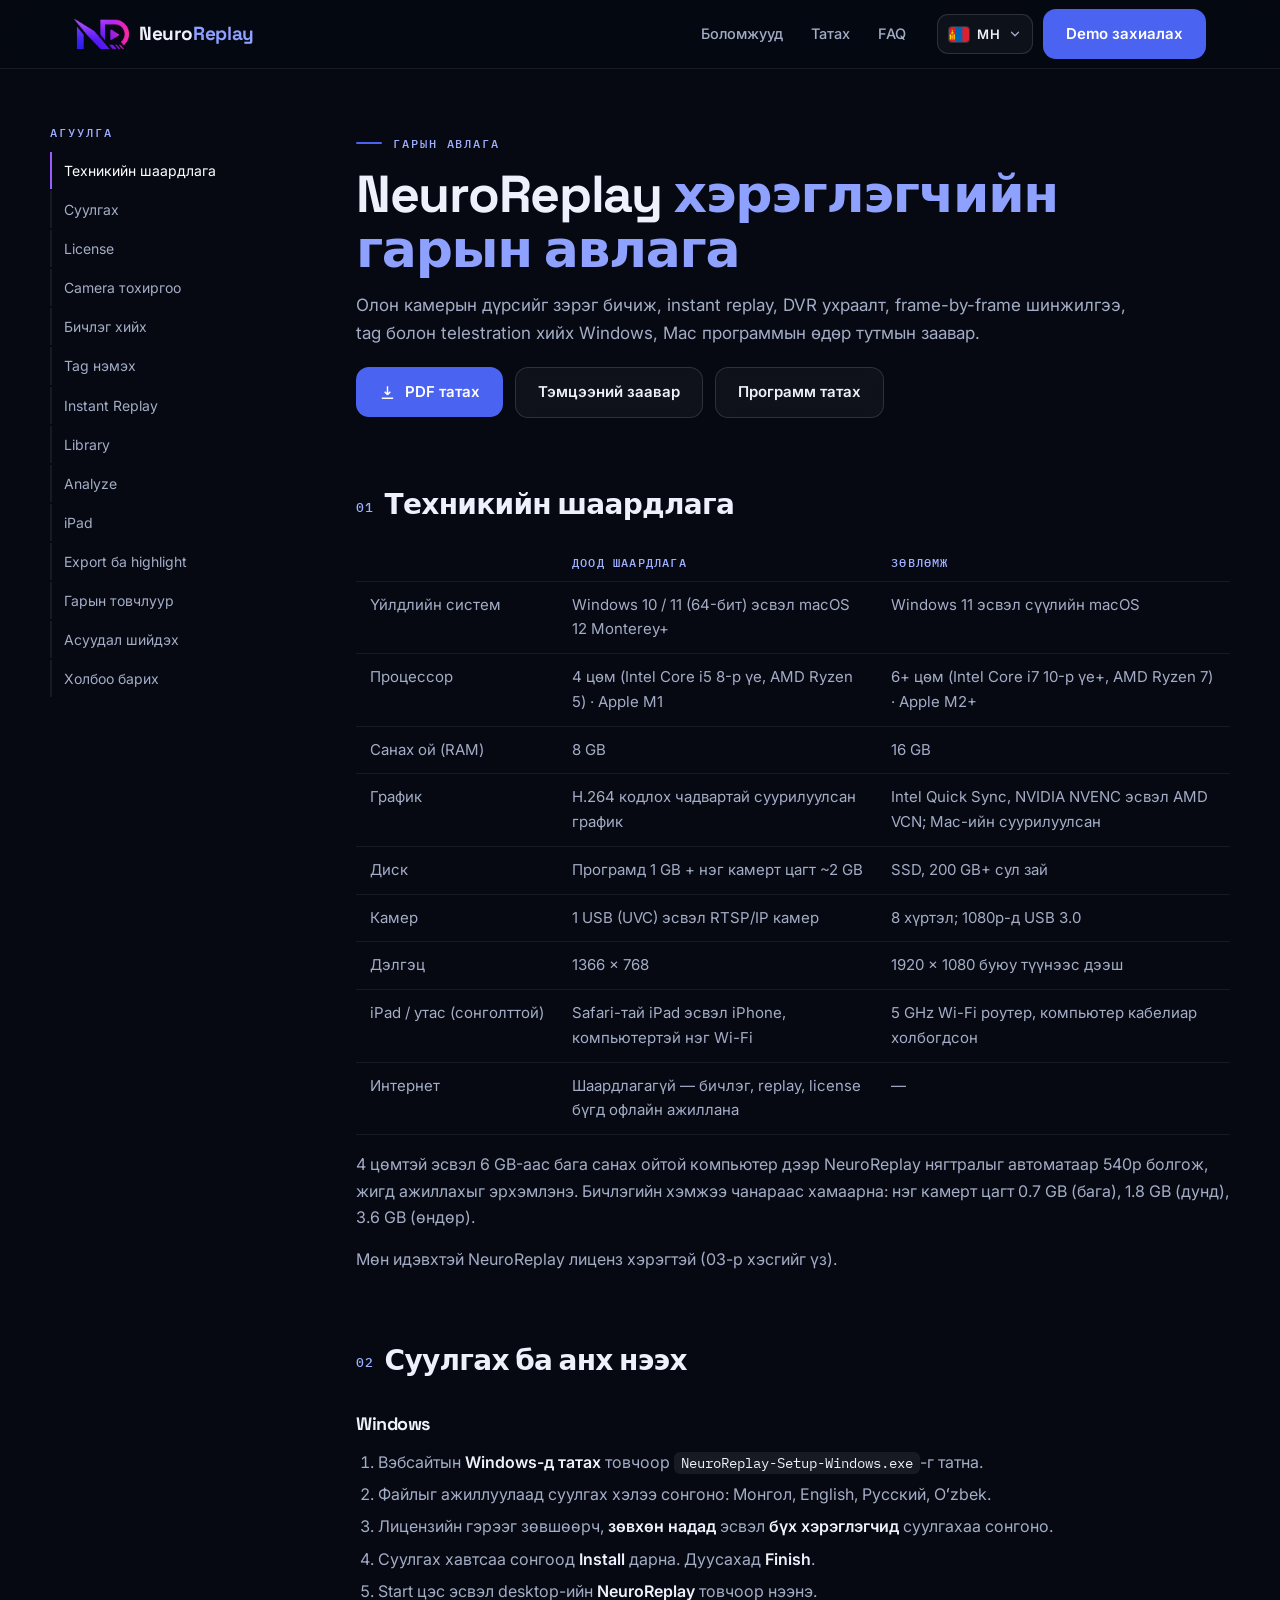
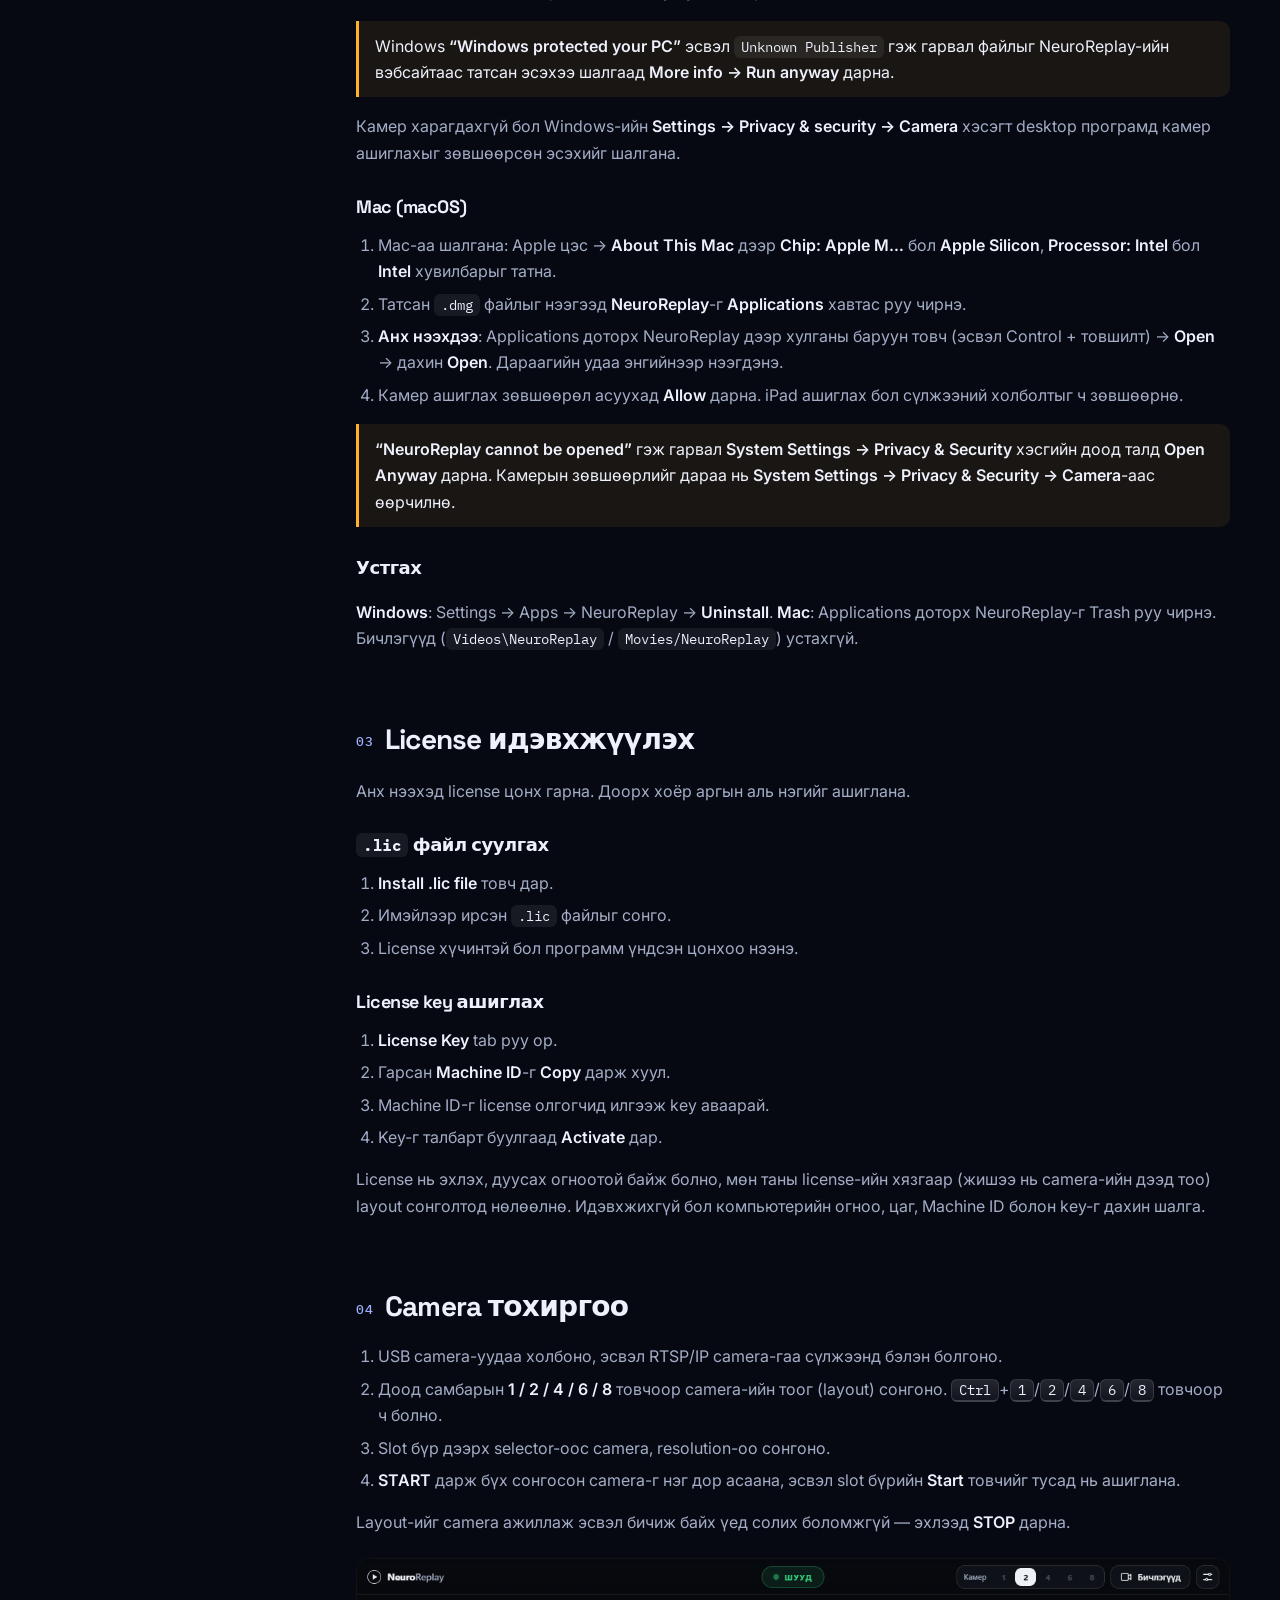
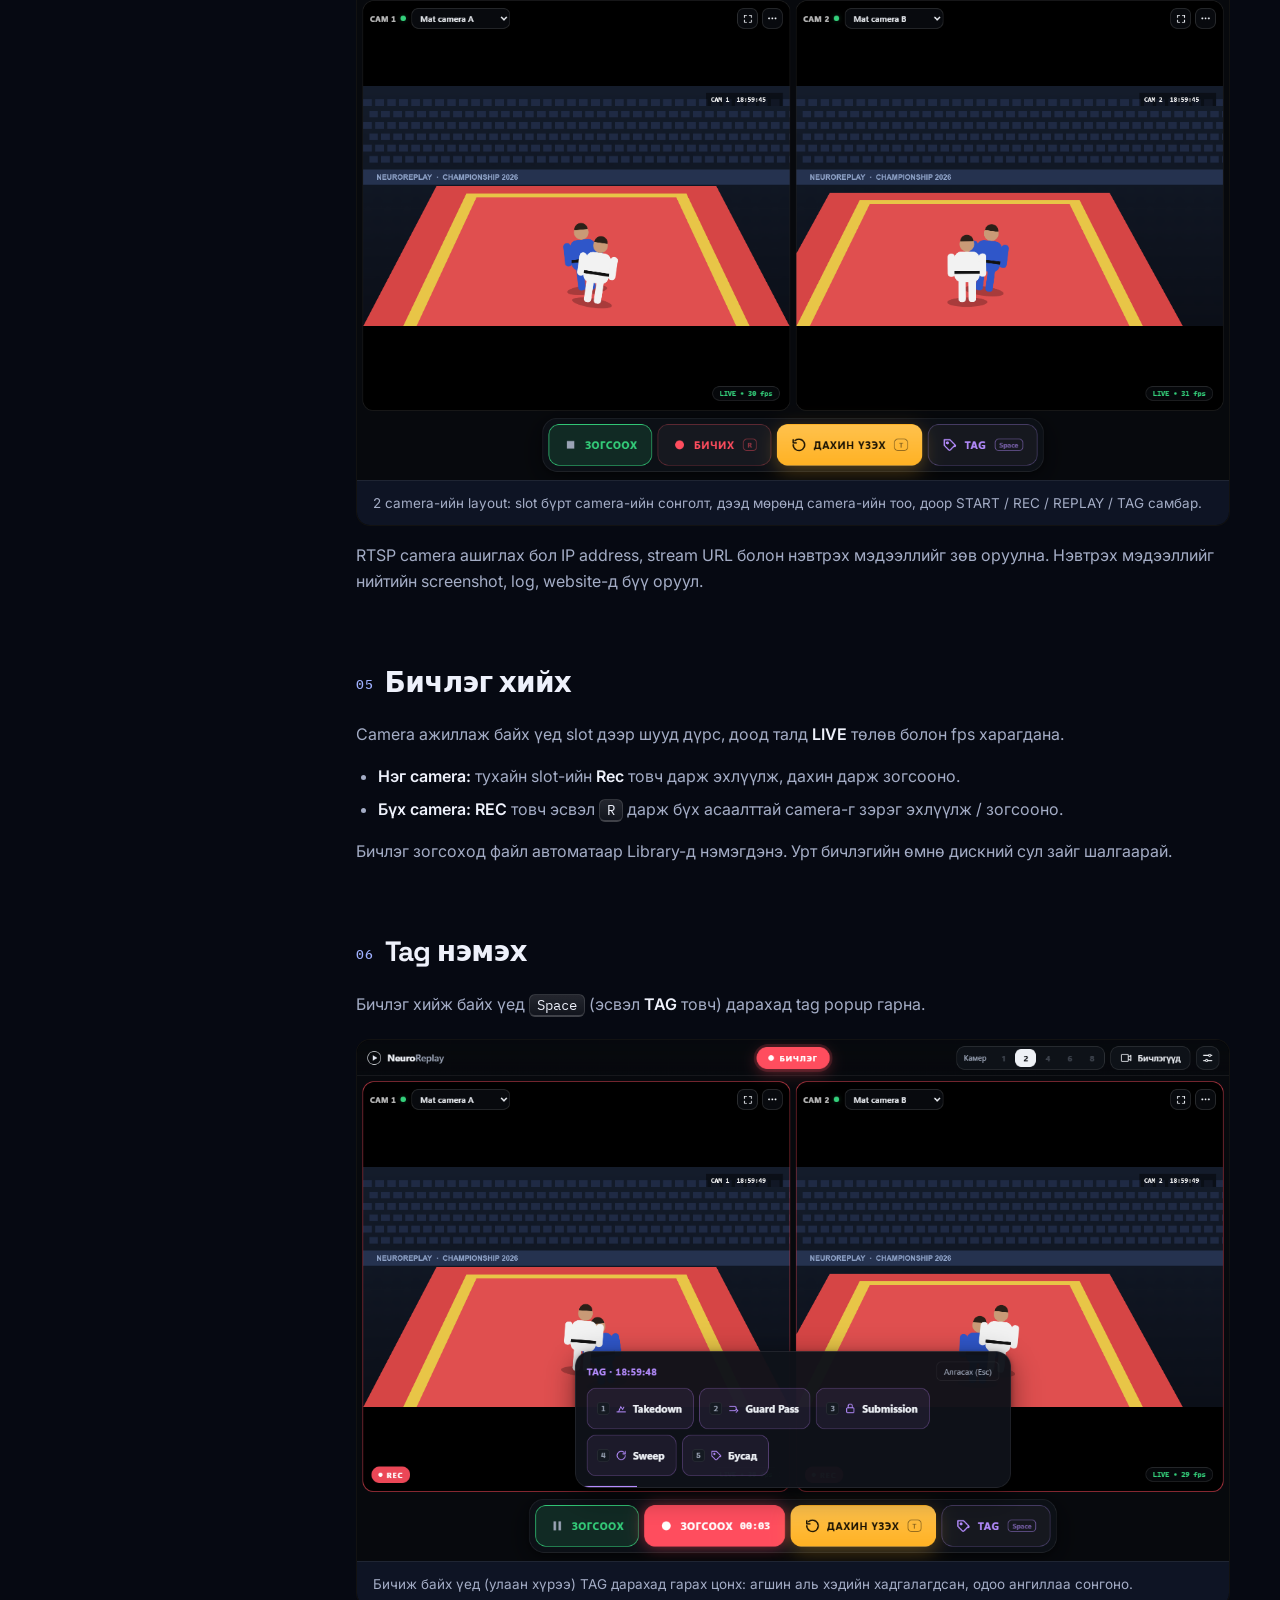
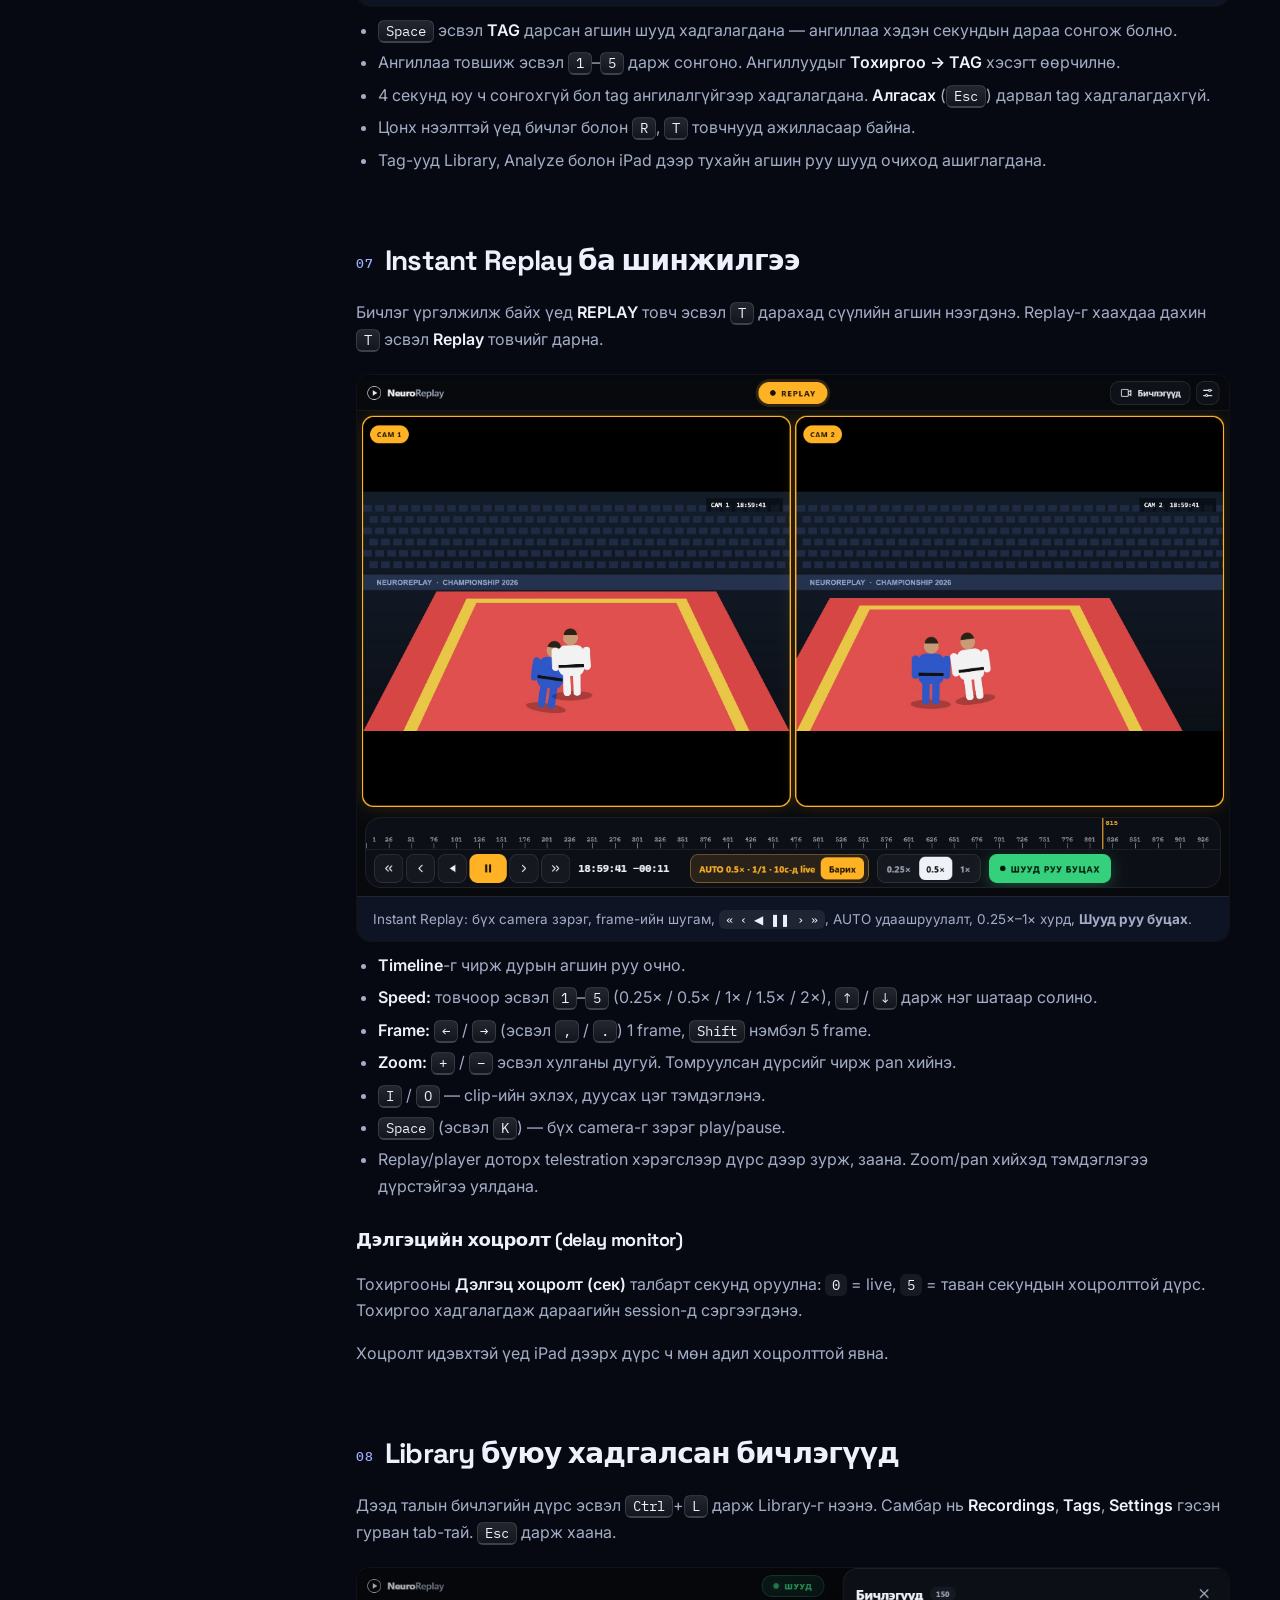
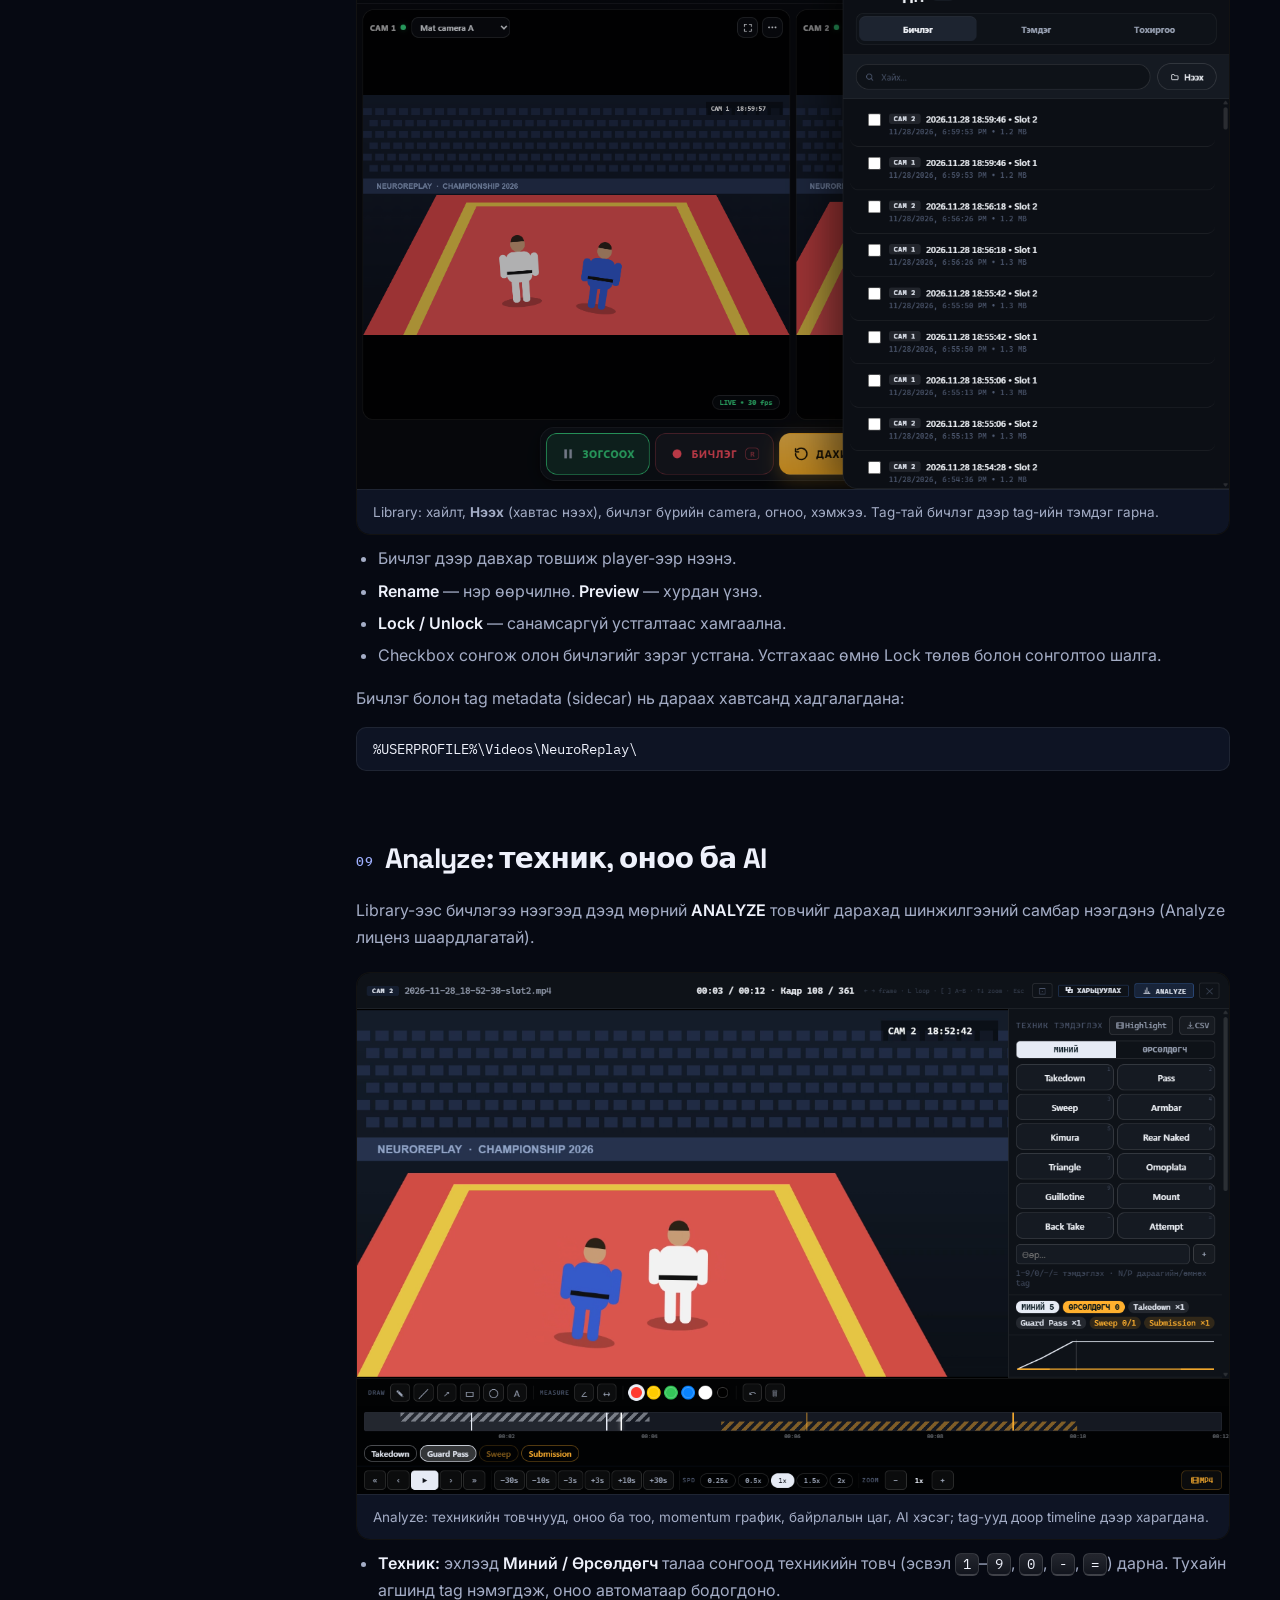
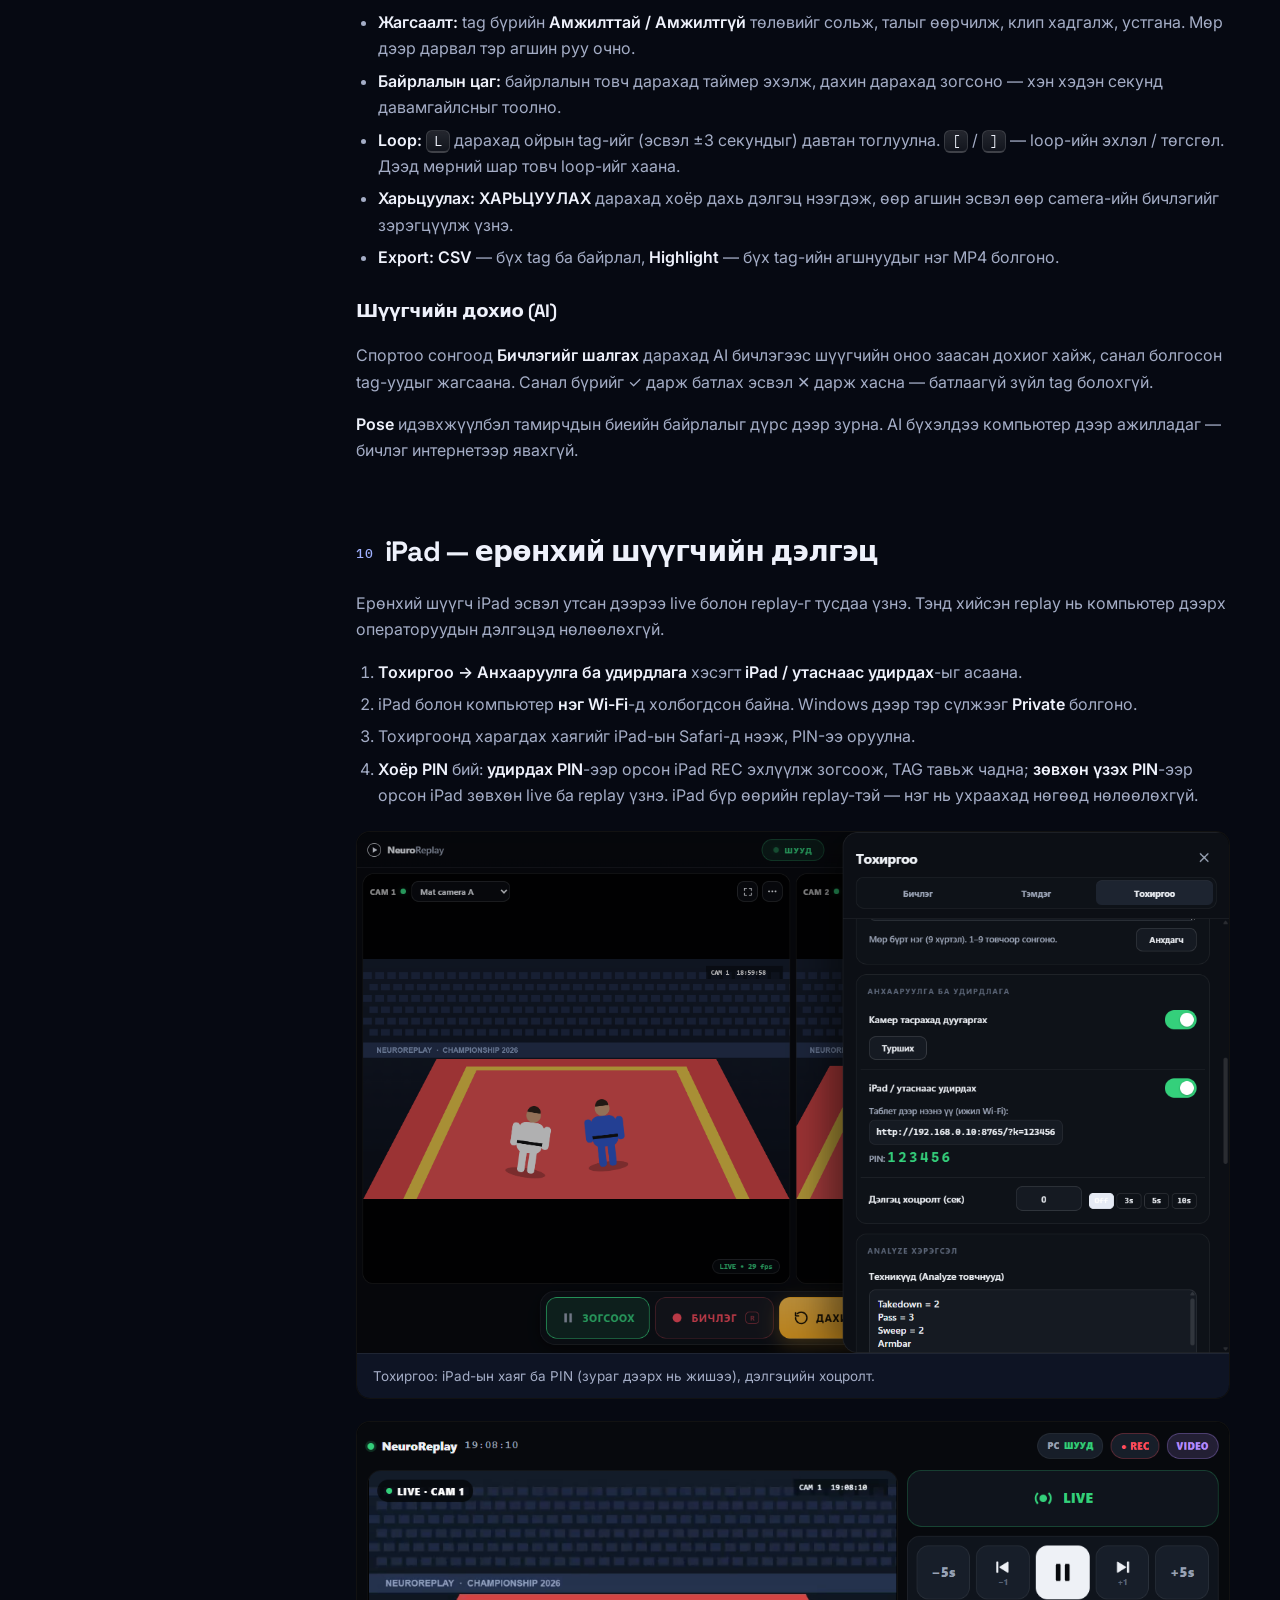
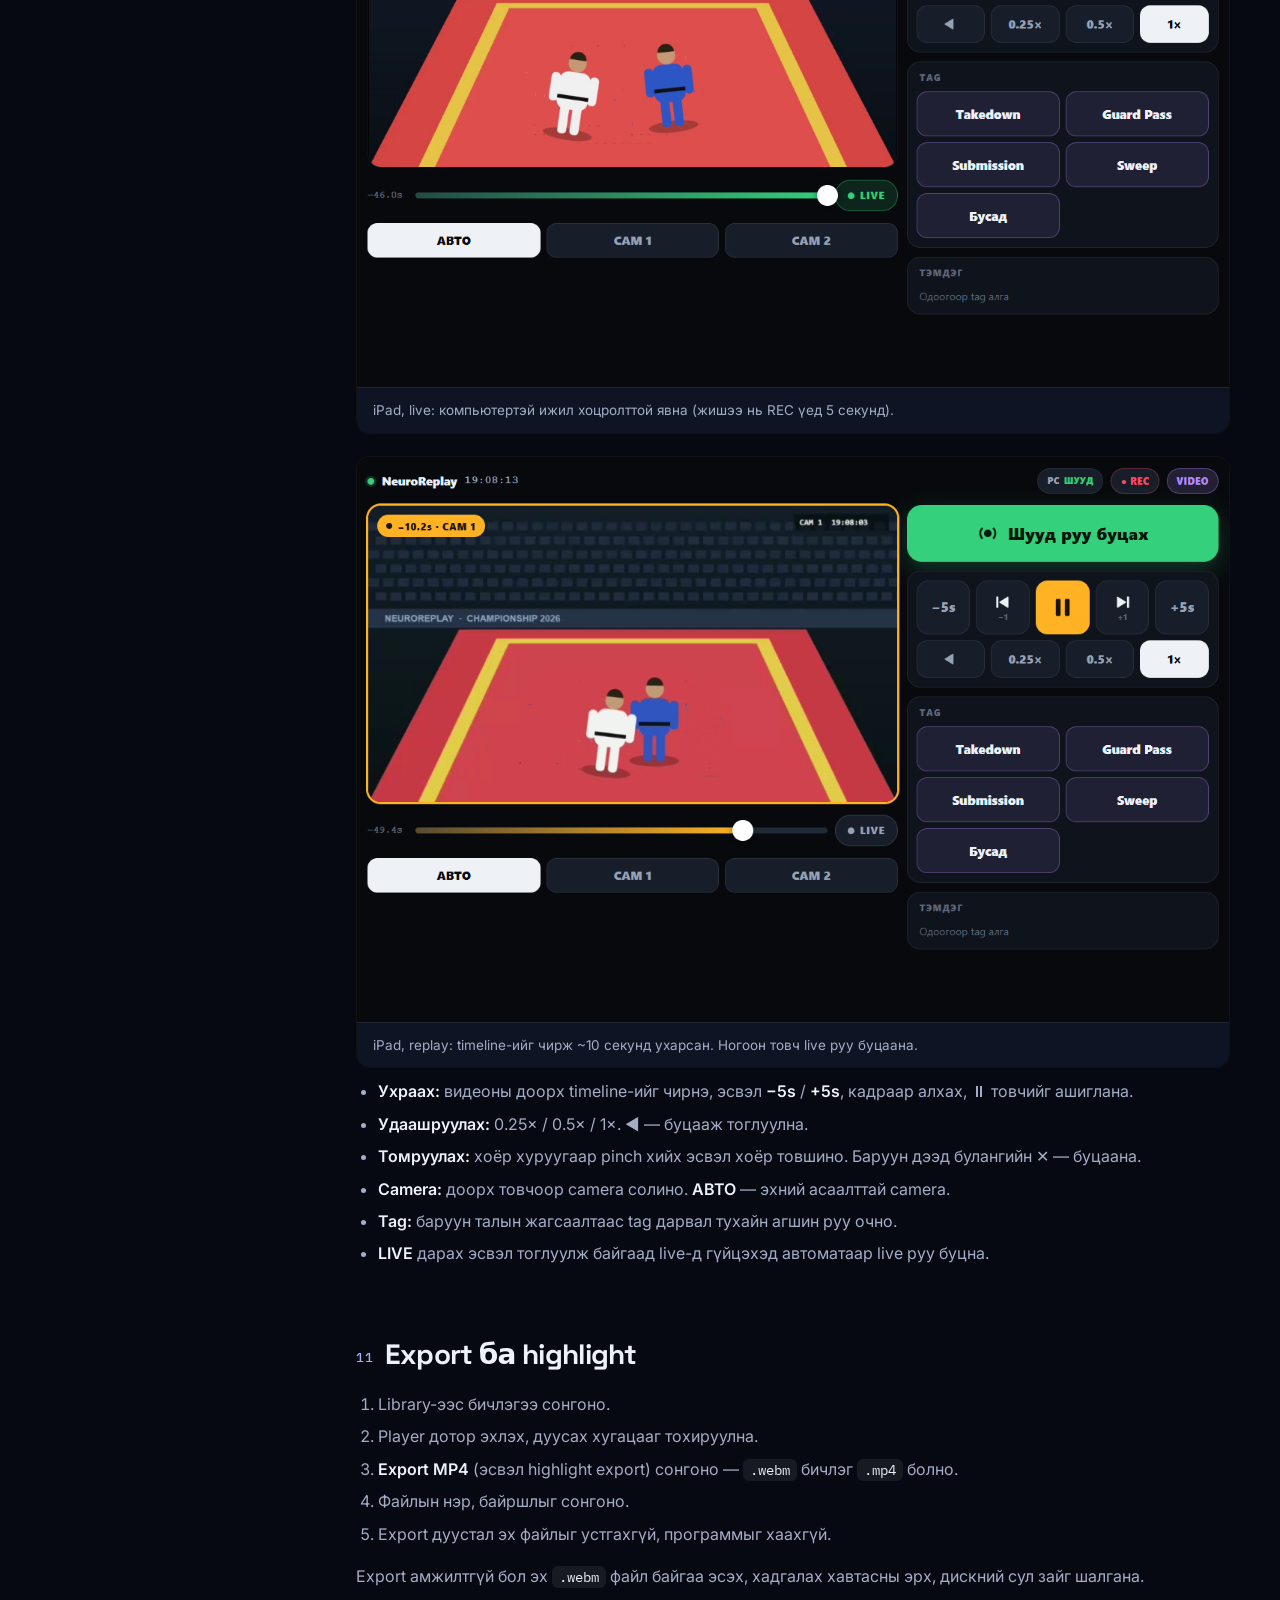
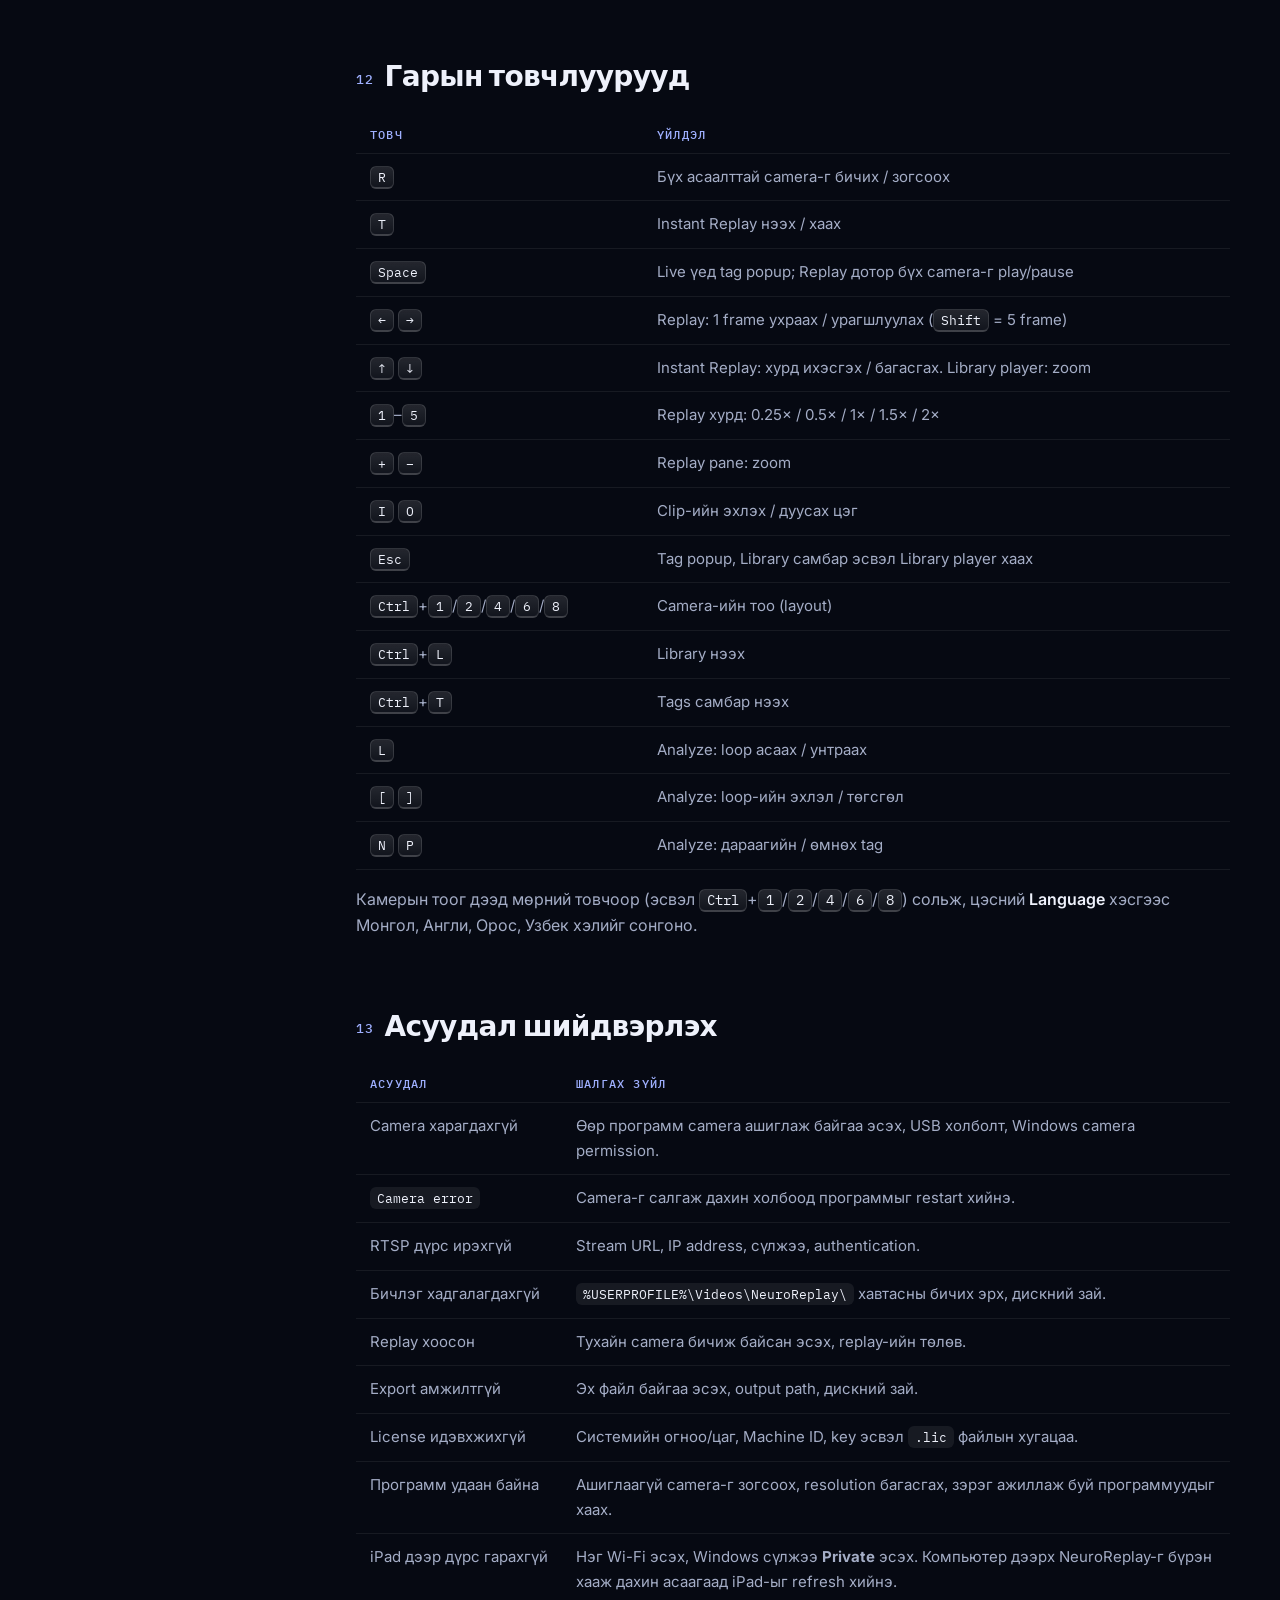
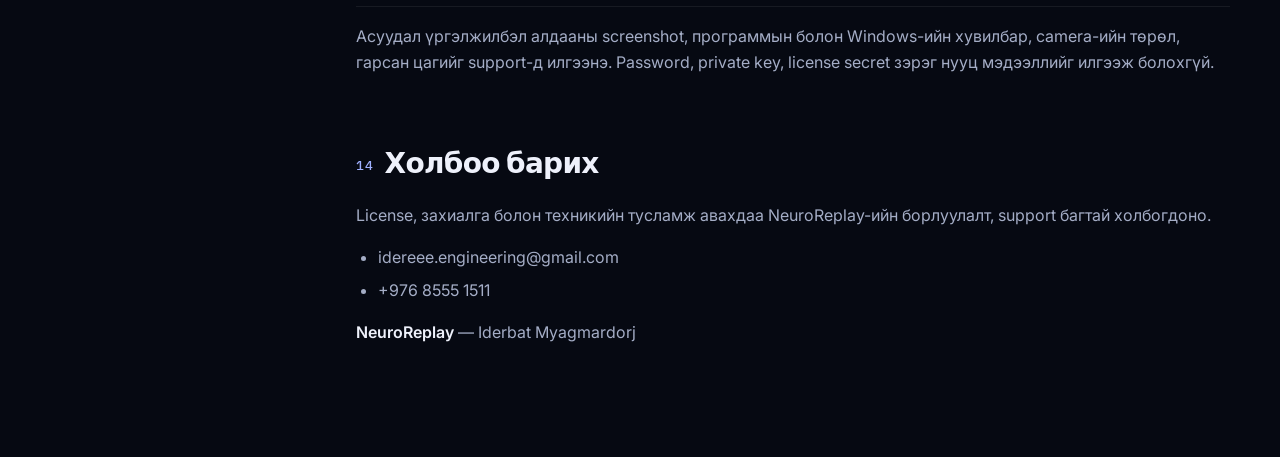
<file: help.html>
<!doctype html>
<html lang="mn" data-copy="mn">
<head>
<meta charset="utf-8" />
<meta name="viewport" content="width=device-width, initial-scale=1" />
<title data-i18n-en="NeuroReplay — User guide">NeuroReplay — Хэрэглэгчийн гарын авлага</title>
<meta name="description" data-i18n-en="NeuroReplay user guide: installation, licence activation, camera setup, recording, Instant Replay, tags, Library, export and keyboard shortcuts." content="NeuroReplay хэрэглэгчийн гарын авлага: суулгах, license идэвхжүүлэх, camera тохируулах, бичлэг, Instant Replay, tag, Library, export, гарын товчлуурууд." />
<meta name="theme-color" content="#060912" />
<link rel="icon" href="assets/favicon.ico" sizes="any" />
<link rel="icon" type="image/png" href="assets/neuroreplay-mark.png" />
<link rel="preconnect" href="https://fonts.googleapis.com" />
<link rel="preconnect" href="https://fonts.gstatic.com" crossorigin />
<link href="https://fonts.googleapis.com/css2?family=Space+Grotesk:wght@500;600;700&family=Inter:wght@400;450;500;600&family=IBM+Plex+Mono:wght@400;500&display=swap" rel="stylesheet" />
<link rel="stylesheet" href="styles.css" />
<style>
  .help { display: grid; grid-template-columns: 250px minmax(0, 1fr); gap: 56px; padding: 56px 0 96px; align-items: start; }
  .toc { position: sticky; top: 92px; display: flex; flex-direction: column; gap: 2px; font-size: 14px; }
  .toc h4 { font: 500 12px var(--mono); letter-spacing: .16em; text-transform: uppercase; color: var(--brand-ink); margin-bottom: 10px; }
  .toc a { padding: 7px 12px; border-left: 2px solid var(--line); color: var(--muted); transition: color .15s, border-color .15s; }
  .toc a:hover, .toc a.on { color: #fff; border-left-color: var(--brand-b); }
  .doc > header { margin-bottom: 40px; }
  .doc > header h1 { font-size: clamp(32px, 4.6vw, 52px); line-height: 1.05; margin: 16px 0 14px; }
  .doc > header p { color: var(--muted); font-size: 17px; max-width: 46em; margin: 0 0 20px; }
  .doc-actions { display: flex; flex-wrap: wrap; gap: 12px; }
  .doc section { padding: 0; margin-top: 56px; scroll-margin-top: 92px; }
  .doc h2 { font-size: 28px; margin-bottom: 14px; padding-top: 8px; }
  .doc h2 .n { font: 500 13px var(--mono); color: var(--brand-ink); letter-spacing: .1em; margin-right: 10px; vertical-align: middle; }
  .doc h3 { font-size: 18px; margin: 26px 0 8px; }
  .doc p, .doc li { color: var(--muted); }
  .doc ul, .doc ol { padding-left: 22px; margin: 10px 0 14px; }
  .doc li { margin: 6px 0; }
  .doc li b, .doc p b { color: var(--ink); font-weight: 600; }
  .doc p a { color: var(--brand-ink); text-decoration: underline; text-underline-offset: 3px; }
  code, kbd { font-family: var(--mono); font-size: .88em; }
  code { background: rgba(255,255,255,.07); padding: 2px 7px; border-radius: 6px; color: var(--ink); }
  kbd { background: linear-gradient(180deg, rgba(255,255,255,.12), rgba(255,255,255,.05)); border: 1px solid var(--line-2, rgba(255,255,255,.14)); border-bottom-width: 2px; padding: 1px 7px; border-radius: 6px; color: var(--ink); white-space: nowrap; }
  figure { margin: 22px 0 8px; border: 1px solid var(--line); border-radius: 14px; overflow: hidden; background: #000; }
  figure img { display: block; width: 100%; height: auto; }
  figcaption { padding: 11px 16px; font-size: 13.5px; color: var(--muted); background: var(--card); border-top: 1px solid var(--line); }
  .note { border-left: 3px solid var(--amber); background: rgba(255,176,46,.08); padding: 12px 16px; border-radius: 0 10px 10px 0; margin: 16px 0; }
  .note p { margin: 0; color: var(--ink); }
  .tbl { width: 100%; border-collapse: collapse; margin: 16px 0; font-size: 15px; }
  .tbl th, .tbl td { text-align: left; padding: 11px 14px; border-bottom: 1px solid var(--line); vertical-align: top; }
  .tbl th { font: 500 12px var(--mono); letter-spacing: .1em; text-transform: uppercase; color: var(--brand-ink); }
  .tbl td:first-child { white-space: nowrap; }
  .tbl td { color: var(--muted); }
  pre { background: var(--card); border: 1px solid var(--line); border-radius: 10px; padding: 12px 16px; overflow-x: auto; color: var(--ink); font: 400 14px var(--mono); }
  @media (max-width: 900px) {
    .help { grid-template-columns: 1fr; gap: 24px; padding-top: 32px; }
    .toc { position: static; flex-direction: row; flex-wrap: wrap; gap: 6px; }
    .toc h4 { width: 100%; }
    .toc a { border: 1px solid var(--line); border-radius: 999px; padding: 6px 12px; }
    .tbl td:first-child { white-space: normal; }
  }

  /* ── Print / PDF: light, A4, no site chrome ── */
  @media print {
    @page { size: A4; }
    :root { color-scheme: light; --bg: #fff; --ink: #14171f; --muted: #3a4152; --card: #f3f4f8; --line: #d9dce6; --brand-ink: #5b3fd6; }
    html, body { background: #fff !important; color: #14171f; font-size: 11pt; }
    .nav, .toc, .doc-actions, footer, .skip, .noprint { display: none !important; }
    .help { display: block; padding: 0; }
    .doc section { margin-top: 22pt; break-inside: auto; }
    .doc h2 { break-after: avoid; font-size: 17pt; }
    figure, .tbl tr, .note { break-inside: avoid; }
    figure { border-color: #c9ccd8; }
    figcaption { background: #f3f4f8; color: #3a4152; }
    code, kbd { background: #eceef5; border-color: #c9ccd8; color: #14171f; }
    .grad { -webkit-text-fill-color: #5b3fd6; color: #5b3fd6; background: none; }
    a { color: #14171f; }
  }
</style>
</head>
<body>

<nav class="nav scrolled" id="nav">
  <div class="wrap nav__in">
    <a class="brand" href="index.html" aria-label="NeuroReplay — home"><img class="brand__mark" src="assets/neuroreplay-mark.png" alt="" width="55" height="30" /><span>Neuro<em>Replay</em></span></a>
    <div class="nav__spacer"></div>
    <div class="nav__links">
      <a href="index.html#features"><span data-mn>Боломжууд</span><span data-en>Features</span></a>
      <a href="index.html#download"><span data-mn>Татах</span><span data-en>Download</span></a>
      <a href="index.html#faq">FAQ</a>
    </div>
    <div class="nav__tools">
      <div data-lang-switch></div>
      <a class="btn btn--primary" href="index.html#order"><span data-mn>Demo захиалах</span><span data-en>Request a demo</span></a>
    </div>
  </div>
</nav>

<main class="wrap help">
  <aside class="toc" aria-label="Contents">
    <h4><span data-mn>Агуулга</span><span data-en>Contents</span></h4>
    <a href="#start"><span data-mn>Техникийн шаардлага</span><span data-en>Requirements</span></a>
    <a href="#install"><span data-mn>Суулгах</span><span data-en>Install</span></a>
    <a href="#license"><span data-mn>License</span><span data-en>License</span></a>
    <a href="#cameras"><span data-mn>Camera тохиргоо</span><span data-en>Camera setup</span></a>
    <a href="#record"><span data-mn>Бичлэг хийх</span><span data-en>Recording</span></a>
    <a href="#tags"><span data-mn>Tag нэмэх</span><span data-en>Tagging</span></a>
    <a href="#replay"><span data-mn>Instant Replay</span><span data-en>Instant Replay</span></a>
    <a href="#library"><span data-mn>Library</span><span data-en>Library</span></a>
    <a href="#analyze"><span data-mn>Analyze</span><span data-en>Analyze</span></a>
    <a href="#tablet"><span data-mn>iPad</span><span data-en>iPad</span></a>
    <a href="#export"><span data-mn>Export ба highlight</span><span data-en>Export &amp; highlights</span></a>
    <a href="#keys"><span data-mn>Гарын товчлуур</span><span data-en>Keyboard shortcuts</span></a>
    <a href="#trouble"><span data-mn>Асуудал шийдэх</span><span data-en>Troubleshooting</span></a>
    <a href="#contact"><span data-mn>Холбоо барих</span><span data-en>Contact</span></a>
  </aside>

  <article class="doc">
    <header>
      <span class="kicker"><span data-mn>Гарын авлага</span><span data-en>User guide</span></span>
      <h1><span data-mn>NeuroReplay <span class="grad">хэрэглэгчийн гарын авлага</span></span><span data-en>NeuroReplay <span class="grad">user guide</span></span></h1>
      <p data-mn>Олон камерын дүрсийг зэрэг бичиж, instant replay, DVR ухраалт, frame-by-frame шинжилгээ, tag болон telestration хийх Windows, Mac программын өдөр тутмын заавар.</p>
      <p data-en>Day-to-day instructions for the Windows and Mac app that records several cameras at once and gives you instant replay, DVR rewind, frame-by-frame review, tags and telestration.</p>
      <div class="doc-actions noprint">
        <a class="btn btn--primary" href="assets/NeuroReplay-User-Manual-mn.pdf" data-i18n-href="assets/NeuroReplay-User-Manual-{lang}.pdf" download>
          <svg viewBox="0 0 24 24" fill="none" stroke="currentColor" stroke-width="2" aria-hidden="true"><path d="M12 3v12m0 0l-4-4m4 4l4-4M4 20h16"/></svg>
          <span data-mn>PDF татах</span><span data-en>Download PDF</span>
        </a>
        <a class="btn btn--ghost" href="competition.html"><span data-mn>Тэмцээний заавар</span><span data-en>Competition guide</span></a>
        <a class="btn btn--ghost" href="index.html#download"><span data-mn>Программ татах</span><span data-en>Download the app</span></a>
      </div>
    </header>

    <section id="start">
      <h2><span class="n">01</span><span data-mn>Техникийн шаардлага</span><span data-en>System requirements</span></h2>
      <table class="tbl">
        <thead><tr><th></th><th><span data-mn>Доод шаардлага</span><span data-en>Minimum</span></th><th><span data-mn>Зөвлөмж</span><span data-en>Recommended</span></th></tr></thead>
        <tbody>
          <tr><td><span data-mn>Үйлдлийн систем</span><span data-en>Operating system</span></td><td><span data-mn>Windows 10 / 11 (64-бит) эсвэл macOS 12 Monterey+</span><span data-en>Windows 10 / 11 (64-bit) or macOS 12 Monterey+</span></td><td><span data-mn>Windows 11 эсвэл сүүлийн macOS</span><span data-en>Windows 11 or the latest macOS</span></td></tr>
          <tr><td><span data-mn>Процессор</span><span data-en>Processor</span></td><td><span data-mn>4 цөм (Intel Core i5 8-р үе, AMD Ryzen 5) · Apple M1</span><span data-en>4 cores (Intel Core i5 8th gen, AMD Ryzen 5) · Apple M1</span></td><td><span data-mn>6+ цөм (Intel Core i7 10-р үе+, AMD Ryzen 7) · Apple M2+</span><span data-en>6+ cores (Intel Core i7 10th gen+, AMD Ryzen 7) · Apple M2+</span></td></tr>
          <tr><td><span data-mn>Санах ой (RAM)</span><span data-en>Memory (RAM)</span></td><td><span data-mn>8 GB</span><span data-en>8 GB</span></td><td><span data-mn>16 GB</span><span data-en>16 GB</span></td></tr>
          <tr><td><span data-mn>График</span><span data-en>Graphics</span></td><td><span data-mn>H.264 кодлох чадвартай суурилуулсан график</span><span data-en>Integrated graphics with H.264 encoding</span></td><td><span data-mn>Intel Quick Sync, NVIDIA NVENC эсвэл AMD VCN; Mac-ийн суурилуулсан</span><span data-en>Intel Quick Sync, NVIDIA NVENC or AMD VCN; any Mac</span></td></tr>
          <tr><td><span data-mn>Диск</span><span data-en>Disk</span></td><td><span data-mn>Програмд 1 GB + нэг камерт цагт ~2 GB</span><span data-en>1 GB for the app + about 2 GB per camera per hour</span></td><td><span data-mn>SSD, 200 GB+ сул зай</span><span data-en>SSD with 200 GB+ free</span></td></tr>
          <tr><td><span data-mn>Камер</span><span data-en>Cameras</span></td><td><span data-mn>1 USB (UVC) эсвэл RTSP/IP камер</span><span data-en>1 USB (UVC) or RTSP/IP camera</span></td><td><span data-mn>8 хүртэл; 1080p-д USB 3.0</span><span data-en>Up to 8; USB 3.0 for 1080p</span></td></tr>
          <tr><td><span data-mn>Дэлгэц</span><span data-en>Display</span></td><td><span data-mn>1366 × 768</span><span data-en>1366 × 768</span></td><td><span data-mn>1920 × 1080 буюу түүнээс дээш</span><span data-en>1920 × 1080 or higher</span></td></tr>
          <tr><td><span data-mn>iPad / утас (сонголттой)</span><span data-en>iPad / phone (optional)</span></td><td><span data-mn>Safari-тай iPad эсвэл iPhone, компьютертэй нэг Wi-Fi</span><span data-en>iPad or iPhone with Safari, on the same Wi-Fi as the computer</span></td><td><span data-mn>5 GHz Wi-Fi роутер, компьютер кабелиар холбогдсон</span><span data-en>5 GHz Wi-Fi router, computer connected by cable</span></td></tr>
          <tr><td><span data-mn>Интернет</span><span data-en>Internet</span></td><td><span data-mn>Шаардлагагүй — бичлэг, replay, license бүгд офлайн ажиллана</span><span data-en>Not needed — recording, replay and the license all work offline</span></td><td><span data-mn>—</span><span data-en>—</span></td></tr>
        </tbody>
      </table>
      <p data-mn>4 цөмтэй эсвэл 6 GB-аас бага санах ойтой компьютер дээр NeuroReplay нягтралыг автоматаар 540p болгож, жигд ажиллахыг эрхэмлэнэ. Бичлэгийн хэмжээ чанараас хамаарна: нэг камерт цагт 0.7 GB (бага), 1.8 GB (дунд), 3.6 GB (өндөр).</p>
      <p data-en>On a computer with 4 cores or less than 6 GB of memory NeuroReplay lowers the resolution to 540p by itself to stay smooth. Recording size depends on quality: 0.7 GB (low), 1.8 GB (medium) or 3.6 GB (high) per camera per hour.</p>
      <p data-mn>Мөн идэвхтэй NeuroReplay лиценз хэрэгтэй (03-р хэсгийг үз).</p>
      <p data-en>You also need an active NeuroReplay license (see section 03).</p>
    </section>

    <section id="install">
      <h2><span class="n">02</span><span data-mn>Суулгах ба анх нээх</span><span data-en>Install and first launch</span></h2>
      <h3><span data-mn>Windows</span><span data-en>Windows</span></h3>
      <ol data-mn>
        <li>Вэбсайтын <b>Windows-д татах</b> товчоор <code>NeuroReplay-Setup-Windows.exe</code>-г татна.</li>
        <li>Файлыг ажиллуулаад суулгах хэлээ сонгоно: Монгол, English, Русский, Oʻzbek.</li>
        <li>Лицензийн гэрээг зөвшөөрч, <b>зөвхөн надад</b> эсвэл <b>бүх хэрэглэгчид</b> суулгахаа сонгоно.</li>
        <li>Суулгах хавтсаа сонгоод <b>Install</b> дарна. Дуусахад <b>Finish</b>.</li>
        <li>Start цэс эсвэл desktop-ийн <b>NeuroReplay</b> товчоор нээнэ.</li>
      </ol>
      <ol data-en>
        <li>Download <code>NeuroReplay-Setup-Windows.exe</code> with the <b>Download for Windows</b> button on the website.</li>
        <li>Run the file and pick the installer language: Mongolian, English, Russian or Uzbek.</li>
        <li>Accept the license agreement and choose to install <b>only for me</b> or for <b>all users</b>.</li>
        <li>Choose the install folder and click <b>Install</b>, then <b>Finish</b>.</li>
        <li>Open <b>NeuroReplay</b> from the Start menu or the desktop shortcut.</li>
      </ol>
      <div class="note">
        <p data-mn>Windows <b>“Windows protected your PC”</b> эсвэл <code>Unknown Publisher</code> гэж гарвал файлыг NeuroReplay-ийн вэбсайтаас татсан эсэхээ шалгаад <b>More info → Run anyway</b> дарна.</p>
        <p data-en>If Windows shows <b>“Windows protected your PC”</b> or <code>Unknown Publisher</code>, make sure the file came from the NeuroReplay website, then click <b>More info → Run anyway</b>.</p>
      </div>
      <p data-mn>Камер харагдахгүй бол Windows-ийн <b>Settings → Privacy &amp; security → Camera</b> хэсэгт desktop програмд камер ашиглахыг зөвшөөрсөн эсэхийг шалгана.</p>
      <p data-en>If no camera appears, check <b>Settings → Privacy &amp; security → Camera</b> in Windows and allow desktop apps to use the camera.</p>

      <h3><span data-mn>Mac (macOS)</span><span data-en>Mac (macOS)</span></h3>
      <ol data-mn>
        <li>Mac-аа шалгана: Apple цэс → <b>About This Mac</b> дээр <b>Chip: Apple M…</b> бол <b>Apple Silicon</b>, <b>Processor: Intel</b> бол <b>Intel</b> хувилбарыг татна.</li>
        <li>Татсан <code>.dmg</code> файлыг нээгээд <b>NeuroReplay</b>-г <b>Applications</b> хавтас руу чирнэ.</li>
        <li><b>Анх нээхдээ</b>: Applications доторх NeuroReplay дээр хулганы баруун товч (эсвэл Control + товшилт) → <b>Open</b> → дахин <b>Open</b>. Дараагийн удаа энгийнээр нээгдэнэ.</li>
        <li>Камер ашиглах зөвшөөрөл асуухад <b>Allow</b> дарна. iPad ашиглах бол сүлжээний холболтыг ч зөвшөөрнө.</li>
      </ol>
      <ol data-en>
        <li>Check your Mac: Apple menu → <b>About This Mac</b>. <b>Chip: Apple M…</b> means the <b>Apple Silicon</b> download, <b>Processor: Intel</b> means the <b>Intel</b> one.</li>
        <li>Open the downloaded <code>.dmg</code> and drag <b>NeuroReplay</b> into the <b>Applications</b> folder.</li>
        <li><b>The first time</b>: in Applications, right-click NeuroReplay (or Control-click) → <b>Open</b> → <b>Open</b> again. After that it opens normally.</li>
        <li>When it asks for camera access, click <b>Allow</b>. If you use the iPad, allow network connections too.</li>
      </ol>
      <div class="note">
        <p data-mn><b>“NeuroReplay cannot be opened”</b> гэж гарвал <b>System Settings → Privacy &amp; Security</b> хэсгийн доод талд <b>Open Anyway</b> дарна. Камерын зөвшөөрлийг дараа нь <b>System Settings → Privacy &amp; Security → Camera</b>-аас өөрчилнө.</p>
        <p data-en>If you see <b>“NeuroReplay cannot be opened”</b>, go to <b>System Settings → Privacy &amp; Security</b> and click <b>Open Anyway</b> near the bottom. Camera access can be changed later in <b>System Settings → Privacy &amp; Security → Camera</b>.</p>
      </div>

      <h3><span data-mn>Устгах</span><span data-en>Uninstall</span></h3>
      <p data-mn><b>Windows</b>: Settings → Apps → NeuroReplay → <b>Uninstall</b>. <b>Mac</b>: Applications доторх NeuroReplay-г Trash руу чирнэ. Бичлэгүүд (<code>Videos\NeuroReplay</code> / <code>Movies/NeuroReplay</code>) устахгүй.</p>
      <p data-en><b>Windows</b>: Settings → Apps → NeuroReplay → <b>Uninstall</b>. <b>Mac</b>: drag NeuroReplay from Applications to the Trash. Your recordings (<code>Videos\NeuroReplay</code> / <code>Movies/NeuroReplay</code>) are kept.</p>
    </section>

    <section id="license">
      <h2><span class="n">03</span><span data-mn>License идэвхжүүлэх</span><span data-en>Activate your license</span></h2>
      <p data-mn>Анх нээхэд license цонх гарна. Доорх хоёр аргын аль нэгийг ашиглана.</p>
      <p data-en>A license window opens on first launch. Use either of the two methods below.</p>
      <h3><span data-mn><code>.lic</code> файл суулгах</span><span data-en>Install a <code>.lic</code> file</span></h3>
      <ol data-mn>
        <li><b>Install .lic file</b> товч дар.</li>
        <li>Имэйлээр ирсэн <code>.lic</code> файлыг сонго.</li>
        <li>License хүчинтэй бол программ үндсэн цонхоо нээнэ.</li>
      </ol>
      <ol data-en>
        <li>Click <b>Install .lic file</b>.</li>
        <li>Pick the <code>.lic</code> file you received by email.</li>
        <li>If the license is valid, the app opens its main window.</li>
      </ol>
      <h3><span data-mn>License key ашиглах</span><span data-en>Use a license key</span></h3>
      <ol data-mn>
        <li><b>License Key</b> tab руу ор.</li>
        <li>Гарсан <b>Machine ID</b>-г <b>Copy</b> дарж хуул.</li>
        <li>Machine ID-г license олгогчид илгээж key аваарай.</li>
        <li>Key-г талбарт буулгаад <b>Activate</b> дар.</li>
      </ol>
      <ol data-en>
        <li>Open the <b>License Key</b> tab.</li>
        <li>Click <b>Copy</b> next to your <b>Machine ID</b>.</li>
        <li>Send the Machine ID to your license provider to receive a key.</li>
        <li>Paste the key into the field and click <b>Activate</b>.</li>
      </ol>
      <p data-mn>License нь эхлэх, дуусах огноотой байж болно, мөн таны license-ийн хязгаар (жишээ нь camera-ийн дээд тоо) layout сонголтод нөлөөлнө. Идэвхжихгүй бол компьютерийн огноо, цаг, Machine ID болон key-г дахин шалга.</p>
      <p data-en>A license can have start and end dates, and its limits (for example the maximum number of cameras) affect which layouts you can pick. If activation fails, re-check the computer's date and time, the Machine ID and the key.</p>
    </section>

    <section id="cameras">
      <h2><span class="n">04</span><span data-mn>Camera тохиргоо</span><span data-en>Camera setup</span></h2>
      <ol data-mn>
        <li>USB camera-уудаа холбоно, эсвэл RTSP/IP camera-гаа сүлжээнд бэлэн болгоно.</li>
        <li>Доод самбарын <b>1 / 2 / 4 / 6 / 8</b> товчоор camera-ийн тоог (layout) сонгоно. <kbd>Ctrl</kbd>+<kbd>1</kbd>/<kbd>2</kbd>/<kbd>4</kbd>/<kbd>6</kbd>/<kbd>8</kbd> товчоор ч болно.</li>
        <li>Slot бүр дээрх selector-оос camera, resolution-оо сонгоно.</li>
        <li><b>START</b> дарж бүх сонгосон camera-г нэг дор асаана, эсвэл slot бүрийн <b>Start</b> товчийг тусад нь ашиглана.</li>
      </ol>
      <ol data-en>
        <li>Connect your USB cameras, or make your RTSP/IP camera reachable on the network.</li>
        <li>Pick the camera count (layout) with the <b>1 / 2 / 4 / 6 / 8</b> buttons in the bottom bar, or use <kbd>Ctrl</kbd>+<kbd>1</kbd>/<kbd>2</kbd>/<kbd>4</kbd>/<kbd>6</kbd>/<kbd>8</kbd>.</li>
        <li>Choose the camera and resolution in each slot's selectors.</li>
        <li>Press <b>START</b> to start every selected camera at once, or use each slot's own <b>Start</b> button.</li>
      </ol>
      <p data-mn>Layout-ийг camera ажиллаж эсвэл бичиж байх үед солих боломжгүй — эхлээд <b>STOP</b> дарна.</p>
      <p data-en>You can't change the layout while cameras are running or recording — press <b>STOP</b> first.</p>
      <figure>
        <img src="assets/help/mn/01-live.png" data-i18n-src="assets/help/{lang}/01-live.png" alt="NeuroReplay with two live cameras" loading="lazy" />
        <figcaption><span data-mn>2 camera-ийн layout: slot бүрт camera-ийн сонголт, дээд мөрөнд camera-ийн тоо, доор START / REC / REPLAY / TAG самбар.</span><span data-en>Two-camera layout: a camera selector in each slot, the camera count in the top bar, and the START / REC / REPLAY / TAG bar below.</span></figcaption>
      </figure>
      <p data-mn>RTSP camera ашиглах бол IP address, stream URL болон нэвтрэх мэдээллийг зөв оруулна. Нэвтрэх мэдээллийг нийтийн screenshot, log, website-д бүү оруул.</p>
      <p data-en>For RTSP cameras, enter the IP address, stream URL and credentials correctly. Never put credentials in public screenshots, logs or websites.</p>
    </section>

    <section id="record">
      <h2><span class="n">05</span><span data-mn>Бичлэг хийх</span><span data-en>Recording</span></h2>
      <p data-mn>Camera ажиллаж байх үед slot дээр шууд дүрс, доод талд <b>LIVE</b> төлөв болон fps харагдана.</p>
      <p data-en>While a camera is running its slot shows the live picture, with a <b>LIVE</b> badge and fps readout.</p>
      <ul data-mn>
        <li><b>Нэг camera:</b> тухайн slot-ийн <b>Rec</b> товч дарж эхлүүлж, дахин дарж зогсооно.</li>
        <li><b>Бүх camera:</b> <b>REC</b> товч эсвэл <kbd>R</kbd> дарж бүх асаалттай camera-г зэрэг эхлүүлж / зогсооно.</li>
      </ul>
      <ul data-en>
        <li><b>One camera:</b> press that slot's <b>Rec</b> button to start, press again to stop.</li>
        <li><b>All cameras:</b> press <b>REC</b> or <kbd>R</kbd> to start or stop every running camera together.</li>
      </ul>
      <p data-mn>Бичлэг зогсоход файл автоматаар Library-д нэмэгдэнэ. Урт бичлэгийн өмнө дискний сул зайг шалгаарай.</p>
      <p data-en>When a recording stops, the file is added to the Library automatically. Check free disk space before long sessions.</p>
    </section>

    <section id="tags">
      <h2><span class="n">06</span><span data-mn>Tag нэмэх</span><span data-en>Tagging a moment</span></h2>
      <p data-mn>Бичлэг хийж байх үед <kbd>Space</kbd> (эсвэл <b>TAG</b> товч) дарахад tag popup гарна.</p>
      <p data-en>While recording, press <kbd>Space</kbd> (or the <b>TAG</b> button) to open the tag popup.</p>
      <figure>
        <img src="assets/help/mn/02-tag.png" data-i18n-src="assets/help/{lang}/02-tag.png" alt="The tag window while recording" loading="lazy" />
        <figcaption><span data-mn>Бичиж байх үед (улаан хүрээ) TAG дарахад гарах цонх: агшин аль хэдийн хадгалагдсан, одоо ангиллаа сонгоно.</span><span data-en>The tag window while recording (red frame): the moment is already captured — now pick a category.</span></figcaption>
      </figure>
      <ul data-mn>
        <li><kbd>Space</kbd> эсвэл <b>TAG</b> дарсан агшин шууд хадгалагдана — ангиллаа хэдэн секундын дараа сонгож болно.</li>
        <li>Ангиллаа товшиж эсвэл <kbd>1</kbd>–<kbd>5</kbd> дарж сонгоно. Ангиллуудыг <b>Тохиргоо → TAG</b> хэсэгт өөрчилнө.</li>
        <li>4 секунд юу ч сонгохгүй бол tag ангилалгүйгээр хадгалагдана. <b>Алгасах</b> (<kbd>Esc</kbd>) дарвал tag хадгалагдахгүй.</li>
        <li>Цонх нээлттэй үед бичлэг болон <kbd>R</kbd>, <kbd>T</kbd> товчнууд ажилласаар байна.</li>
        <li>Tag-ууд Library, Analyze болон iPad дээр тухайн агшин руу шууд очиход ашиглагдана.</li>
      </ul>
      <ul data-en>
        <li>The moment is captured the instant you press <kbd>Space</kbd> or <b>TAG</b> — you can pick the category a few seconds later.</li>
        <li>Click a category or press <kbd>1</kbd>–<kbd>5</kbd>. Edit the categories in <b>Settings → TAG</b>.</li>
        <li>If you pick nothing for 4 seconds the tag is saved without a category. <b>Skip</b> (<kbd>Esc</kbd>) discards it.</li>
        <li>Recording and the <kbd>R</kbd> / <kbd>T</kbd> shortcuts keep working while the window is open.</li>
        <li>Tags let you jump straight to a moment in the Library, in Analyze and on the iPad.</li>
      </ul>
    </section>

    <section id="replay">
      <h2><span class="n">07</span><span data-mn>Instant Replay ба шинжилгээ</span><span data-en>Instant Replay and review</span></h2>
      <p data-mn>Бичлэг үргэлжилж байх үед <b>REPLAY</b> товч эсвэл <kbd>T</kbd> дарахад сүүлийн агшин нээгдэнэ. Replay-г хаахдаа дахин <kbd>T</kbd> эсвэл <b>Replay</b> товчийг дарна.</p>
      <p data-en>While recording, press <b>REPLAY</b> or <kbd>T</kbd> to open the most recent moment. Press <kbd>T</kbd> or the <b>Replay</b> button again to close it.</p>
      <figure>
        <img src="assets/help/mn/03-replay.png" data-i18n-src="assets/help/{lang}/03-replay.png" alt="Instant Replay with every camera" loading="lazy" />
        <figcaption><span data-mn>Instant Replay: бүх camera зэрэг, frame-ийн шугам, <code>« ‹ ◀ ❚❚ › »</code>, AUTO удаашруулалт, 0.25×–1× хурд, <b>Шууд руу буцах</b>.</span><span data-en>Instant Replay: every camera together, the frame ruler, <code>« ‹ ◀ ❚❚ › »</code>, AUTO slow motion, 0.25×–1× speed and <b>Back to live</b>.</span></figcaption>
      </figure>
      <ul data-mn>
        <li><b>Timeline</b>-г чирж дурын агшин руу очно.</li>
        <li><b>Speed:</b> товчоор эсвэл <kbd>1</kbd>–<kbd>5</kbd> (0.25× / 0.5× / 1× / 1.5× / 2×), <kbd>↑</kbd> / <kbd>↓</kbd> дарж нэг шатаар солино.</li>
        <li><b>Frame:</b> <kbd>←</kbd> / <kbd>→</kbd> (эсвэл <kbd>,</kbd> / <kbd>.</kbd>) 1 frame, <kbd>Shift</kbd> нэмбэл 5 frame.</li>
        <li><b>Zoom:</b> <kbd>+</kbd> / <kbd>−</kbd> эсвэл хулганы дугуй. Томруулсан дүрсийг чирж pan хийнэ.</li>
        <li><kbd>I</kbd> / <kbd>O</kbd> — clip-ийн эхлэх, дуусах цэг тэмдэглэнэ.</li>
        <li><kbd>Space</kbd> (эсвэл <kbd>K</kbd>) — бүх camera-г зэрэг play/pause.</li>
        <li>Replay/player доторх telestration хэрэгслээр дүрс дээр зурж, заана. Zoom/pan хийхэд тэмдэглэгээ дүрстэйгээ уялдана.</li>
      </ul>
      <ul data-en>
        <li><b>Timeline:</b> drag to jump anywhere.</li>
        <li><b>Speed:</b> use the buttons, or <kbd>1</kbd>–<kbd>5</kbd> (0.25× / 0.5× / 1× / 1.5× / 2×), or <kbd>↑</kbd> / <kbd>↓</kbd> to step.</li>
        <li><b>Frame step:</b> <kbd>←</kbd> / <kbd>→</kbd> (or <kbd>,</kbd> / <kbd>.</kbd>) for 1 frame, add <kbd>Shift</kbd> for 5.</li>
        <li><b>Zoom:</b> <kbd>+</kbd> / <kbd>−</kbd> or the mouse wheel. Drag the zoomed picture to pan.</li>
        <li><kbd>I</kbd> / <kbd>O</kbd> — mark the clip's in and out points.</li>
        <li><kbd>Space</kbd> (or <kbd>K</kbd>) — play/pause all cameras together.</li>
        <li>Use the telestration tools in the replay/player to draw on the picture. Drawings stay locked to the image as you zoom and pan.</li>
      </ul>
      <h3><span data-mn>Дэлгэцийн хоцролт (delay monitor)</span><span data-en>Delay monitor</span></h3>
      <p data-mn>Тохиргооны <b>Дэлгэц хоцролт (сек)</b> талбарт секунд оруулна: <code>0</code> = live, <code>5</code> = таван секундын хоцролттой дүрс. Тохиргоо хадгалагдаж дараагийн session-д сэргээгдэнэ.</p>
      <p data-en>Enter seconds in the <b>Display delay (sec)</b> setting: <code>0</code> = live, <code>5</code> = picture delayed by five seconds. The setting is saved for the next session.</p>
      <p data-mn>Хоцролт идэвхтэй үед iPad дээрх дүрс ч мөн адил хоцролттой явна.</p>
      <p data-en>While the delay is on, the iPad shows the same delayed picture.</p>
    </section>

    <section id="library">
      <h2><span class="n">08</span><span data-mn>Library буюу хадгалсан бичлэгүүд</span><span data-en>Library: saved recordings</span></h2>
      <p data-mn>Дээд талын бичлэгийн дүрс эсвэл <kbd>Ctrl</kbd>+<kbd>L</kbd> дарж Library-г нээнэ. Самбар нь <b>Recordings</b>, <b>Tags</b>, <b>Settings</b> гэсэн гурван tab-тай. <kbd>Esc</kbd> дарж хаана.</p>
      <p data-en>Open the Library from the recordings icon at the top or with <kbd>Ctrl</kbd>+<kbd>L</kbd>. It has three tabs: <b>Recordings</b>, <b>Tags</b> and <b>Settings</b>. Press <kbd>Esc</kbd> to close.</p>
      <figure>
        <img src="assets/help/mn/04-library.png" data-i18n-src="assets/help/{lang}/04-library.png" alt="Recordings library" loading="lazy" />
        <figcaption><span data-mn>Library: хайлт, <b>Нээх</b> (хавтас нээх), бичлэг бүрийн camera, огноо, хэмжээ. Tag-тай бичлэг дээр tag-ийн тэмдэг гарна.</span><span data-en>Library: search, <b>Open</b> (show folder), and each recording’s camera, date and size. Recordings with tags show a tag icon.</span></figcaption>
      </figure>
      <ul data-mn>
        <li>Бичлэг дээр давхар товшиж player-ээр нээнэ.</li>
        <li><b>Rename</b> — нэр өөрчилнө. <b>Preview</b> — хурдан үзнэ.</li>
        <li><b>Lock / Unlock</b> — санамсаргүй устгалтаас хамгаална.</li>
        <li>Checkbox сонгож олон бичлэгийг зэрэг устгана. Устгахаас өмнө Lock төлөв болон сонголтоо шалга.</li>
      </ul>
      <ul data-en>
        <li>Double-click a recording to open it in the player.</li>
        <li><b>Rename</b> to change the name; <b>Preview</b> for a quick look.</li>
        <li><b>Lock / Unlock</b> protects a recording from accidental deletion.</li>
        <li>Tick checkboxes to delete several at once. Check lock state and your selection before deleting.</li>
      </ul>
      <p data-mn>Бичлэг болон tag metadata (sidecar) нь дараах хавтсанд хадгалагдана:</p>
      <p data-en>Recordings and their tag metadata (sidecar files) are stored in:</p>
      <pre>%USERPROFILE%\Videos\NeuroReplay\</pre>
    </section>

    <section id="analyze">
      <h2><span class="n">09</span><span data-mn>Analyze: техник, оноо ба AI</span><span data-en>Analyze: techniques, score and AI</span></h2>
      <p data-mn>Library-ээс бичлэгээ нээгээд дээд мөрний <b>ANALYZE</b> товчийг дарахад шинжилгээний самбар нээгдэнэ (Analyze лиценз шаардлагатай).</p>
      <p data-en>Open a recording from the Library and press <b>ANALYZE</b> in the top bar to open the analysis panel (requires an Analyze license).</p>
      <figure>
        <img src="assets/help/mn/05-analyze.png" data-i18n-src="assets/help/{lang}/05-analyze.png" alt="Analyze panel with tags, score and position time" loading="lazy" />
        <figcaption><span data-mn>Analyze: техникийн товчнууд, оноо ба тоо, momentum график, байрлалын цаг, AI хэсэг; tag-ууд доор timeline дээр харагдана.</span><span data-en>Analyze: technique buttons, score and counts, momentum graph, position time and the AI section; tags appear on the timeline below.</span></figcaption>
      </figure>
      <ul data-mn>
        <li><b>Техник:</b> эхлээд <b>Миний / Өрсөлдөгч</b> талаа сонгоод техникийн товч (эсвэл <kbd>1</kbd>–<kbd>9</kbd>, <kbd>0</kbd>, <kbd>-</kbd>, <kbd>=</kbd>) дарна. Тухайн агшинд tag нэмэгдэж, оноо автоматаар бодогдоно.</li>
        <li><b>Жагсаалт:</b> tag бүрийн <b>Амжилттай / Амжилтгүй</b> төлөвийг сольж, талыг өөрчилж, клип хадгалж, устгана. Мөр дээр дарвал тэр агшин руу очно.</li>
        <li><b>Байрлалын цаг:</b> байрлалын товч дарахад таймер эхэлж, дахин дарахад зогсоно — хэн хэдэн секунд давамгайлсныг тоолно.</li>
        <li><b>Loop:</b> <kbd>L</kbd> дарахад ойрын tag-ийг (эсвэл ±3 секундыг) давтан тоглуулна. <kbd>[</kbd> / <kbd>]</kbd> — loop-ийн эхлэл / төгсгөл. Дээд мөрний шар товч loop-ийг хаана.</li>
        <li><b>Харьцуулах:</b> <b>ХАРЬЦУУЛАХ</b> дарахад хоёр дахь дэлгэц нээгдэж, өөр агшин эсвэл өөр camera-ийн бичлэгийг зэрэгцүүлж үзнэ.</li>
        <li><b>Export:</b> <b>CSV</b> — бүх tag ба байрлал, <b>Highlight</b> — бүх tag-ийн агшнуудыг нэг MP4 болгоно.</li>
      </ul>
      <ul data-en>
        <li><b>Techniques:</b> choose the side (<b>Mine / Opponent</b>), then press a technique button (or <kbd>1</kbd>–<kbd>9</kbd>, <kbd>0</kbd>, <kbd>-</kbd>, <kbd>=</kbd>). A tag is added at that moment and the score is counted for you.</li>
        <li><b>List:</b> switch each tag between <b>Landed / Failed</b>, change its side, save a clip or delete it. Click a row to jump to that moment.</li>
        <li><b>Position time:</b> press a position button to start its timer and press it again to stop — it adds up how long each side held it.</li>
        <li><b>Loop:</b> press <kbd>L</kbd> to replay the nearest tag (or ±3 seconds) over and over. <kbd>[</kbd> / <kbd>]</kbd> set the loop start / end. The yellow chip in the top bar clears it.</li>
        <li><b>Compare:</b> press <b>COMPARE</b> to open a second pane and watch another moment, or another camera’s recording, side by side.</li>
        <li><b>Export:</b> <b>CSV</b> saves every tag and position; <b>Highlight</b> joins every tagged moment into one MP4.</li>
      </ul>
      <h3><span data-mn>Шүүгчийн дохио (AI)</span><span data-en>Referee signals (AI)</span></h3>
      <p data-mn>Спортоо сонгоод <b>Бичлэгийг шалгах</b> дарахад AI бичлэгээс шүүгчийн оноо заасан дохиог хайж, санал болгосон tag-уудыг жагсаана. Санал бүрийг ✓ дарж батлах эсвэл ✕ дарж хасна — батлаагүй зүйл tag болохгүй.</p>
      <p data-en>Choose the sport and press <b>Scan recording</b>: the AI looks for the referee’s scoring signals and lists suggested tags. Confirm each with ✓ or drop it with ✕ — nothing becomes a tag until you confirm it.</p>
      <p data-mn><b>Pose</b> идэвхжүүлбэл тамирчдын биеийн байрлалыг дүрс дээр зурна. AI бүхэлдээ компьютер дээр ажилладаг — бичлэг интернетээр явахгүй.</p>
      <p data-en>Turn on <b>Pose</b> to draw the athletes’ body positions on the picture. The AI runs entirely on the computer — no video is sent anywhere.</p>
    </section>

    <section id="tablet">
      <h2><span class="n">10</span><span data-mn>iPad — ерөнхий шүүгчийн дэлгэц</span><span data-en>iPad — the head referee’s screen</span></h2>
      <p data-mn>Ерөнхий шүүгч iPad эсвэл утсан дээрээ live болон replay-г тусдаа үзнэ. Тэнд хийсэн replay нь компьютер дээрх операторуудын дэлгэцэд нөлөөлөхгүй.</p>
      <p data-en>The head referee watches live and replay on an iPad or phone. Replays there never affect the operators’ screen on the computer.</p>
      <ol data-mn>
        <li><b>Тохиргоо → Анхааруулга ба удирдлага</b> хэсэгт <b>iPad / утаснаас удирдах</b>-ыг асаана.</li>
        <li>iPad болон компьютер <b>нэг Wi-Fi</b>-д холбогдсон байна. Windows дээр тэр сүлжээг <b>Private</b> болгоно.</li>
        <li>Тохиргоонд харагдах хаягийг iPad-ын Safari-д нээж, PIN-ээ оруулна.</li>
        <li><b>Хоёр PIN</b> бий: <b>удирдах PIN</b>-ээр орсон iPad REC эхлүүлж зогсоож, TAG тавьж чадна; <b>зөвхөн үзэх PIN</b>-ээр орсон iPad зөвхөн live ба replay үзнэ. iPad бүр өөрийн replay-тэй — нэг нь ухраахад нөгөөд нөлөөлөхгүй.</li>
      </ol>
      <ol data-en>
        <li>Turn on <b>Control from iPad / phone</b> in <b>Settings → Alerts &amp; control</b>.</li>
        <li>The iPad and the computer must be on the <b>same Wi-Fi</b>. In Windows, set that network to <b>Private</b>.</li>
        <li>Open the address shown in Settings in Safari on the iPad and enter the PIN.</li>
        <li>There are <b>two PINs</b>: an iPad signed in with the <b>control PIN</b> can also start / stop recording and add tags; one signed in with the <b>view-only PIN</b> only watches live and replay. Every iPad has its own replay — one going back never moves another.</li>
      </ol>
      <figure>
        <img src="assets/help/mn/06-settings.png" data-i18n-src="assets/help/{lang}/06-settings.png" alt="Settings with the iPad address and PIN" loading="lazy" />
        <figcaption><span data-mn>Тохиргоо: iPad-ын хаяг ба PIN (зураг дээрх нь жишээ), дэлгэцийн хоцролт.</span><span data-en>Settings: the iPad address and PIN (example values shown) and the display delay.</span></figcaption>
      </figure>
      <figure>
        <img src="assets/help/mn/07-tablet-live.png" data-i18n-src="assets/help/{lang}/07-tablet-live.png" alt="iPad showing live video" loading="lazy" />
        <figcaption><span data-mn>iPad, live: компьютертэй ижил хоцролттой явна (жишээ нь REC үед 5 секунд).</span><span data-en>iPad, live: the same delay as the computer (for example 5 seconds while recording).</span></figcaption>
      </figure>
      <figure>
        <img src="assets/help/mn/08-tablet-replay.png" data-i18n-src="assets/help/{lang}/08-tablet-replay.png" alt="iPad after dragging back on the timeline" loading="lazy" />
        <figcaption><span data-mn>iPad, replay: timeline-ийг чирж ~10 секунд ухарсан. Ногоон товч live руу буцаана.</span><span data-en>iPad, replay: dragged about 10 seconds back on the timeline. The green button returns to live.</span></figcaption>
      </figure>
      <ul data-mn>
        <li><b>Ухраах:</b> видеоны доорх timeline-ийг чирнэ, эсвэл <b>−5s</b> / <b>+5s</b>, кадраар алхах, ⏸ товчийг ашиглана.</li>
        <li><b>Удаашруулах:</b> 0.25× / 0.5× / 1×. ◀ — буцааж тоглуулна.</li>
        <li><b>Томруулах:</b> хоёр хуруугаар pinch хийх эсвэл хоёр товшино. Баруун дээд булангийн ✕ — буцаана.</li>
        <li><b>Camera:</b> доорх товчоор camera солино. <b>АВТО</b> — эхний асаалттай camera.</li>
        <li><b>Tag:</b> баруун талын жагсаалтаас tag дарвал тухайн агшин руу очно.</li>
        <li><b>LIVE</b> дарах эсвэл тоглуулж байгаад live-д гүйцэхэд автоматаар live руу буцна.</li>
      </ul>
      <ul data-en>
        <li><b>Going back:</b> drag the timeline under the video, or use <b>−5s</b> / <b>+5s</b>, frame steps and ⏸.</li>
        <li><b>Slow motion:</b> 0.25× / 0.5× / 1×. ◀ plays backwards.</li>
        <li><b>Zoom:</b> pinch with two fingers or double-tap. The ✕ in the top-right corner resets it.</li>
        <li><b>Camera:</b> switch cameras with the buttons below. <b>AUTO</b> is the first running camera.</li>
        <li><b>Tags:</b> tap a tag in the list on the right to jump to that moment.</li>
        <li>Press <b>LIVE</b>, or play until you catch up, to return to live.</li>
      </ul>
    </section>

    <section id="export">
      <h2><span class="n">11</span><span data-mn>Export ба highlight</span><span data-en>Export and highlights</span></h2>
      <ol data-mn>
        <li>Library-ээс бичлэгээ сонгоно.</li>
        <li>Player дотор эхлэх, дуусах хугацааг тохируулна.</li>
        <li><b>Export MP4</b> (эсвэл highlight export) сонгоно — <code>.webm</code> бичлэг <code>.mp4</code> болно.</li>
        <li>Файлын нэр, байршлыг сонгоно.</li>
        <li>Export дуустал эх файлыг устгахгүй, программыг хаахгүй.</li>
      </ol>
      <ol data-en>
        <li>Select a recording in the Library.</li>
        <li>Set the start and end time in the player.</li>
        <li>Choose <b>Export MP4</b> (or highlight export) — the <code>.webm</code> recording becomes an <code>.mp4</code>.</li>
        <li>Pick a file name and location.</li>
        <li>Don't delete the source file or close the app until the export finishes.</li>
      </ol>
      <p data-mn>Export амжилтгүй бол эх <code>.webm</code> файл байгаа эсэх, хадгалах хавтасны эрх, дискний сул зайг шалгана.</p>
      <p data-en>If an export fails, check that the source <code>.webm</code> still exists, that you can write to the output folder, and that there is free disk space.</p>
    </section>

    <section id="keys">
      <h2><span class="n">12</span><span data-mn>Гарын товчлуурууд</span><span data-en>Keyboard shortcuts</span></h2>
      <table class="tbl">
        <thead><tr><th><span data-mn>Товч</span><span data-en>Key</span></th><th><span data-mn>Үйлдэл</span><span data-en>Action</span></th></tr></thead>
        <tbody>
          <tr><td><kbd>R</kbd></td><td><span data-mn>Бүх асаалттай camera-г бичих / зогсоох</span><span data-en>Start / stop recording on all running cameras</span></td></tr>
          <tr><td><kbd>T</kbd></td><td><span data-mn>Instant Replay нээх / хаах</span><span data-en>Open / close Instant Replay</span></td></tr>
          <tr><td><kbd>Space</kbd></td><td><span data-mn>Live үед tag popup; Replay дотор бүх camera-г play/pause</span><span data-en>Live: tag popup. In Replay: play/pause all cameras</span></td></tr>
          <tr><td><kbd>←</kbd> <kbd>→</kbd></td><td><span data-mn>Replay: 1 frame ухраах / урагшлуулах (<kbd>Shift</kbd> = 5 frame)</span><span data-en>Replay: step 1 frame back / forward (<kbd>Shift</kbd> = 5 frames)</span></td></tr>
          <tr><td><kbd>↑</kbd> <kbd>↓</kbd></td><td><span data-mn>Instant Replay: хурд ихэсгэх / багасгах. Library player: zoom</span><span data-en>Instant Replay: speed up / down. Library player: zoom</span></td></tr>
          <tr><td><kbd>1</kbd>–<kbd>5</kbd></td><td><span data-mn>Replay хурд: 0.25× / 0.5× / 1× / 1.5× / 2×</span><span data-en>Replay speed: 0.25× / 0.5× / 1× / 1.5× / 2×</span></td></tr>
          <tr><td><kbd>+</kbd> <kbd>−</kbd></td><td><span data-mn>Replay pane: zoom</span><span data-en>Replay pane: zoom</span></td></tr>
          <tr><td><kbd>I</kbd> <kbd>O</kbd></td><td><span data-mn>Clip-ийн эхлэх / дуусах цэг</span><span data-en>Clip in / out point</span></td></tr>
          <tr><td><kbd>Esc</kbd></td><td><span data-mn>Tag popup, Library самбар эсвэл Library player хаах</span><span data-en>Close the tag popup, Library drawer or Library player</span></td></tr>
          <tr><td><kbd>Ctrl</kbd>+<kbd>1</kbd>/<kbd>2</kbd>/<kbd>4</kbd>/<kbd>6</kbd>/<kbd>8</kbd></td><td><span data-mn>Camera-ийн тоо (layout)</span><span data-en>Camera count (layout)</span></td></tr>
          <tr><td><kbd>Ctrl</kbd>+<kbd>L</kbd></td><td><span data-mn>Library нээх</span><span data-en>Open the Library</span></td></tr>
          <tr><td><kbd>Ctrl</kbd>+<kbd>T</kbd></td><td><span data-mn>Tags самбар нээх</span><span data-en>Open the Tags panel</span></td></tr>
          <tr><td><kbd>L</kbd></td><td><span data-mn>Analyze: loop асаах / унтраах</span><span data-en>Analyze: loop on / off</span></td></tr>
          <tr><td><kbd>[</kbd> <kbd>]</kbd></td><td><span data-mn>Analyze: loop-ийн эхлэл / төгсгөл</span><span data-en>Analyze: loop start / end</span></td></tr>
          <tr><td><kbd>N</kbd> <kbd>P</kbd></td><td><span data-mn>Analyze: дараагийн / өмнөх tag</span><span data-en>Analyze: next / previous tag</span></td></tr>
        </tbody>
      </table>
      <p data-mn>Камерын тоог дээд мөрний товчоор (эсвэл <kbd>Ctrl</kbd>+<kbd>1</kbd>/<kbd>2</kbd>/<kbd>4</kbd>/<kbd>6</kbd>/<kbd>8</kbd>) сольж, цэсний <b>Language</b> хэсгээс Монгол, Англи, Орос, Узбек хэлийг сонгоно.</p>
      <p data-en>Switch the camera grid with the buttons in the top bar (or <kbd>Ctrl</kbd>+<kbd>1</kbd>/<kbd>2</kbd>/<kbd>4</kbd>/<kbd>6</kbd>/<kbd>8</kbd>), and pick Mongolian, English, Russian or Uzbek from the <b>Language</b> menu.</p>
    </section>

    <section id="trouble">
      <h2><span class="n">13</span><span data-mn>Асуудал шийдвэрлэх</span><span data-en>Troubleshooting</span></h2>
      <table class="tbl">
        <thead><tr><th><span data-mn>Асуудал</span><span data-en>Problem</span></th><th><span data-mn>Шалгах зүйл</span><span data-en>What to check</span></th></tr></thead>
        <tbody>
          <tr><td><span data-mn>Camera харагдахгүй</span><span data-en>Camera not showing</span></td><td><span data-mn>Өөр программ camera ашиглаж байгаа эсэх, USB холболт, Windows camera permission.</span><span data-en>Another app using the camera, USB connection, Windows camera permission.</span></td></tr>
          <tr><td><code>Camera error</code></td><td><span data-mn>Camera-г салгаж дахин холбоод программыг restart хийнэ.</span><span data-en>Unplug and reconnect the camera, then restart the app.</span></td></tr>
          <tr><td><span data-mn>RTSP дүрс ирэхгүй</span><span data-en>No RTSP picture</span></td><td><span data-mn>Stream URL, IP address, сүлжээ, authentication.</span><span data-en>Stream URL, IP address, network, authentication.</span></td></tr>
          <tr><td><span data-mn>Бичлэг хадгалагдахгүй</span><span data-en>Recording not saved</span></td><td><span data-mn><code>%USERPROFILE%\Videos\NeuroReplay\</code> хавтасны бичих эрх, дискний зай.</span><span data-en>Write permission on <code>%USERPROFILE%\Videos\NeuroReplay\</code>, free disk space.</span></td></tr>
          <tr><td><span data-mn>Replay хоосон</span><span data-en>Replay is empty</span></td><td><span data-mn>Тухайн camera бичиж байсан эсэх, replay-ийн төлөв.</span><span data-en>Whether that camera was recording, and the replay state.</span></td></tr>
          <tr><td><span data-mn>Export амжилтгүй</span><span data-en>Export failed</span></td><td><span data-mn>Эх файл байгаа эсэх, output path, дискний зай.</span><span data-en>Source file exists, output path, free disk space.</span></td></tr>
          <tr><td><span data-mn>License идэвхжихгүй</span><span data-en>License won't activate</span></td><td><span data-mn>Системийн огноо/цаг, Machine ID, key эсвэл <code>.lic</code> файлын хугацаа.</span><span data-en>System date/time, Machine ID, key or the <code>.lic</code> file's validity period.</span></td></tr>
          <tr><td><span data-mn>Программ удаан байна</span><span data-en>App feels slow</span></td><td><span data-mn>Ашиглаагүй camera-г зогсоох, resolution багасгах, зэрэг ажиллаж буй программуудыг хаах.</span><span data-en>Stop unused cameras, lower the resolution, close other heavy apps.</span></td></tr>
          <tr><td><span data-mn>iPad дээр дүрс гарахгүй</span><span data-en>No picture on the iPad</span></td><td><span data-mn>Нэг Wi-Fi эсэх, Windows сүлжээ <b>Private</b> эсэх. Компьютер дээрх NeuroReplay-г бүрэн хааж дахин асаагаад iPad-ыг refresh хийнэ.</span><span data-en>Same Wi-Fi, Windows network set to <b>Private</b>. Fully restart NeuroReplay on the computer, then refresh the iPad.</span></td></tr>
        </tbody>
      </table>
      <p data-mn>Асуудал үргэлжилбэл алдааны screenshot, программын болон Windows-ийн хувилбар, camera-ийн төрөл, гарсан цагийг support-д илгээнэ. Password, private key, license secret зэрэг нууц мэдээллийг илгээж болохгүй.</p>
      <p data-en>If the problem persists, send support a screenshot of the error, the app and Windows versions, the camera type and the time it happened. Never send passwords, private keys or license secrets.</p>
    </section>

    <section id="contact">
      <h2><span class="n">14</span><span data-mn>Холбоо барих</span><span data-en>Contact</span></h2>
      <p data-mn>License, захиалга болон техникийн тусламж авахдаа NeuroReplay-ийн борлуулалт, support багтай холбогдоно.</p>
      <p data-en>For licenses, orders and technical help, contact the NeuroReplay sales and support team.</p>
      <ul>
        <li><a href="mailto:idereee.engineering@gmail.com">idereee.engineering@gmail.com</a></li>
        <li><a href="tel:+97685551511">+976 8555 1511</a></li>
      </ul>
      <p><b>NeuroReplay</b> — Iderbat Myagmardorj</p>
    </section>
  </article>
</main>

<script src="i18n.js" defer></script>
<script src="help-i18n.js" defer></script>
<script>
  // Table-of-contents scroll-spy. Language handling lives in i18n.js.
  (function () {
    var links = [].slice.call(document.querySelectorAll('.toc a'));
    var secs = links.map(function (a) { return document.querySelector(a.getAttribute('href')); });
    function onScroll() {
      var y = window.scrollY + 120, cur = 0;
      secs.forEach(function (s, i) { if (s && s.offsetTop <= y) cur = i; });
      links.forEach(function (a, i) { a.classList.toggle('on', i === cur); });
    }
    onScroll(); window.addEventListener('scroll', onScroll, { passive: true });
  })();
</script>
</body>
</html>
</file>
<file: styles.css>
:root {
  color-scheme: dark;
  --bg: #060912;
  --bg-2: #0a0f1d;
  --card: #0e1424;
  --card-2: #131b31;
  --ink: #eef1fb;
  --muted: #a4adc6;
  --faint: #8089a8;
  --line: rgba(255,255,255,.07);
  --line-2: rgba(255,255,255,.13);
  --brand-a: #5b7bff;
  --brand-b: #9b5cff;
  --brand-c: #ff4fd0;
  --cyan: #3ee0ff;
  --amber: #ffb02e;
  --brand-grad: linear-gradient(115deg, var(--brand-a), var(--brand-b) 52%, var(--brand-c));
  --brand-ink: #bda4ff;
  --brand-soft: rgba(155,92,255,.14);
  --live: #34d27b;
  --rec: #ff4b5c;
  --sh-1: 0 1px 0 rgba(255,255,255,.04) inset, 0 8px 24px rgba(0,0,0,.28);
  --sh-2: 0 1px 0 rgba(255,255,255,.05) inset, 0 18px 50px rgba(0,0,0,.42);
  --sh-3: 0 40px 90px rgba(0,0,0,.55), 0 0 80px rgba(139,92,255,.18);
  --glass: linear-gradient(180deg, rgba(255,255,255,.045), rgba(255,255,255,.016));
  --maxw: 1180px;
  --mono: "IBM Plex Mono", ui-monospace, monospace;
  --sans: "Inter", system-ui, sans-serif;
  --display: "Space Grotesk", system-ui, sans-serif;
  --r: 20px;
}
* { box-sizing: border-box; }
html { scroll-behavior: smooth; scroll-padding-top: 84px; background: var(--bg); }
@media (prefers-reduced-motion: reduce) { html { scroll-behavior: auto; } }
body {
  margin: 0; background: var(--bg); color: var(--ink);
  font-family: var(--sans); font-size: 16px; line-height: 1.65; font-weight: 400;
  -webkit-font-smoothing: antialiased; overflow-x: hidden;
}
::selection { background: rgba(155,92,255,.45); color: #fff; }
.wrap { max-width: var(--maxw); margin: 0 auto; padding: 0 24px; position: relative; }
img, svg { max-width: 100%; }
a { color: inherit; text-decoration: none; }
h1,h2,h3,h4 { font-family: var(--display); margin: 0; letter-spacing: -.025em; color: var(--ink); font-weight: 700; text-wrap: balance; }
.mono { font-family: var(--mono); }
:focus-visible { outline: 2.5px solid var(--cyan); outline-offset: 3px; border-radius: 6px; }
.grad {
  background: var(--brand-grad); -webkit-background-clip: text; background-clip: text;
  -webkit-text-fill-color: transparent; color: var(--brand-b);
}
.skip { position: absolute; left: 12px; top: -60px; z-index: 300; background: #fff; color: #060912; padding: 10px 16px; border-radius: 10px; font-weight: 600; font-size: 14px; transition: top .15s; }
.skip:focus { top: 12px; }

.kicker { display: inline-flex; align-items: center; gap: 11px; font: 500 12px var(--mono); letter-spacing: .16em; text-transform: uppercase; color: var(--brand-ink); }
.kicker::before { content: ""; width: 26px; height: 2px; border-radius: 2px; background: var(--brand-grad); box-shadow: 0 0 12px rgba(155,92,255,.7); }

/* ── Buttons ── */
.btn {
  display: inline-flex; align-items: center; justify-content: center; gap: 9px;
  font-family: var(--sans); font-weight: 600; font-size: 15px; min-height: 46px;
  padding: 12px 22px; border-radius: 13px; cursor: pointer; border: 1px solid transparent;
  transition: transform .16s ease, box-shadow .2s ease, background .16s, border-color .16s, color .16s;
  position: relative; overflow: hidden;
}
.btn svg { width: 17px; height: 17px; }
.btn--primary { background: var(--brand-grad); color: #fff; box-shadow: 0 10px 28px rgba(139,92,255,.38), 0 0 0 1px rgba(255,255,255,.14) inset; }
.btn--primary:hover { transform: translateY(-2px); box-shadow: 0 16px 40px rgba(139,92,255,.55), 0 0 0 1px rgba(255,255,255,.22) inset; }
.btn--primary:active { transform: translateY(0); }
.btn--primary::after { content: ""; position: absolute; top: 0; left: -60%; width: 40%; height: 100%; background: linear-gradient(90deg, transparent, rgba(255,255,255,.35), transparent); transform: skewX(-20deg); transition: left .55s ease; }
.btn--primary:hover::after { left: 130%; }
.btn--ghost { background: rgba(255,255,255,.04); border-color: var(--line-2); color: var(--ink); backdrop-filter: blur(8px); }
.btn--ghost:hover { border-color: rgba(189,164,255,.6); background: rgba(155,92,255,.1); transform: translateY(-2px); }
.btn--white { background: #fff; color: #2a1760; box-shadow: 0 10px 30px rgba(0,0,0,.25); }
.btn--white:hover { transform: translateY(-2px); box-shadow: 0 16px 40px rgba(0,0,0,.35); }
.btn[disabled] { opacity: .6; cursor: not-allowed; transform: none; box-shadow: none; }
@media (prefers-reduced-motion: reduce) { .btn:hover { transform: none; } .btn--primary::after { display: none; } }

/* ── Nav ── */
.nav { position: sticky; top: 0; z-index: 100; background: rgba(6,9,18,.62); backdrop-filter: blur(18px) saturate(1.4); -webkit-backdrop-filter: blur(18px) saturate(1.4); border-bottom: 1px solid transparent; transition: border-color .2s, background .2s; }
.nav.scrolled { border-bottom-color: var(--line); background: rgba(6,9,18,.82); }
.progress { position: absolute; left: 0; bottom: -1px; height: 2px; width: 0; background: var(--brand-grad); box-shadow: 0 0 10px rgba(155,92,255,.8); pointer-events: none; }
.nav__in { display: flex; align-items: center; gap: 18px; height: 68px; }
.brand { display: flex; align-items: center; gap: 10px; font-family: var(--display); font-weight: 700; font-size: 19px; letter-spacing: -.02em; }
.brand__mark { height: 30px; width: auto; display: block; }
.brand em { font-style: normal; background: var(--brand-grad); -webkit-background-clip: text; background-clip: text; -webkit-text-fill-color: transparent; color: var(--brand-c); }
.nav__spacer { flex: 1; }
.nav__links { display: flex; gap: 2px; }
.nav__links a { position: relative; font-size: 14.5px; color: var(--muted); font-weight: 500; padding: 8px 13px; border-radius: 10px; transition: color .15s, background .15s; }
.nav__links a:hover { color: var(--ink); background: rgba(255,255,255,.05); }
.nav__links a.active { color: #fff; }
.nav__links a.active::after { content: ""; position: absolute; left: 14px; right: 14px; bottom: 2px; height: 2px; border-radius: 2px; background: var(--brand-grad); }
.nav__tools { display: flex; align-items: center; gap: 10px; }
.hamb { display: none; width: 44px; height: 44px; border: 1px solid var(--line-2); border-radius: 12px; background: rgba(255,255,255,.04); cursor: pointer; padding: 0; align-items: center; justify-content: center; }
.hamb svg { width: 20px; height: 20px; color: var(--ink); }
.mobile-menu { display: none; border-top: 1px solid var(--line); background: rgba(6,9,18,.96); padding: 10px 24px 22px; }
.mobile-menu.open { display: block; animation: fade .2s ease; }
.mobile-menu a { display: block; padding: 14px 6px; font-size: 16px; font-weight: 500; color: var(--ink); border-bottom: 1px solid var(--line); }
.mobile-menu .btn { width: 100%; margin-top: 18px; border-bottom: 0; }
@keyframes fade { from { opacity: 0; transform: translateY(-6px); } }
@media (max-width: 900px) {
  .nav__links { display: none; }
  .nav__tools .btn--primary { display: none; }
  .hamb { display: inline-flex; }
}

/* ── Section rhythm ── */
section { padding: 104px 0; position: relative; }
.band { background: linear-gradient(180deg, var(--bg-2), var(--bg) 140%); border-top: 1px solid var(--line); border-bottom: 1px solid var(--line); }
.sec-head { display: grid; grid-template-columns: 1.15fr .85fr; gap: 20px 48px; align-items: end; margin-bottom: 56px; }
.sec-head h2 { font-size: clamp(30px, 4.2vw, 48px); font-weight: 700; line-height: 1.04; margin-top: 18px; }
.sec-head p { color: var(--muted); font-size: 16.5px; margin: 0; align-self: end; }
@media (max-width: 720px) { section { padding: 76px 0; } .sec-head { grid-template-columns: 1fr; gap: 14px; margin-bottom: 40px; } }

/* ── Glass card base (cursor spotlight via --mx/--my) ── */
.tile, .uc, .tip, .addon, .req-grid > .req {
  --mx: -400px; --my: -400px;
  background:
    radial-gradient(360px circle at var(--mx) var(--my), rgba(155,92,255,.16), transparent 62%),
    var(--glass), var(--card);
}

/* ── Hero ── */
.hero { padding: 78px 0 56px; position: relative; overflow: hidden; isolation: isolate; }
.hero__bg { position: absolute; inset: 0; z-index: -1; pointer-events: none; }
.hero__bg::before { content: ""; position: absolute; inset: 0; background-image: linear-gradient(rgba(255,255,255,.045) 1px, transparent 1px), linear-gradient(90deg, rgba(255,255,255,.045) 1px, transparent 1px); background-size: 56px 56px; -webkit-mask-image: radial-gradient(ellipse 80% 70% at 50% 0%, #000 20%, transparent 75%); mask-image: radial-gradient(ellipse 80% 70% at 50% 0%, #000 20%, transparent 75%); }
.hero::before, .hero::after { content: ""; position: absolute; z-index: -1; border-radius: 50%; filter: blur(90px); pointer-events: none; }
.hero::before { width: 560px; height: 560px; top: -220px; left: -160px; background: radial-gradient(circle, rgba(91,123,255,.42), transparent 70%); }
.hero::after { width: 600px; height: 600px; top: -160px; right: -200px; background: radial-gradient(circle, rgba(255,79,208,.28), transparent 70%); }
.hero__grid { position: relative; display: grid; grid-template-columns: 1fr 1.02fr; gap: 52px; align-items: center; }
@media (max-width: 960px) { .hero__grid { grid-template-columns: 1fr; gap: 52px; } .hero { padding-top: 52px; } }
.hero__eyebrow { margin: 0; font: 500 13px var(--mono); letter-spacing: .04em; color: var(--faint); }
.hero h1 { font-size: clamp(32px, 4vw, 50px); font-weight: 600; line-height: 1.1; margin: 18px 0 0; letter-spacing: -.02em; max-width: 14em; }
.hero p.lead { color: var(--muted); font-size: 17px; line-height: 1.6; margin: 20px 0 0; max-width: 32em; }
.hero__cta { display: flex; gap: 12px; margin-top: 30px; flex-wrap: wrap; }
.hero__cta .btn { padding: 14px 26px; }
.hero__intro > * { opacity: 0; transform: translateY(16px); animation: rise .65s cubic-bezier(.2,.7,.2,1) forwards; }
.hero__intro > *:nth-child(1){ animation-delay: .04s; } .hero__intro > *:nth-child(2){ animation-delay: .10s; }
.hero__intro > *:nth-child(3){ animation-delay: .16s; } .hero__intro > *:nth-child(4){ animation-delay: .22s; }
.hero__intro > *:nth-child(5){ animation-delay: .28s; }
.rig-wrap { position: relative; opacity: 0; transform: translateY(16px); animation: rise .8s cubic-bezier(.2,.7,.2,1) .18s forwards; }
.rig-wrap::before { content: ""; position: absolute; inset: 8% 4% -6%; background: var(--brand-grad); filter: blur(70px); opacity: .32; z-index: -1; border-radius: 40px; }
@keyframes rise { to { opacity: 1; transform: none; } }

/* stats strip */
.hero__stats { position: relative; display: grid; grid-template-columns: repeat(4, 1fr); margin-top: 64px; border: 1px solid var(--line-2); border-radius: 22px; background: var(--glass); backdrop-filter: blur(10px); overflow: hidden; }
.stat { padding: 24px 26px; border-left: 1px solid var(--line); }
.stat:first-child { border-left: 0; }
.stat b { display: block; font-family: var(--display); font-weight: 700; font-size: clamp(30px, 3.6vw, 42px); line-height: 1; letter-spacing: -.03em; background: var(--brand-grad); -webkit-background-clip: text; background-clip: text; -webkit-text-fill-color: transparent; color: var(--brand-b); }
.stat span { display: block; margin-top: 9px; font-size: 13.5px; color: var(--muted); line-height: 1.4; }
@media (max-width: 760px) {
  .hero__stats { grid-template-columns: 1fr 1fr; margin-top: 48px; }
  .stat:nth-child(3) { border-left: 0; }
  .stat:nth-child(n+3) { border-top: 1px solid var(--line); }
  .stat { padding: 20px; }
}

/* ── Product mockup ── */
.rig { border: 1px solid var(--line-2); border-radius: 22px; overflow: hidden; background: #0a0f1d; box-shadow: var(--sh-3); }
.rig-wrap .rig { animation: floaty 8s ease-in-out infinite; transform: perspective(1500px) rotateY(-7deg) rotateX(3deg); }
@keyframes floaty {
  0%,100% { transform: perspective(1500px) rotateY(-7deg) rotateX(3deg) translateY(0); }
  50% { transform: perspective(1500px) rotateY(-5deg) rotateX(2deg) translateY(-10px); }
}
@media (max-width: 960px) {
  .rig-wrap .rig { transform: none; animation: floatyFlat 8s ease-in-out infinite; }
  @keyframes floatyFlat { 0%,100% { transform: translateY(0); } 50% { transform: translateY(-8px); } }
}
.rig__top { display: flex; align-items: center; gap: 8px; padding: 12px 16px; background: #0d1426; border-bottom: 1px solid var(--line); font-size: 12px; }
.rig__dots { display: flex; gap: 6px; }
.rig__dots i { width: 10px; height: 10px; border-radius: 50%; background: #2a3350; display: block; }
.rig__dots i:nth-child(1) { background: #ff5f57; } .rig__dots i:nth-child(2) { background: #febc2e; } .rig__dots i:nth-child(3) { background: #28c840; }
.rig__name { font-weight: 600; letter-spacing: .02em; color: var(--muted); margin-left: 6px; font-family: var(--mono); font-size: 11.5px; min-width: 0; overflow: hidden; text-overflow: ellipsis; white-space: nowrap; }
.rig__state { margin-left: auto; display: flex; align-items: center; gap: 10px; font-family: var(--mono); flex: none; }
.chip-live { color: var(--live); background: rgba(52,210,123,.12); border: 1px solid rgba(52,210,123,.3); border-radius: 999px; padding: 2px 9px; font-size: 10px; font-weight: 600; letter-spacing: .1em; }
.chip-rec { color: var(--rec); font-weight: 600; letter-spacing: .04em; display: inline-flex; align-items: center; gap: 5px; font-size: 11px; }
.chip-rec::before { content: ""; width: 7px; height: 7px; border-radius: 50%; background: var(--rec); box-shadow: 0 0 8px var(--rec); animation: blink 1.3s steps(1) infinite; }
@keyframes blink { 50% { opacity: .25; } }
.rig__grid { display: grid; grid-template-columns: 1fr 1fr; gap: 6px; padding: 10px; background: #070b16; }
.cam { position: relative; aspect-ratio: 16/10; overflow: hidden; border-radius: 10px; background:
  radial-gradient(ellipse 70% 60% at 50% 85%, rgba(91,123,255,.28), transparent 70%),
  linear-gradient(135deg, #0c121f, #1a2340); border: 1px solid rgba(255,255,255,.05); }
.cam::before { content: ""; position: absolute; left: -10%; right: -10%; bottom: -30%; height: 62%; background: repeating-linear-gradient(90deg, rgba(255,255,255,.05) 0 1px, transparent 1px 28px); transform: perspective(160px) rotateX(58deg); transform-origin: bottom; }
.cam::after { content: ""; position: absolute; left: 0; right: 0; height: 42%; background: linear-gradient(180deg, transparent, rgba(120,160,255,.13), transparent); animation: scan 4.5s linear infinite; }
.cam:nth-child(2)::after { animation-delay: -1.1s; } .cam:nth-child(3)::after { animation-delay: -2.2s; } .cam:nth-child(4)::after { animation-delay: -3.3s; }
@keyframes scan { from { transform: translateY(-120%); } to { transform: translateY(320%); } }
.cam__tag { position: absolute; z-index: 2; top: 8px; left: 9px; font-family: var(--mono); font-size: 9px; letter-spacing: .05em; color: #d5dcff; background: rgba(0,0,0,.5); padding: 2px 7px; border-radius: 6px; }
.cam__tc { position: absolute; z-index: 2; bottom: 8px; right: 9px; font-family: var(--mono); font-size: 9px; color: #b4bedd; background: rgba(0,0,0,.5); padding: 2px 7px; border-radius: 6px; }
.cam__mark { position: absolute; inset: 0; z-index: 1; } .cam__mark svg { width: 100%; height: 100%; }
.rig__bar { display: flex; align-items: center; gap: 10px; padding: 12px 14px 14px; background: #0d1426; border-top: 1px solid var(--line); }
.rig__btn { font-family: var(--mono); font-size: 12px; color: var(--muted); border: 1px solid var(--line-2); border-radius: 8px; padding: 4px 9px; background: rgba(255,255,255,.03); }
.rig__btn.play { background: var(--brand-grad); color: #fff; border-color: transparent; box-shadow: 0 0 14px rgba(155,92,255,.55); }
.rig__track { flex: 1; min-width: 0; height: 6px; border-radius: 999px; background: rgba(255,255,255,.09); position: relative; overflow: hidden; }
.rig__fill { position: absolute; inset: 0 auto 0 0; width: 0; background: var(--brand-grad); border-radius: 999px; animation: play 7s ease-in-out infinite; }
.rig__head { position: absolute; top: -3px; width: 3px; height: 12px; border-radius: 2px; background: #fff; left: 0; box-shadow: 0 0 8px rgba(255,255,255,.7); animation: play 7s ease-in-out infinite; }
@keyframes play { 0% { width: 12%; left: 12%; } 55% { width: 82%; left: 82%; } 60% { width: 34%; left: 34%; } 100% { width: 96%; left: 96%; } }
.rig__tc { font-family: var(--mono); font-size: 11px; color: var(--muted); }
.rig__caption { text-align: center; font-size: 12.5px; color: var(--faint); margin-top: 18px; }

.float-chip { position: absolute; z-index: 3; display: inline-flex; align-items: center; gap: 9px; padding: 9px 14px; border-radius: 14px; background: rgba(14,20,36,.8); border: 1px solid var(--line-2); backdrop-filter: blur(14px); -webkit-backdrop-filter: blur(14px); box-shadow: 0 16px 40px rgba(0,0,0,.45); font-size: 12.5px; font-weight: 600; color: var(--ink); animation: bob 6s ease-in-out infinite; }
.float-chip svg { width: 16px; height: 16px; color: var(--cyan); flex: none; }
.float-chip.fc1 { left: -22px; bottom: 76px; }
.float-chip.fc2 { right: -16px; top: 70px; animation-delay: -3s; }
.float-chip.fc2 svg { color: var(--amber); }
@keyframes bob { 0%,100% { transform: translateY(0); } 50% { transform: translateY(-9px); } }
@media (max-width: 560px) { .float-chip { display: none; } }

@media (prefers-reduced-motion: reduce) {
  .cam::after, .rig__fill, .rig__head, .chip-rec::before, .rig, .float-chip { animation: none !important; }
  .rig-wrap .rig { transform: none; }
  .rig__fill { width: 62%; } .rig__head { left: 62%; }
  .hero__intro > *, .rig-wrap { opacity: 1; transform: none; animation: none; }
}

/* ── Tape ── */
.tape { border-top: 1px solid var(--line); border-bottom: 1px solid var(--line); background: var(--bg-2); overflow: hidden; -webkit-mask-image: linear-gradient(90deg, transparent, #000 8%, #000 92%, transparent); mask-image: linear-gradient(90deg, transparent, #000 8%, #000 92%, transparent); }
.tape__in { display: flex; width: max-content; padding: 18px 0; white-space: nowrap; animation: slide 34s linear infinite; }
.tape__in span { font-family: var(--mono); font-size: 13px; letter-spacing: .06em; color: var(--faint); text-transform: uppercase; display: inline-flex; align-items: center; gap: 32px; padding-right: 32px; }
.tape__in b { color: var(--muted); font-weight: 500; }
.tape__in i { color: var(--brand-b); font-style: normal; text-shadow: 0 0 10px rgba(155,92,255,.8); }
@keyframes slide { to { transform: translateX(-50%); } }
@media (prefers-reduced-motion: reduce) { .tape__in { animation: none; } }

/* ── Feature spotlight + bento ── */
.spotlight { display: grid; grid-template-columns: 1fr 1fr; border: 1px solid var(--line-2); border-radius: 28px; overflow: hidden; background: var(--glass), var(--card); box-shadow: var(--sh-2); margin-bottom: 20px; }
@media (max-width: 820px) { .spotlight { grid-template-columns: 1fr; } }
.spotlight__body { padding: 44px; }
.spotlight__body h3 { font-size: clamp(23px, 2.7vw, 32px); font-weight: 700; line-height: 1.1; }
.spotlight__body > p { color: var(--muted); margin: 14px 0 28px; font-size: 15.5px; max-width: 34em; }
.spot-list { display: grid; gap: 18px; }
.spot-list .it { display: flex; gap: 14px; align-items: flex-start; }
.spot-list .it svg { width: 38px; height: 38px; padding: 9px; border-radius: 11px; background: var(--brand-soft); color: var(--brand-ink); flex: none; }
.spot-list .it b { display: block; font-family: var(--display); font-weight: 600; font-size: 16px; }
.spot-list .it span { font-size: 14px; color: var(--muted); }
.spotlight__visual { background: #070b16; padding: 38px; display: flex; align-items: center; justify-content: center; position: relative; border-left: 1px solid var(--line); }
@media (max-width: 820px) { .spotlight__visual { border-left: 0; border-top: 1px solid var(--line); padding: 26px; } .spotlight__body { padding: 30px 24px; } }
.spotlight__visual .rig { animation: none; transform: none; width: 100%; box-shadow: 0 20px 60px rgba(0,0,0,.6); position: relative; }
.spotlight__visual::before { content: ""; position: absolute; inset: 0; background: radial-gradient(circle at 75% 15%, rgba(155,92,255,.32), transparent 60%), radial-gradient(circle at 10% 90%, rgba(62,224,255,.14), transparent 55%); }

.bento { display: grid; grid-template-columns: repeat(3, 1fr); gap: 20px; }
@media (max-width: 820px) { .bento { grid-template-columns: 1fr 1fr; } }
@media (max-width: 520px) { .bento { grid-template-columns: 1fr; } }
.tile { border: 1px solid var(--line); border-radius: var(--r); padding: 28px; box-shadow: var(--sh-1); transition: transform .2s ease, border-color .2s ease, box-shadow .2s ease; }
.tile:hover { transform: translateY(-4px); box-shadow: var(--sh-2); border-color: rgba(189,164,255,.35); }
@media (prefers-reduced-motion: reduce) { .tile:hover { transform: none; } }
.tile__ico { width: 48px; height: 48px; border-radius: 14px; display: grid; place-items: center; background: linear-gradient(135deg, rgba(91,123,255,.22), rgba(255,79,208,.16)); border: 1px solid rgba(189,164,255,.22); margin-bottom: 20px; }
.tile__ico svg { width: 22px; height: 22px; color: #cdbbff; }
.tile h3 { font-size: 18px; font-weight: 600; }
.tile p { color: var(--muted); font-size: 14.5px; margin: 9px 0 0; }

/* ── Steps timeline ── */
.timeline { display: grid; grid-template-columns: repeat(3, 1fr); gap: 24px; position: relative; }
.timeline::before { content: ""; position: absolute; top: 28px; left: 8%; right: 8%; height: 2px; background: linear-gradient(90deg, var(--brand-a), var(--brand-b), var(--brand-c)); opacity: .45; box-shadow: 0 0 14px rgba(155,92,255,.6); }
@media (max-width: 780px) { .timeline { grid-template-columns: 1fr; } .timeline::before { display: none; } }
.tstep { position: relative; }
.tstep__n { width: 58px; height: 58px; border-radius: 18px; background: var(--card-2); border: 1px solid rgba(189,164,255,.3); box-shadow: 0 0 24px rgba(155,92,255,.25); display: grid; place-items: center; font-family: var(--display); font-weight: 700; font-size: 22px; color: #fff; margin-bottom: 22px; position: relative; z-index: 1; }
.tstep h3 { font-size: 20px; font-weight: 700; }
.tstep p { color: var(--muted); font-size: 15px; margin: 9px 0 0; max-width: 26em; }

/* ── Use cases ── */
.uc-split { display: grid; grid-template-columns: .8fr 1.2fr; gap: 52px; align-items: start; }
@media (max-width: 860px) { .uc-split { grid-template-columns: 1fr; gap: 32px; } }
.uc-split h2 { font-size: clamp(27px, 3.5vw, 40px); font-weight: 700; line-height: 1.08; margin-top: 18px; }
.uc-split .lead { color: var(--muted); margin: 16px 0 0; }
.uc-grid { display: grid; grid-template-columns: 1fr 1fr; gap: 18px; }
@media (max-width: 460px) { .uc-grid { grid-template-columns: 1fr; } }
.uc { border: 1px solid var(--line); border-radius: 18px; padding: 24px; box-shadow: var(--sh-1); transition: transform .2s ease, border-color .2s; }
.uc:hover { transform: translateY(-3px); border-color: rgba(189,164,255,.35); }
@media (prefers-reduced-motion: reduce) { .uc:hover { transform: none; } }
.uc__ico { width: 42px; height: 42px; border-radius: 12px; display: grid; place-items: center; background: var(--brand-soft); margin-bottom: 16px; }
.uc__ico svg { width: 20px; height: 20px; color: var(--brand-ink); }
.uc h3 { font-size: 16.5px; font-weight: 600; }
.uc p { color: var(--muted); font-size: 14px; margin: 8px 0 0; }

/* ── Venue layout diagram ── */
.layout-card { border: 1px solid var(--line-2); border-radius: 28px; background: radial-gradient(ellipse at 50% 0%, rgba(91,123,255,.12), transparent 60%), var(--card); box-shadow: var(--sh-2); padding: 28px; }
.layout-svg { display: block; width: 100%; height: auto; }
.layout-svg .m-b { fill: #2f6fd6; stroke: #0a0f1d; stroke-width: 1.3; }
.layout-svg .m-r { fill: #e23c3c; stroke: #0a0f1d; stroke-width: 1.3; }
.layout-svg .fight-outline { fill: none; stroke: #ffffff; stroke-width: 2; opacity: .9; }
.layout-svg .zone { fill: #dce8ff; font-family: var(--mono); font-size: 11px; letter-spacing: .1em; }
.layout-svg .dimtext { fill: #14151b; font-family: var(--mono); font-size: 12px; font-weight: 500; }
.layout-svg .cam-box { fill: #1a2342; stroke: #8f9eff; stroke-width: 1.5; }
.layout-svg .cam-lens { fill: var(--cyan); }
.layout-svg .lbl { fill: var(--muted); font-family: var(--mono); font-size: 12px; font-weight: 500; }
.layout-svg .wire { fill: none; stroke: #9a86ff; stroke-width: 2; stroke-dasharray: 5 7; }
.layout-svg .pc { fill: #1a2342; stroke: #8f9eff; stroke-width: 1.5; }
.layout-svg .pc-txt { fill: #fff; font-family: var(--display); font-size: 13px; font-weight: 600; }
.layout-svg .pc-rec { fill: var(--rec); }
.layout-svg .a1 { fill: #ffffff; } .layout-svg .a2 { fill: #ffcf33; }
.layout-svg .recring { fill: none; stroke: var(--rec); stroke-width: 2; }
@keyframes conePulse { 0%,100% { opacity: .26; } 50% { opacity: .55; } }
@keyframes flow { to { stroke-dashoffset: -48; } }
@keyframes orbitA { 0%{transform:translate(-16px,-6px)} 25%{transform:translate(12px,-14px)} 50%{transform:translate(18px,10px)} 75%{transform:translate(-10px,14px)} 100%{transform:translate(-16px,-6px)} }
@keyframes orbitB { 0%{transform:translate(16px,8px)} 25%{transform:translate(-12px,12px)} 50%{transform:translate(-18px,-10px)} 75%{transform:translate(10px,-12px)} 100%{transform:translate(16px,8px)} }
@keyframes recPulse { 0%{transform:scale(.9);opacity:.5} 70%{transform:scale(1.25);opacity:0} 100%{opacity:0} }
.layout-svg .cone { animation: conePulse 3.6s ease-in-out infinite; }
.layout-svg .cone.c2 { animation-delay: -.9s; } .layout-svg .cone.c3 { animation-delay: -1.8s; } .layout-svg .cone.c4 { animation-delay: -2.7s; }
.layout-svg .wire { animation: flow 1.2s linear infinite; }
.layout-svg .athlete1 { animation: orbitA 6s ease-in-out infinite; transform-origin: center; }
.layout-svg .athlete2 { animation: orbitB 6s ease-in-out infinite; transform-origin: center; }
.layout-svg .recring { transform-box: fill-box; transform-origin: center; animation: recPulse 2.4s ease-out infinite; }
.layout-note { text-align: center; font-size: 13.5px; color: var(--muted); margin: 16px 0 0; }
.layout-note b { color: var(--ink); font-family: var(--display); font-weight: 600; }
.layout-legend { display: flex; flex-wrap: wrap; gap: 12px 24px; justify-content: center; margin-top: 16px; padding-top: 20px; border-top: 1px solid var(--line); }
.layout-legend .lg { display: inline-flex; align-items: center; gap: 9px; font-size: 13px; color: var(--muted); }
.layout-legend .lg i { width: 15px; height: 15px; border-radius: 4px; display: inline-block; flex: none; box-shadow: 0 0 0 1px rgba(255,255,255,.18) inset; }
@media (prefers-reduced-motion: reduce) {
  .layout-svg .cone { opacity: .42; animation: none; }
  .layout-svg .wire, .layout-svg .athlete1, .layout-svg .athlete2, .layout-svg .recring { animation: none; }
  .layout-svg .recring { display: none; }
}
.layout-tips { display: grid; grid-template-columns: repeat(3, 1fr); gap: 18px; margin-top: 20px; }
@media (max-width: 760px) { .layout-tips { grid-template-columns: 1fr; } }
.tip { display: flex; gap: 14px; align-items: flex-start; border: 1px solid var(--line); border-radius: 16px; padding: 20px; box-shadow: var(--sh-1); }
.tip__ico { width: 40px; height: 40px; border-radius: 12px; background: var(--brand-soft); display: grid; place-items: center; flex: none; }
.tip__ico svg { width: 19px; height: 19px; color: var(--brand-ink); }
.tip b { display: block; font-family: var(--display); font-weight: 600; font-size: 15px; margin-bottom: 4px; }
.tip b .val { color: var(--cyan); }
.tip span.t { font-size: 13.5px; color: var(--muted); }

/* ── Comparison ── */
.cmp-table { border: 1px solid var(--line-2); border-radius: 22px; overflow: hidden; background: var(--card); box-shadow: var(--sh-2); }
.cmp-row { display: grid; grid-template-columns: 1.5fr 1fr 1fr; }
.cmp-row + .cmp-row { border-top: 1px solid var(--line); }
.cmp-cell { padding: 19px 22px; font-size: 14.5px; }
.cmp-cell.head { font-family: var(--display); font-weight: 700; font-size: 14px; }
.cmp-row.header { background: rgba(255,255,255,.03); }
.cmp-row.header .cmp-cell.nr { color: #d6c6ff; }
.cmp-cell.label { color: var(--ink); font-weight: 500; border-right: 1px solid var(--line); }
.cmp-cell.nr { background: linear-gradient(180deg, rgba(155,92,255,.12), rgba(255,79,208,.05)); border-right: 1px solid var(--line); font-weight: 500; }
.cmp-cell.old { color: var(--faint); }
.cmp-cell .yes { color: var(--live); font-weight: 700; text-shadow: 0 0 10px rgba(52,210,123,.6); }
.cmp-cell .no { color: var(--rec); opacity: .8; }
@media (max-width: 680px) { .cmp-cell { padding: 14px 12px; font-size: 12.5px; } .cmp-cell.head { font-size: 11px; } }

/* ── Pricing ── */
.price-note { text-align: center; font-size: 13.5px; color: var(--faint); margin: 28px auto 0; max-width: 46em; }
.pkg-wrap { max-width: 680px; margin: 0 auto; }
.pkg { position: relative; border-radius: 28px; background: radial-gradient(ellipse at 50% -10%, rgba(155,92,255,.2), transparent 60%), var(--card); box-shadow: var(--sh-3); padding: 44px 44px 40px; }
.pkg::after { content: ""; position: absolute; inset: 0; border-radius: 28px; padding: 1.5px; background: var(--brand-grad); -webkit-mask: linear-gradient(#000 0 0) content-box, linear-gradient(#000 0 0); -webkit-mask-composite: xor; mask-composite: exclude; pointer-events: none; }
.pkg__badge { position: absolute; z-index: 1; top: -13px; left: 50%; transform: translateX(-50%); font-size: 11.5px; font-weight: 600; letter-spacing: .04em; color: #fff; background: var(--brand-grad); padding: 6px 15px; border-radius: 999px; white-space: nowrap; box-shadow: 0 6px 20px rgba(139,92,255,.5); }
.pkg__head { display: flex; align-items: flex-start; justify-content: space-between; gap: 20px; flex-wrap: wrap; margin-bottom: 26px; padding-bottom: 26px; border-bottom: 1px solid var(--line); }
.pkg__name { font-family: var(--display); font-weight: 700; font-size: 22px; line-height: 1.2; }
.pkg__name .s { display: block; font-family: var(--sans); font-weight: 500; font-size: 13px; color: var(--muted); margin-top: 6px; max-width: 20em; }
.pkg__price { font-family: var(--display); font-weight: 700; font-size: 38px; white-space: nowrap; letter-spacing: -.03em; background: var(--brand-grad); -webkit-background-clip: text; background-clip: text; -webkit-text-fill-color: transparent; color: var(--brand-b); }
.pkg__price small { display: block; font-family: var(--sans); font-size: 12.5px; color: var(--faint); font-weight: 500; text-align: right; letter-spacing: 0; -webkit-text-fill-color: var(--faint); }
.pkg__list { list-style: none; margin: 0 0 28px; padding: 0; display: grid; grid-template-columns: 1fr 1fr; gap: 14px 24px; }
@media (max-width: 560px) { .pkg { padding: 38px 24px 28px; } .pkg__list { grid-template-columns: 1fr; } .pkg__price small { text-align: left; } .pkg__head { gap: 8px; } }
.pkg__list li { font-size: 14.5px; color: var(--muted); padding-left: 29px; position: relative; }
.pkg__list li::before { content: ""; position: absolute; left: 0; top: 2px; width: 19px; height: 19px; border-radius: 50%; background: var(--brand-soft) url("data:image/svg+xml,%3Csvg xmlns='http://www.w3.org/2000/svg' width='11' height='11' viewBox='0 0 24 24' fill='none' stroke='%23c9b4ff' stroke-width='3' stroke-linecap='round' stroke-linejoin='round'%3E%3Cpolyline points='20 6 9 17 4 12'/%3E%3C/svg%3E") center/11px no-repeat; }
.pkg__list li.wide { grid-column: 1 / -1; color: var(--ink); font-weight: 600; }

.addon-grid { display: grid; grid-template-columns: repeat(4, 1fr); gap: 18px; }
@media (max-width: 820px) { .addon-grid { grid-template-columns: 1fr 1fr; } }
@media (max-width: 480px) { .addon-grid { grid-template-columns: 1fr; } }
.addon { border: 1px dashed var(--line-2); border-radius: 18px; padding: 22px 18px; text-align: center; transition: border-color .2s, transform .2s; }
.addon:hover { border-color: rgba(189,164,255,.5); transform: translateY(-3px); }
@media (prefers-reduced-motion: reduce) { .addon:hover { transform: none; } }
.addon__ico { width: 42px; height: 42px; border-radius: 12px; background: var(--brand-soft); display: grid; place-items: center; margin: 0 auto 14px; }
.addon__ico svg { width: 20px; height: 20px; color: var(--brand-ink); }
.addon b { display: block; font-family: var(--display); font-weight: 600; font-size: 14.5px; }
.addon .p { font-size: 12.5px; color: var(--brand-ink); font-weight: 600; margin-top: 6px; }

/* ── System requirements ── */
.req-grid { display: grid; grid-template-columns: repeat(3, 1fr); gap: 22px; }
@media (max-width: 820px) { .req-grid { grid-template-columns: 1fr; } }
.req-grid > .req { position: relative; border: 1px solid var(--line-2); border-radius: var(--r); padding: 32px 28px 28px; box-shadow: var(--sh-1); }
.req--reco { box-shadow: var(--sh-2), 0 0 50px rgba(155,92,255,.14); }
.req--reco::after { content: ""; position: absolute; inset: 0; border-radius: var(--r); padding: 1.5px; background: var(--brand-grad); -webkit-mask: linear-gradient(#000 0 0) content-box, linear-gradient(#000 0 0); -webkit-mask-composite: xor; mask-composite: exclude; pointer-events: none; }
.req__badge { position: absolute; z-index: 1; top: -13px; left: 50%; transform: translateX(-50%); font-size: 11.5px; font-weight: 600; letter-spacing: .04em; color: #fff; background: var(--brand-grad); padding: 6px 15px; border-radius: 999px; white-space: nowrap; box-shadow: 0 6px 20px rgba(139,92,255,.5); }
.req__tier { font-family: var(--display); font-weight: 700; font-size: 20px; }
.req__use { font-size: 13.5px; color: var(--brand-ink); font-weight: 600; margin: 8px 0 22px; line-height: 1.45; }
.req__list { list-style: none; margin: 0; padding: 0; display: grid; gap: 11px; }
.req__list li { font-size: 13.5px; color: var(--muted); display: flex; justify-content: space-between; align-items: baseline; gap: 12px; border-top: 1px solid var(--line); padding-top: 11px; }
.req__list li:first-child { border-top: 0; padding-top: 0; }
.req__list li b { color: var(--ink); font-weight: 600; text-align: right; }

/* ── Download ── */
.dl-card { display: grid; grid-template-columns: 1.2fr 1fr; border: 1px solid var(--line-2); border-radius: 28px; overflow: hidden; background: var(--glass), var(--card); box-shadow: var(--sh-2); }
@media (max-width: 780px) { .dl-card { grid-template-columns: 1fr; } }
.dl-body { padding: 48px; }
@media (max-width: 560px) { .dl-body { padding: 32px 24px; } }
.dl-body h2 { font-size: clamp(27px, 3.3vw, 38px); font-weight: 700; line-height: 1.08; }
.dl-body p { color: var(--muted); margin: 16px 0 28px; max-width: 32em; }
.dl-actions { display: flex; gap: 14px; align-items: center; flex-wrap: wrap; }
.dl-note, .dl-links { margin: 14px 0 0; font-size: 14px; color: var(--muted); }
.dl-links a { color: var(--brand-ink); text-decoration: underline; text-underline-offset: 3px; }
.dl-meta { display: flex; gap: 22px; flex-wrap: wrap; margin-top: 24px; font-size: 13px; color: var(--faint); }
.dl-meta b { color: var(--muted); font-weight: 600; }
.dl-side { background: #070b16; padding: 44px; display: flex; flex-direction: column; justify-content: center; gap: 16px; position: relative; overflow: hidden; border-left: 1px solid var(--line); }
.dl-side::before { content: ""; position: absolute; inset: 0; background: radial-gradient(circle at 25% 15%, rgba(155,92,255,.38), transparent 60%), radial-gradient(circle at 90% 95%, rgba(62,224,255,.14), transparent 55%); }
.dl-file { position: relative; z-index: 1; background: rgba(255,255,255,.06); border: 1px solid rgba(255,255,255,.14); border-radius: 18px; padding: 20px; display: flex; align-items: center; gap: 16px; backdrop-filter: blur(8px); }
.dl-file__ico { width: 50px; height: 50px; border-radius: 13px; background: var(--brand-grad); display: grid; place-items: center; flex: none; box-shadow: 0 8px 22px rgba(139,92,255,.5); }
.dl-file__ico svg { width: 24px; height: 24px; color: #fff; }
.dl-file b { display: block; color: #fff; font-family: var(--display); font-weight: 600; font-size: 15px; }
.dl-file span { font-size: 12px; color: #aab2cc; }
.dl-side .req { position: relative; z-index: 1; display: flex; align-items: center; gap: 10px; color: #d1d8ec; font-size: 13px; }
.dl-side .req svg { width: 16px; height: 16px; color: #7ee6a6; flex: none; }

/* ── Order form ── */
.order-grid { display: grid; grid-template-columns: 1.12fr .88fr; gap: 40px; align-items: start; }
@media (max-width: 820px) { .order-grid { grid-template-columns: 1fr; gap: 28px; } }
.form-card { background: var(--glass), var(--card); border: 1px solid var(--line-2); border-radius: 26px; padding: 34px; box-shadow: var(--sh-2); }
@media (max-width: 520px) { .form-card { padding: 24px 18px; } }
.form-2 { display: grid; grid-template-columns: 1fr 1fr; gap: 0 18px; }
@media (max-width: 520px) { .form-2 { grid-template-columns: 1fr; } }
.field { display: grid; gap: 8px; margin-bottom: 18px; align-content: start; }
.field.full { grid-column: 1 / -1; }
.field label { font-size: 13px; color: var(--ink); font-weight: 600; }
.field label .req { color: var(--brand-c); }
.field input, .field textarea, .field select { font-family: var(--sans); font-size: 16px; color: var(--ink); background: rgba(255,255,255,.04); border: 1.5px solid var(--line-2); border-radius: 12px; padding: 12px 14px; min-height: 48px; width: 100%; transition: border-color .15s, box-shadow .15s, background .15s; }
.field select option { background: #0e1424; color: var(--ink); }
.field input:hover, .field textarea:hover, .field select:hover { border-color: rgba(255,255,255,.22); }
.field input:focus, .field textarea:focus, .field select:focus { outline: none; border-color: var(--brand-b); background: rgba(155,92,255,.07); box-shadow: 0 0 0 4px rgba(155,92,255,.2); }
.field textarea { min-height: 104px; resize: vertical; }
.field[data-invalid] input, .field[data-invalid] select, .field[data-invalid] textarea { border-color: var(--rec); }
.err { font-size: 12.5px; color: #ff8591; min-height: 0; }
.field[data-invalid] .err { min-height: 16px; }
.consent { display: flex; gap: 12px; align-items: flex-start; margin: 4px 0 20px; }
.consent input { width: 20px; height: 20px; margin-top: 2px; flex: none; accent-color: var(--brand-b); }
.consent label { font-size: 13px; color: var(--muted); line-height: 1.55; }
.form-status { border-radius: 13px; padding: 14px 16px; font-size: 14px; margin-bottom: 18px; display: none; scroll-margin-top: 100px; }
.form-status[data-kind="success"] { display: block; background: rgba(52,210,123,.1); border: 1px solid rgba(52,210,123,.4); color: #7ee6a6; }
.form-status[data-kind="error"] { display: block; background: rgba(255,75,92,.1); border: 1px solid rgba(255,75,92,.4); color: #ff9aa4; }
.form-status[data-kind="info"] { display: block; background: var(--brand-soft); border: 1px solid rgba(155,92,255,.4); color: #d6c6ff; }
.formnote { font-size: 12.5px; color: var(--faint); margin-top: 12px; }
.spinner { width: 15px; height: 15px; border: 2px solid rgba(255,255,255,.45); border-top-color: #fff; border-radius: 50%; animation: spin .7s linear infinite; }
@keyframes spin { to { transform: rotate(360deg); } }
@media (prefers-reduced-motion: reduce) { .spinner { animation: none; } }
.contact-card { border: 1px solid var(--line-2); border-radius: 26px; padding: 30px; background: var(--glass), var(--card); box-shadow: var(--sh-1); }
.contact-row { display: flex; align-items: center; gap: 12px; padding: 14px 0; border-bottom: 1px solid var(--line); }
.contact-row:last-child { border-bottom: 0; }
.contact-row .k { font-family: var(--mono); font-size: 11px; letter-spacing: .06em; text-transform: uppercase; color: var(--faint); width: 82px; flex: none; }
.contact-row .v { font-size: 15px; color: var(--ink); word-break: break-word; }
.contact-row a.v:hover { color: var(--brand-ink); }

/* ── FAQ ── */
.faq { max-width: 800px; margin: 0 auto; }
.faq details { border: 1px solid var(--line); border-radius: 16px; background: var(--glass), var(--card); margin-bottom: 12px; overflow: hidden; box-shadow: var(--sh-1); transition: border-color .2s, background .2s; }
.faq details:hover { border-color: var(--line-2); }
.faq details[open] { border-color: rgba(189,164,255,.4); }
.faq summary { list-style: none; cursor: pointer; padding: 20px 24px; font-family: var(--display); font-weight: 600; font-size: 16.5px; display: flex; align-items: center; gap: 14px; min-height: 60px; }
.faq summary::-webkit-details-marker { display: none; }
.faq summary::after { content: "+"; margin-left: auto; width: 30px; height: 30px; flex: none; display: grid; place-items: center; border-radius: 50%; background: var(--brand-soft); font-family: var(--mono); font-size: 20px; color: var(--brand-ink); transition: transform .25s, background .2s; line-height: 1; }
.faq details[open] summary::after { transform: rotate(45deg); background: rgba(155,92,255,.3); }
.faq details p { margin: 0; padding: 0 24px 24px; color: var(--muted); font-size: 15px; }

/* ── CTA band ── */
.cta-inner { background: var(--brand-grad); border-radius: 32px; padding: 72px 40px; text-align: center; color: #fff; box-shadow: 0 40px 100px rgba(139,92,255,.35); position: relative; overflow: hidden; }
.cta-inner::before { content: ""; position: absolute; inset: 0; background: radial-gradient(circle at 85% 0%, rgba(255,255,255,.28), transparent 50%), radial-gradient(circle at 5% 100%, rgba(0,0,0,.3), transparent 55%); }
.cta-inner::after { content: ""; position: absolute; inset: 0; background-image: linear-gradient(rgba(255,255,255,.08) 1px, transparent 1px), linear-gradient(90deg, rgba(255,255,255,.08) 1px, transparent 1px); background-size: 48px 48px; -webkit-mask-image: radial-gradient(ellipse at center, #000, transparent 75%); mask-image: radial-gradient(ellipse at center, #000, transparent 75%); }
.cta-inner > * { position: relative; z-index: 1; }
.cta-inner h2 { color: #fff; font-size: clamp(28px, 4vw, 44px); font-weight: 700; }
.cta-inner p { color: rgba(255,255,255,.92); margin: 16px auto 32px; max-width: 34em; font-size: 17px; }
@media (max-width: 560px) { .cta-inner { padding: 52px 22px; border-radius: 26px; } }

/* ── Footer ── */
footer { border-top: 1px solid var(--line); padding: 64px 0 36px; background: var(--bg-2); }
.foot-top { display: grid; grid-template-columns: 1.5fr 1fr 1fr; gap: 34px; }
@media (max-width: 720px) { .foot-top { grid-template-columns: 1fr; gap: 28px; } }
.foot-col h4 { font-family: var(--mono); font-size: 11px; letter-spacing: .1em; text-transform: uppercase; color: var(--faint); margin: 0 0 16px; font-weight: 500; }
.foot-col a, .foot-col p { display: block; font-size: 14px; color: var(--muted); margin: 0 0 10px; }
.foot-col a:hover { color: #fff; }
.foot-col a.brand { color: var(--ink); }
.foot-bottom { display: flex; align-items: center; gap: 16px; flex-wrap: wrap; margin-top: 40px; padding-top: 24px; border-top: 1px solid var(--line); }
.foot-bottom .dim { color: var(--faint); font-size: 13px; }
.foot-bottom .flag { display: inline-flex; align-items: center; gap: 7px; font-size: 13px; color: var(--muted); }
.foot-bottom .nav__spacer { flex: 1; }

/* ── Legal (source hidden; shown in modal) ── */
.legal-src[hidden] { display: none; }
.linklike { background: none; border: 0; padding: 6px 2px; margin: 0; cursor: pointer; font: inherit; color: var(--faint); font-size: 13px; }
.linklike:hover { color: #fff; }

/* ── Modal ── */
.modal[hidden] { display: none; }
.modal { position: fixed; inset: 0; z-index: 400; display: flex; align-items: center; justify-content: center; padding: 20px; }
.modal__backdrop { position: absolute; inset: 0; background: rgba(2,4,10,.72); backdrop-filter: blur(6px); animation: mfade .2s ease; }
.modal__card { position: relative; background: var(--card-2); border: 1px solid var(--line-2); border-radius: 24px; max-width: 660px; width: 100%; max-height: 82vh; overflow-y: auto; box-shadow: var(--sh-3); padding: 38px; animation: mpop .24s cubic-bezier(.2,.7,.2,1); }
.modal__x { position: absolute; top: 16px; right: 16px; width: 40px; height: 40px; border: 1px solid var(--line-2); border-radius: 12px; background: rgba(255,255,255,.05); cursor: pointer; font-size: 22px; line-height: 1; color: var(--muted); }
.modal__x:hover { color: #fff; border-color: rgba(189,164,255,.6); }
.modal__body h4 { font-family: var(--display); font-size: 23px; font-weight: 700; margin: 0 0 16px; padding-right: 44px; color: var(--ink); }
.modal__body p { color: var(--muted); font-size: 14.5px; line-height: 1.75; margin: 0; }
@keyframes mfade { from { opacity: 0; } }
@keyframes mpop { from { opacity: 0; transform: translateY(12px) scale(.98); } }
@media (prefers-reduced-motion: reduce) { .modal__backdrop, .modal__card { animation: none; } }

/* ── Mobile sticky CTA ── */
.mbar { position: fixed; left: 12px; right: 12px; bottom: 12px; z-index: 90; display: none; align-items: center; gap: 10px; padding: 10px 10px 10px 18px; border-radius: 18px; background: rgba(14,20,36,.88); border: 1px solid var(--line-2); backdrop-filter: blur(16px); -webkit-backdrop-filter: blur(16px); box-shadow: 0 18px 50px rgba(0,0,0,.6); transform: translateY(140%); opacity: 0; transition: transform .3s cubic-bezier(.2,.7,.2,1), opacity .3s; padding-bottom: calc(10px + env(safe-area-inset-bottom, 0px)); }
.mbar.show { transform: none; opacity: 1; }
.mbar span { flex: 1; font-size: 13.5px; font-weight: 600; line-height: 1.3; color: var(--ink); }
.mbar .btn { padding: 10px 18px; min-height: 44px; flex: none; }
@media (max-width: 900px) { .mbar { display: flex; } }
@media (prefers-reduced-motion: reduce) { .mbar { transition: none; } }

/* ── Scroll reveal ── */
.reveal { opacity: 0; transform: translateY(24px); transition: opacity .7s ease, transform .7s cubic-bezier(.2,.7,.2,1); }
.reveal.is-visible { opacity: 1; transform: none; }
@media (prefers-reduced-motion: reduce) { .reveal { opacity: 1; transform: none; transition: none; } }

/* ── Language visibility ──
   Markup carries two inline copies (data-mn / data-en). i18n.js sets <html data-copy> to the one to show;
   dictionary languages (ru, uz…) show the English copy with its content translated. Only ever hide,
   so each element keeps its natural display type. */
:root[data-copy="mn"] [data-en],
:root[data-copy="en"] [data-mn] { display: none !important; }

/* ── Interactive replay demo (hero) ── */
.replay-demo { display: flex; justify-content: center; margin-top: 22px; }
.replay-btn .rb-live { display: none; }
.replay-btn[aria-pressed="true"] .rb-idle { display: none; }
.replay-btn[aria-pressed="true"] .rb-live { display: inline; }
.replay-btn[aria-pressed="true"] { border-color: rgba(255,176,46,.6); background: rgba(255,176,46,.1); color: #ffd58a; }
.rig.is-replay .chip-live { color: var(--amber); background: rgba(255,176,46,.12); border-color: rgba(255,176,46,.4); }
.rig.is-replay .cam { border-color: rgba(255,176,46,.35); box-shadow: 0 0 0 1px rgba(255,176,46,.15) inset; }
.rig.is-replay .cam::after { animation-duration: 12s; }
.rig.is-replay .rig__fill, .rig.is-replay .rig__head { animation: none; }
.rig.is-replay .rig__fill { width: 34%; transition: width .5s ease; background: linear-gradient(90deg, var(--amber), var(--brand-c)); }
.rig.is-replay .rig__head { left: 34%; transition: left .5s ease; }
.rig .cam__tc { transition: color .3s; }
.rig.is-replay .cam__tc { color: var(--amber); }
.rig .slowmo { position: absolute; z-index: 3; left: 50%; top: 50%; transform: translate(-50%,-50%) scale(.9); padding: 6px 14px; border-radius: 999px; font: 600 11px var(--mono); letter-spacing: .14em; color: #1a1200; background: var(--amber); box-shadow: 0 8px 30px rgba(255,176,46,.5); opacity: 0; transition: opacity .3s, transform .3s; pointer-events: none; }
.rig.is-replay .slowmo { opacity: 1; transform: translate(-50%,-50%) scale(1); }
@media (prefers-reduced-motion: reduce) { .rig.is-replay .rig__fill, .rig.is-replay .rig__head { transition: none; } }
.rig__grid { position: relative; }
.cam:nth-of-type(1)::after { animation-delay: 0s; } .cam:nth-of-type(2)::after { animation-delay: -1.1s; }
.cam:nth-of-type(3)::after { animation-delay: -2.2s; } .cam:nth-of-type(4)::after { animation-delay: -3.3s; }

/* ── Preloader (rewind → REPLAY) ── */
.loader { display: none; }
html.is-loading { overflow: hidden; }
html.is-loading .loader { display: flex; position: fixed; inset: 0; z-index: 1000; align-items: center; justify-content: center; background: radial-gradient(ellipse at 50% 40%, #121a35, var(--bg) 70%); transition: opacity .55s ease, visibility .55s; }
html.is-loading .loader.is-done { opacity: 0; visibility: hidden; }
html.is-loading .hero__intro > *, html.is-loading .rig-wrap { animation-play-state: paused; }
.loader__in { display: grid; justify-items: center; gap: 22px; width: min(320px, 78vw); }
.loader__logo { position: relative; display: grid; place-items: center; width: 120px; height: 120px; }
.loader__logo img { width: 66px; height: auto; position: relative; z-index: 1; animation: lgPulse 1.4s ease-in-out infinite; }
.loader__ring { position: absolute; inset: 0; border-radius: 50%; border: 2px solid transparent; border-top-color: var(--brand-b); border-left-color: var(--brand-c); box-shadow: 0 0 30px rgba(155,92,255,.4); animation: rewind 1s linear infinite; }
.loader__ring::after { content: ""; position: absolute; top: -5px; left: 50%; width: 8px; height: 8px; margin-left: -4px; border-radius: 50%; background: var(--cyan); box-shadow: 0 0 12px var(--cyan); }
.loader__brand { font-family: var(--display); font-weight: 700; font-size: 26px; letter-spacing: -.02em; }
.loader__brand em { font-style: normal; background: var(--brand-grad); -webkit-background-clip: text; background-clip: text; -webkit-text-fill-color: transparent; }
.loader__state { position: relative; height: 24px; width: 100%; font-family: var(--mono); font-size: 13px; letter-spacing: .14em; }
.loader__rew, .loader__play { position: absolute; inset: 0; display: flex; align-items: center; justify-content: center; gap: 9px; }
.loader__rew { color: var(--muted); animation: swapOut 1.9s steps(1) forwards; }
.loader__play { color: var(--amber); opacity: 0; animation: swapIn 1.9s steps(1) forwards; }
.loader__state svg { width: 15px; height: 15px; }
.loader__state b { font-weight: 500; }
.loader__track { width: 100%; height: 4px; border-radius: 999px; background: rgba(255,255,255,.1); overflow: hidden; }
.loader__fill { height: 100%; width: 0; background: var(--brand-grad); box-shadow: 0 0 12px rgba(155,92,255,.8); animation: loadFill 1.9s cubic-bezier(.6,.05,.3,1) forwards; }
@keyframes rewind { to { transform: rotate(-360deg); } }
@keyframes lgPulse { 50% { transform: scale(1.07); } }
@keyframes loadFill { to { width: 100%; } }
@keyframes swapOut { 0%,69% { opacity: 1; } 70%,100% { opacity: 0; } }
@keyframes swapIn { 0%,69% { opacity: 0; } 70%,100% { opacity: 1; } }

/* ── Analyze section mockup ── */
.rig__grid--ab { grid-template-columns: 1fr 1fr; grid-template-rows: auto; }
.chip-ab { font: 600 10.5px var(--mono); letter-spacing: .08em; padding: 3px 8px; border-radius: 6px; background: rgba(143,161,255,.16); color: #b9c5ff; }
.an-stats { display: grid; grid-template-columns: 1fr auto; gap: 8px 14px; align-items: center; padding: 12px 14px 14px; border-top: 1px solid var(--line); }
.an-tags { grid-column: 1 / -1; display: flex; flex-wrap: wrap; gap: 6px; }
.an-tags span { font: 500 10.5px var(--mono); padding: 3px 8px; border-radius: 6px; background: rgba(52,210,123,.12); color: #7ee6a6; }
.an-tags span.o { background: rgba(255,75,92,.12); color: #ff9aa4; }
.an-mom { width: 100%; height: 40px; display: block; }
.an-score { font: 700 20px var(--display); display: flex; gap: 4px; align-items: baseline; color: #7ee6a6; }
.an-score span { color: var(--faint); }
.an-score .o { color: #ff9aa4; }

/* ── Badges (Beta / Coming soon) ── */
.badge { display: inline-block; vertical-align: 2px; margin-left: 6px; font: 600 10.5px var(--mono); letter-spacing: .06em; text-transform: uppercase; padding: 2px 7px; border-radius: 6px; background: rgba(255,176,46,.14); color: var(--amber); border: 1px solid rgba(255,176,46,.3); white-space: nowrap; }
.badge--soon { background: rgba(62,224,255,.1); color: var(--cyan); border-color: rgba(62,224,255,.28); }
.addon__more { display: inline-block; margin-top: 10px; font-size: 12.5px; font-weight: 600; color: var(--accent-text, var(--brand-ink)); }
.addon__more:hover { text-decoration: underline; }

/* ── What's new ── */
.news-grid { display: grid; grid-template-columns: repeat(3, 1fr); gap: 14px; }
.news { display: flex; gap: 14px; align-items: flex-start; padding: 20px; border: 1px solid var(--line); border-radius: 16px; background: var(--glass); }
.news > svg { width: 38px; height: 38px; padding: 9px; border-radius: 11px; background: var(--brand-soft); color: var(--brand-ink); flex: none; }
.news b { display: block; font-family: var(--display); font-weight: 600; font-size: 15.5px; line-height: 1.3; }
.news p { margin: 6px 0 0; font-size: 13.5px; color: var(--muted); }
@media (max-width: 960px) { .news-grid { grid-template-columns: 1fr 1fr; } }
@media (max-width: 600px) { .news-grid { grid-template-columns: 1fr; } }

/* Nav: with 4 languages the bar gets tight before the hamburger takes over */
.nav__links a, .nav__tools .btn { white-space: nowrap; }
@media (max-width: 1360px) { .nav__links a.nav__opt { display: none; } }
@media (max-width: 1080px) { .nav__links a { padding: 8px 9px; } .nav__tools .btn--primary { display: none; } }

/* ── Language switcher (rendered by i18n.js into [data-lang-switch]) ── */
.lang-switch { position: relative; flex: none; }
.lang-switch__btn { display: inline-flex; align-items: center; gap: 8px; min-height: 40px; padding: 0 10px 0 11px; border: 1px solid var(--line-2); border-radius: 11px; background: rgba(255,255,255,.04); color: var(--ink); font: 600 13px var(--sans); cursor: pointer; transition: border-color .15s, background .15s; }
.lang-switch__btn:hover, .lang-switch.is-open .lang-switch__btn { border-color: rgba(189,164,255,.5); background: rgba(255,255,255,.07); }
.lang-switch__flag { width: 20px; height: 15px; flex: none; border-radius: 3px; object-fit: cover; box-shadow: 0 0 0 1px rgba(255,255,255,.14); }
.lang-switch__code { letter-spacing: .02em; }
.lang-switch__chev { width: 14px; height: 14px; fill: none; stroke: var(--muted); stroke-width: 2.2; stroke-linecap: round; stroke-linejoin: round; transition: transform .15s; }
.lang-switch.is-open .lang-switch__chev { transform: rotate(180deg); }
.lang-switch__menu { position: absolute; z-index: 60; top: calc(100% + 8px); right: 0; min-width: 196px; margin: 0; padding: 6px; list-style: none; border: 1px solid var(--line-2); border-radius: 14px; background: var(--card-2); box-shadow: var(--sh-3); outline: none; animation: fade .12s ease; }
.lang-switch__opt { display: flex; align-items: center; gap: 11px; padding: 9px 10px; border-radius: 9px; font-size: 14px; color: var(--ink); cursor: pointer; }
.lang-switch__opt.is-active { background: rgba(255,255,255,.07); }
.lang-switch__menu:focus-visible .lang-switch__opt.is-active { outline: 2px solid var(--accent-text, var(--brand-ink)); outline-offset: -2px; }
.lang-switch__name { flex: 1; font-weight: 500; }
.lang-switch__short { font: 500 11px var(--mono); letter-spacing: .06em; color: var(--faint); }
.lang-switch__check { width: 15px; height: 15px; fill: none; stroke: var(--accent-text, var(--brand-ink)); stroke-width: 2.4; stroke-linecap: round; stroke-linejoin: round; visibility: hidden; }
.lang-switch__opt[aria-selected="true"] .lang-switch__check { visibility: visible; }
.lang-switch__opt[aria-selected="true"] .lang-switch__name { font-weight: 600; }
@media (max-width: 560px) { .lang-switch__btn { padding: 0 8px; gap: 6px; min-height: 44px; } }
@media (prefers-reduced-motion: reduce) { .lang-switch__menu { animation: none; } .lang-switch__chev { transition: none; } }
@media print { .lang-switch { display: none; } }

/* ══ Calmer look (2026-11-20) ═════════════════════════════════════
   Client feedback: the site "looks AI-generated". The tell-tale pieces were
   the purple→pink gradient everywhere, neon glow shadows, blurred colour
   blobs + grid behind the hero, and floating chips. This block flattens
   them to one solid accent colour with plain shadows. Delete this block
   to get the old look back. */
:root {
  --accent: #4a63f0;
  --accent-text: #8fa1ff;
  --brand-grad: linear-gradient(var(--accent), var(--accent));
  --brand-ink: #9fb0ff;
  --sh-3: 0 30px 70px rgba(0,0,0,.5);
}
.grad, .brand em, .loader__brand em, .stat b, .pkg__price {
  background: none; -webkit-text-fill-color: currentColor; color: var(--accent-text);
}
.hero::before, .hero::after, .hero__bg, .rig-wrap::before, .float-chip { display: none; }
.btn--primary, .btn--primary:hover { box-shadow: none; transform: none; }
.btn--primary:hover { background: #3d55dc; }
.btn--primary::after { display: none; }
.btn--ghost:hover { border-color: rgba(255,255,255,.3); background: rgba(255,255,255,.07); transform: none; }
.kicker::before, .progress, .loader__fill, .dl-file__ico, .lang-switch__opt[aria-selected="true"],
.pkg__badge, .req__badge, .rig__btn.play, .chip-rec::before { box-shadow: none; }
.req--reco { box-shadow: var(--sh-2); }
.cta-inner { box-shadow: var(--sh-2); }
.rig-wrap .rig { transform: none; animation: none; }
</file>
